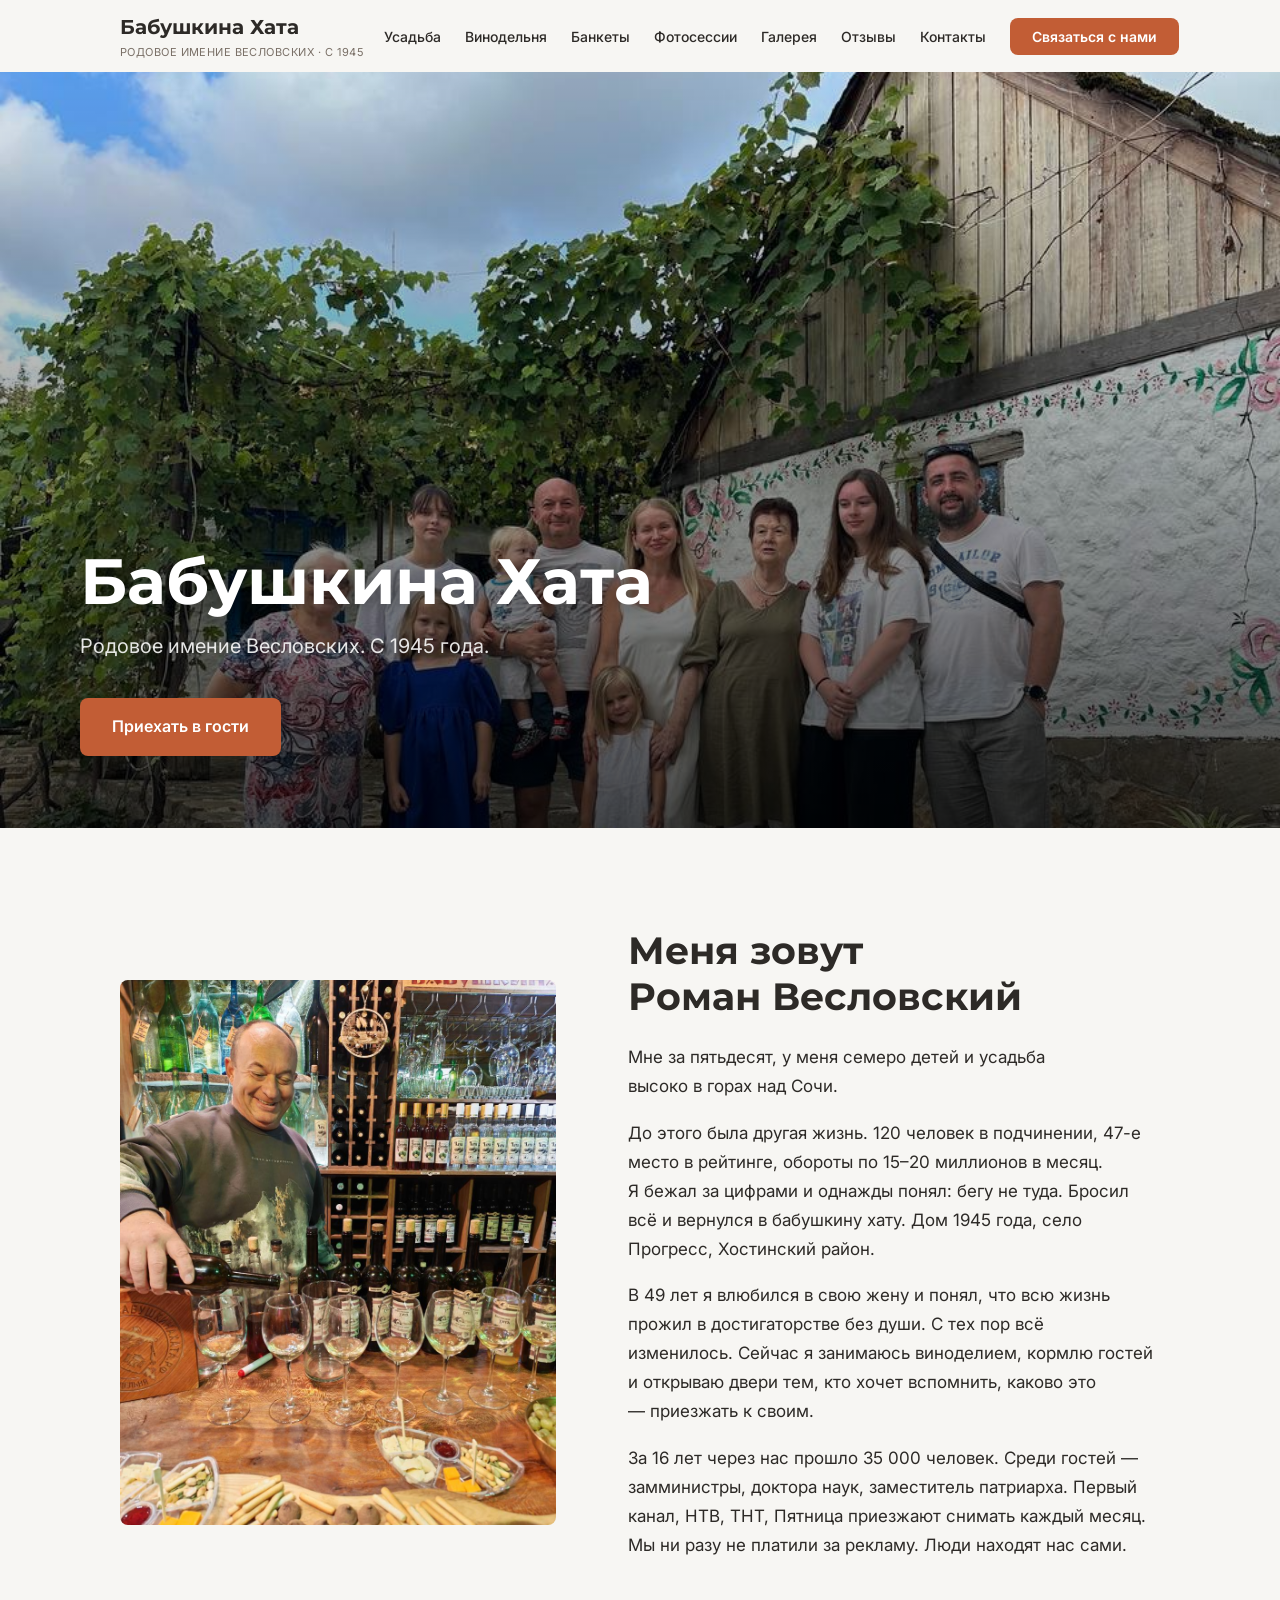
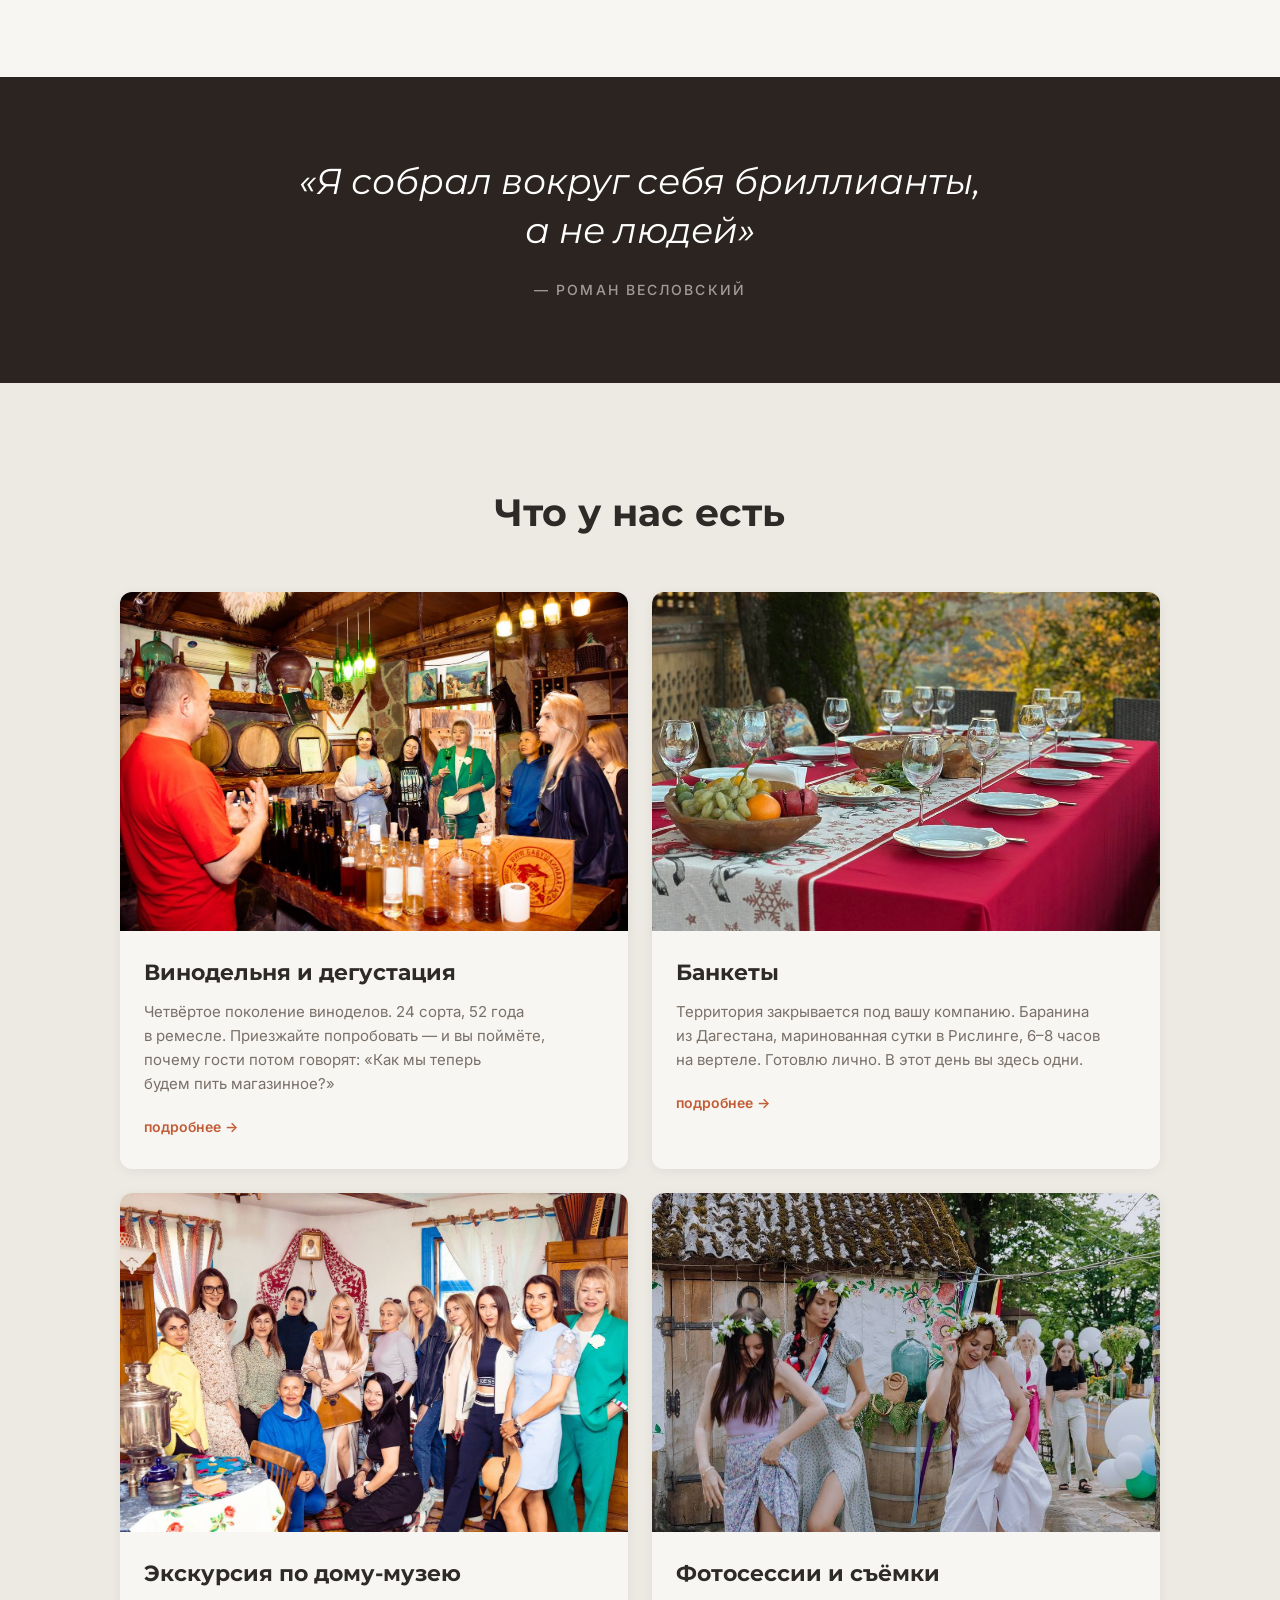
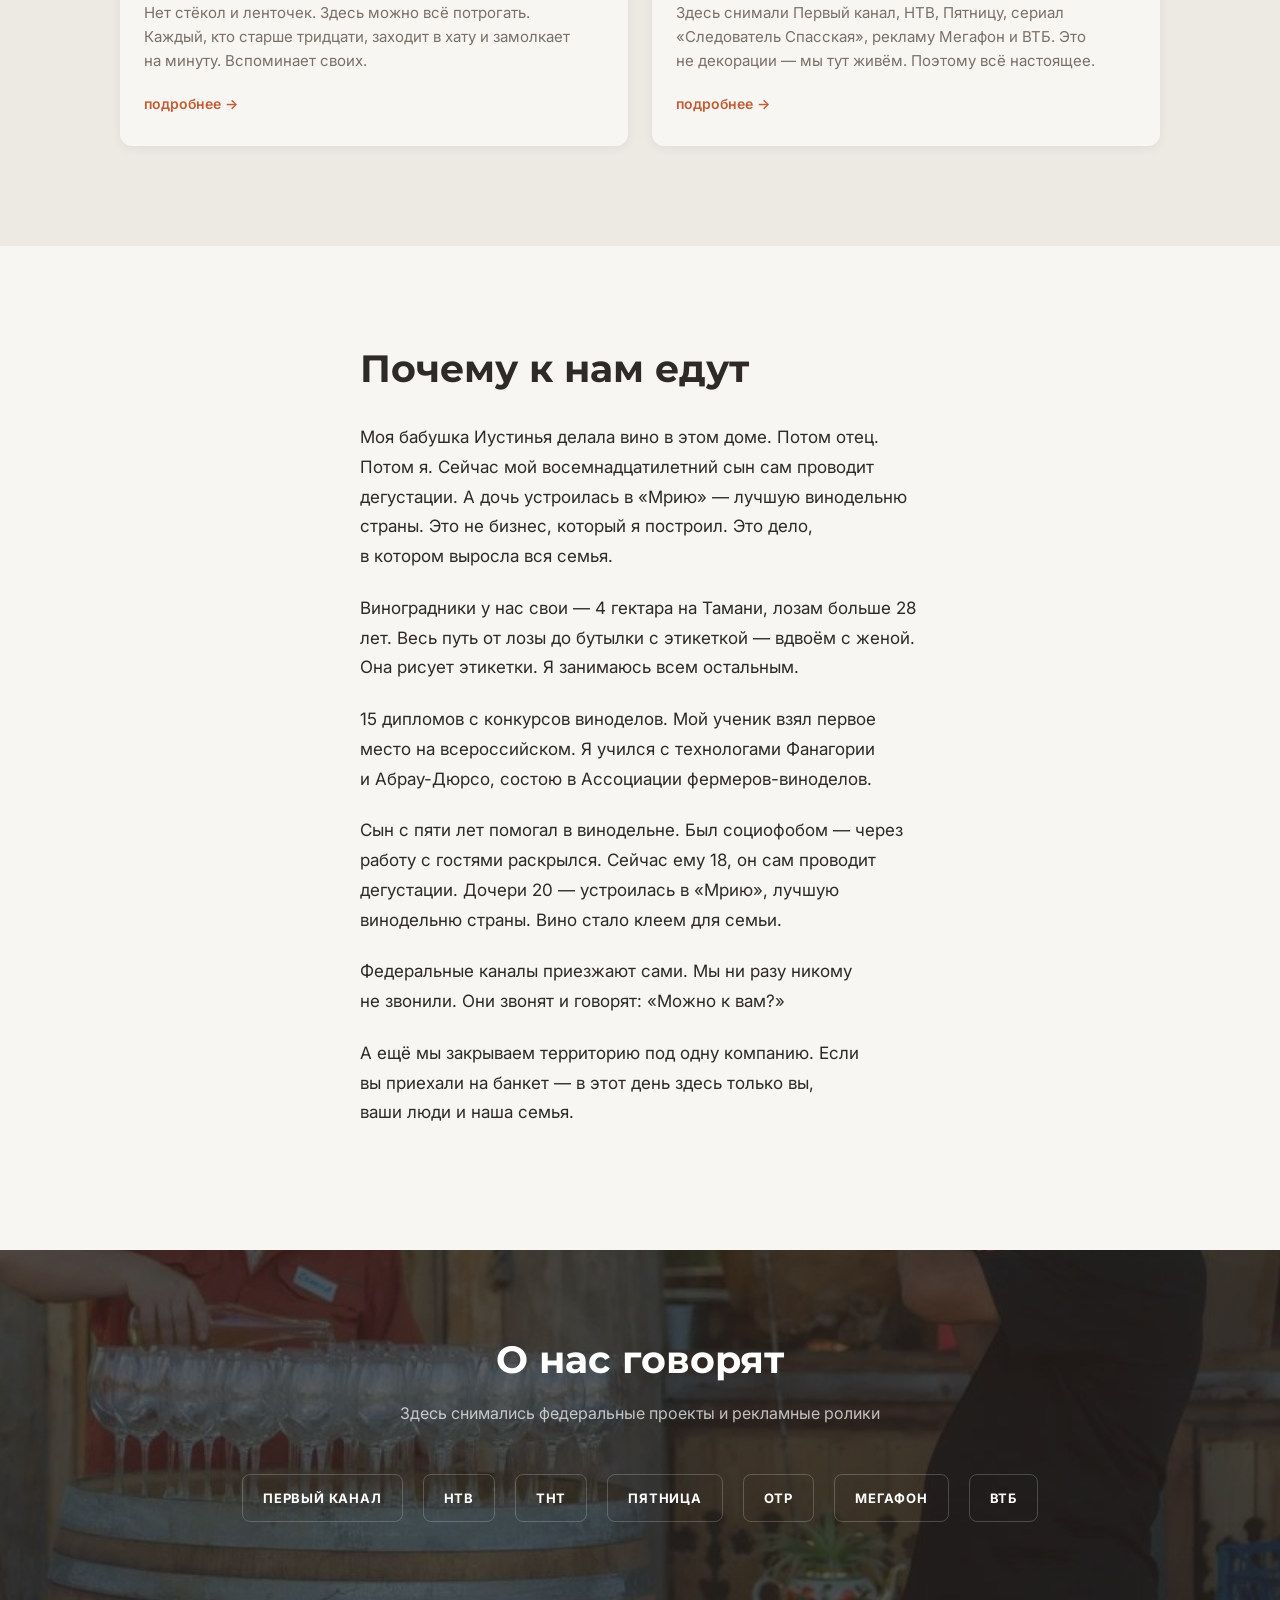
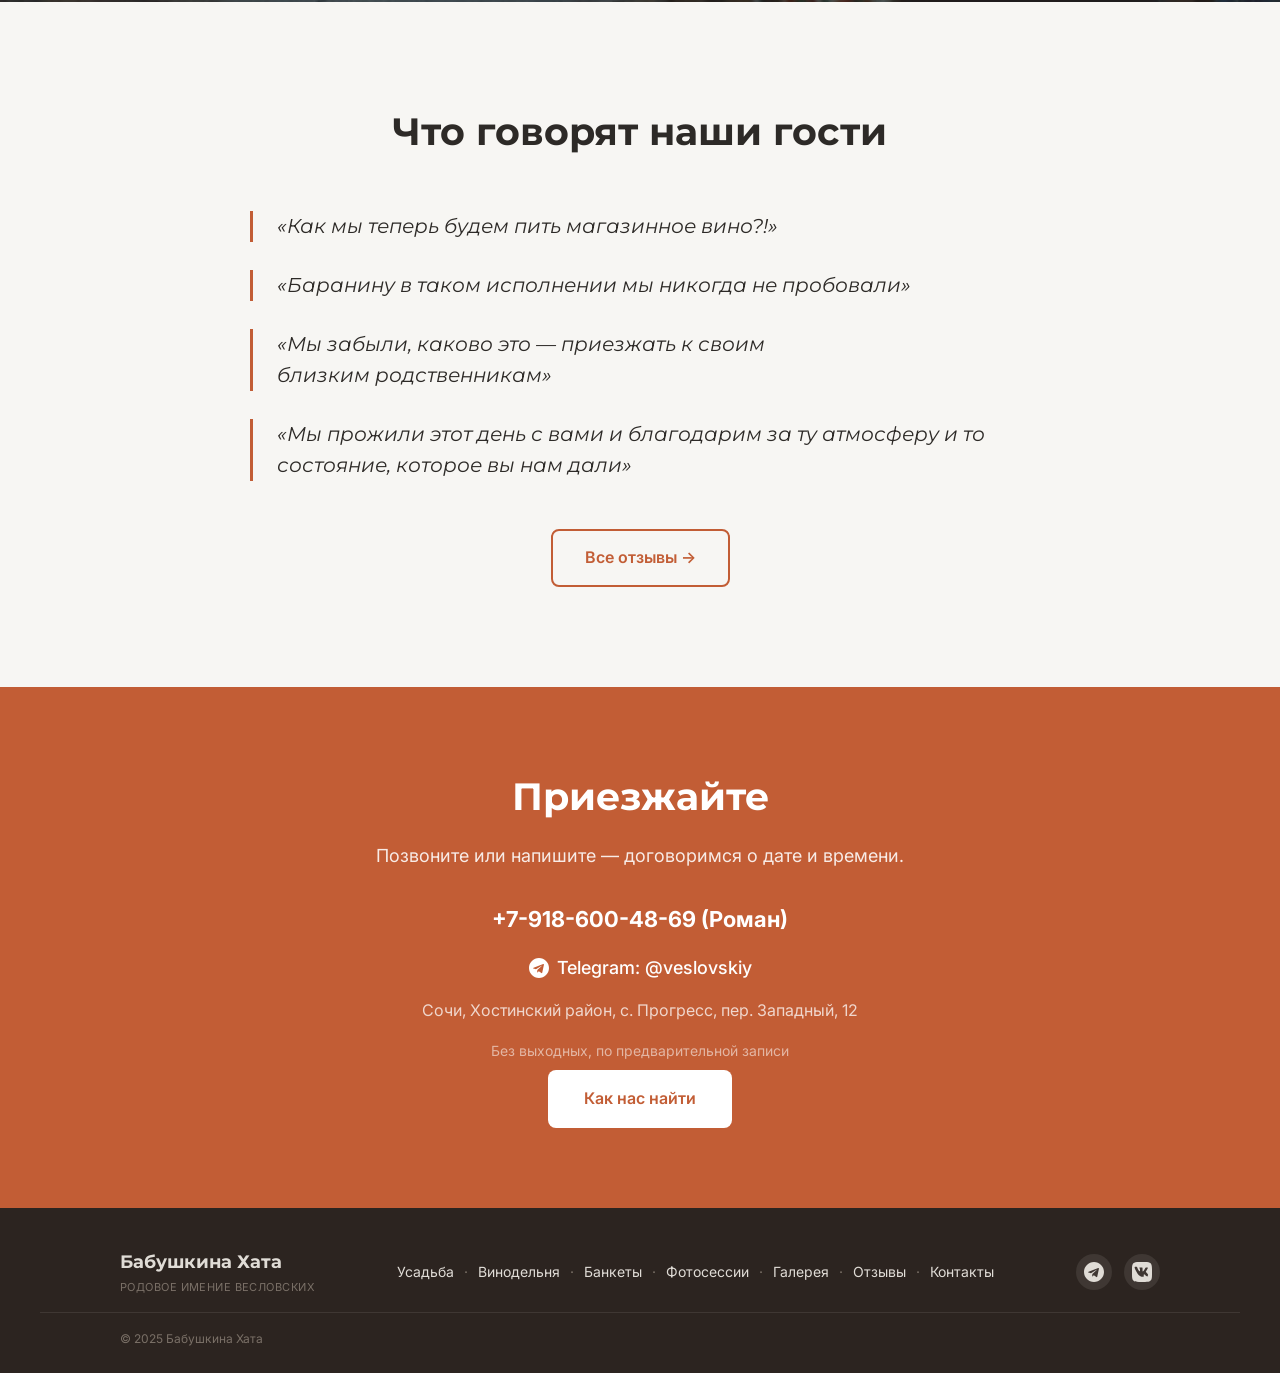
<file: index.html>
<!doctype html>
<html lang="ru">
<head>
<meta charset="utf-8"/>
<meta name="viewport" content="width=device-width, initial-scale=1"/>
<title>Бабушкина Хата — родовое имение Весловских · с 1945 года · Сочи</title>
<meta name="description" content="Родовое имение Весловских в горах над Сочи. Хата-музей 1945 года, семейная винодельня, банкеты до 30 гостей. Приезжайте в гости."/>
<link rel="preconnect" href="https://fonts.googleapis.com"/>
<link rel="preconnect" href="https://fonts.gstatic.com" crossorigin=""/>
<link href="https://fonts.googleapis.com/css2?family=Montserrat:wght@400;600;700&family=Inter:wght@400;500;600&display=swap" rel="stylesheet"/>
<style>
/* ── СБРОС ── */
*, *::before, *::after { box-sizing: border-box; margin: 0; padding: 0; }
html { scroll-behavior: smooth; }
body { overflow-x: hidden; font-family: 'Inter', sans-serif; background: #F7F6F3; color: #2D2A27; font-size: 18px; line-height: 1.6; -webkit-font-smoothing: antialiased; }
h1, h2, h3 { text-wrap: balance; }
p { text-wrap: pretty; }
img { display: block; max-width: 100%; }
a { color: #C25D35; text-decoration: none; }
a:hover { color: #A34D2B; }

/* ── ПЕРЕМЕННЫЕ ── */
:root {
  --bg: #F7F6F3; --bg2: #EDEAE4; --dark: #2C2420;
  --text: #2D2A27; --text2: #7A7067;
  --accent: #C25D35; --accent-hover: #A34D2B;
  --olive: #5A7247; --border: #E0DCD6;
  --max: 1200px; --side: 80px; --gap: 100px;
}

/* ── ХЕДЕР ── */
.site-header { position: fixed; top: 0; left: 0; right: 0; z-index: 100; background: var(--bg); height: 72px; display: flex; align-items: center; transition: box-shadow .2s; }
.site-header.scrolled { box-shadow: 0 2px 8px rgba(0,0,0,.06); }
.h-inner { max-width: var(--max); margin: 0 auto; padding: 0 var(--side); width: 100%; display: flex; align-items: center; justify-content: space-between; gap: 20px; }
.logo { display: flex; flex-direction: column; gap: 1px; text-decoration: none; flex-shrink: 0; }
.logo-t { font-family: 'Montserrat', sans-serif; font-size: 20px; font-weight: 700; color: var(--text); }
.logo-s { font-size: 11px; color: var(--text2); letter-spacing: .04em; text-transform: uppercase; }
.nav { display: flex; align-items: center; gap: 24px; list-style: none; }
.nav a { font-size: 14px; font-weight: 500; color: var(--text); transition: color .15s; white-space: nowrap; }
.nav a:hover { color: var(--accent); }
.nav-cta { background: var(--accent); color: #fff !important; padding: 10px 22px; border-radius: 8px; font-weight: 600 !important; transition: background .2s !important; }
.nav-cta:hover { background: var(--accent-hover) !important; }
.burger { display: none; flex-direction: column; gap: 5px; cursor: pointer; padding: 8px; background: none; border: none; }
.burger span { display: block; width: 24px; height: 2px; background: var(--text); border-radius: 2px; }
.mob-overlay { display: none; position: fixed; inset: 0; background: rgba(44,36,32,.55); z-index: 200; }
.mob-overlay.open { display: block; }
.mob-panel { position: fixed; top: 0; right: 0; bottom: 0; width: 280px; background: var(--bg); z-index: 201; transform: translateX(100%); transition: transform .3s; padding: 80px 32px 40px; display: flex; flex-direction: column; gap: 8px; }
.mob-panel.open { transform: translateX(0); }
.mob-panel a { font-size: 18px; font-weight: 500; color: var(--text); padding: 10px 0; border-bottom: 1px solid var(--border); }
.mob-panel .nav-cta { margin-top: 16px; text-align: center; padding: 14px 22px; border: none; }
.mob-close { position: absolute; top: 20px; right: 20px; background: none; border: none; font-size: 28px; cursor: pointer; color: var(--text2); }

/* ── HERO ── */
.hero { position: relative; height: 92vh; min-height: 600px; display: flex; align-items: flex-end; overflow: hidden; }
.hero-img { position: absolute; inset: 0; width: 100%; height: 100%; object-fit: cover; object-position: center 25%; }
.hero-grad { position: absolute; inset: 0; background: linear-gradient(to top, rgba(0,0,0,.72) 0%, rgba(0,0,0,.35) 45%, transparent 100%); }
.hero-body { position: relative; z-index: 2; padding: 0 var(--side) 72px; max-width: 780px;  max-width: 100%; }
.hero-body h1 { font-family: 'Montserrat', sans-serif; font-size: 64px; font-weight: 700; color: #fff; line-height: 1.08; margin-bottom: 14px; text-shadow: 0 2px 20px rgba(0,0,0,.4);  word-wrap: break-word; overflow-wrap: break-word; }
.hero-body .sub { font-size: 20px; color: rgba(255,255,255,.88); margin-bottom: 36px; }
.hero-btns { display: flex; gap: 14px; flex-wrap: wrap; }
.btn-p { display: inline-block; background: var(--accent); color: #fff; padding: 16px 32px; border-radius: 8px; font-size: 16px; font-weight: 600; transition: background .2s; }
.btn-p:hover { background: var(--accent-hover); color: #fff; }
.btn-s { display: inline-block; border: 2px solid rgba(255,255,255,.65); color: #fff; padding: 14px 30px; border-radius: 8px; font-size: 16px; font-weight: 500; transition: all .2s; background: transparent; }
.btn-s:hover { background: rgba(255,255,255,.12); border-color: #fff; color: #fff; }

/* ── ОБЩЕ ── */
.sec { padding: var(--gap) 0; }
.cnt { max-width: var(--max); margin: 0 auto; padding: 0 var(--side); }
.eyebrow { font-size: 13px; font-weight: 600; letter-spacing: .1em; text-transform: uppercase; color: var(--text2); margin-bottom: 14px; }
.link-arr { font-size: 15px; font-weight: 600; color: var(--accent); display: inline-flex; align-items: center; gap: 4px; transition: gap .2s; margin-top: 10px; }
.link-arr:hover { gap: 8px; color: var(--accent-hover); }

/* ── ОБО МНЕ ── */
.about-grid { display: grid; grid-template-columns: 45fr 55fr; gap: 72px; align-items: center; }
.about-photo { border-radius: 8px; overflow: hidden; aspect-ratio: 4/5; }
.about-photo img { width: 100%; height: 100%; object-fit: cover; }
.about-text h2 { font-family: 'Montserrat', sans-serif; font-size: 38px; font-weight: 700; color: var(--text); line-height: 1.2; margin-bottom: 24px; }
.about-text p { font-size: 17px; color: var(--text); line-height: 1.7; max-width: 560px; margin-bottom: 18px; }

/* ── ЦИТАТА-РАЗДЕЛИТЕЛЬ ── */
.quote-dark { background: var(--dark); padding: 80px var(--side); text-align: center; }
.quote-dark blockquote { font-family: 'Montserrat', sans-serif; font-size: 36px; font-style: italic; color: #fff; max-width: 720px; margin: 0 auto 20px; line-height: 1.35; }
.quote-dark cite { font-size: 14px; font-weight: 500; letter-spacing: .15em; color: rgba(255,255,255,.55); text-transform: uppercase; font-style: normal; }

/* ── КАРТОЧКИ ── */
.cards-head { text-align: center; margin-bottom: 48px; }
.cards-head h2 { font-family: 'Montserrat', sans-serif; font-size: 38px; font-weight: 700; color: var(--text); }
.cards-grid { display: grid; grid-template-columns: repeat(2, 1fr); gap: 24px; }
.card { background: var(--bg); border-radius: 12px; box-shadow: 0 2px 12px rgba(0,0,0,.06); overflow: hidden; transition: transform .22s, box-shadow .22s; }
.card:hover { transform: translateY(-4px); box-shadow: 0 8px 28px rgba(0,0,0,.1); }
.card-img { width: 100%; aspect-ratio: 3/2; object-fit: cover; }
.card-body { padding: 24px 24px 28px; }
.card-body h3 { font-family: 'Montserrat', sans-serif; font-size: 22px; font-weight: 700; color: var(--text); margin-bottom: 10px; }
.card-body p { font-size: 15px; color: var(--text2); line-height: 1.6; margin-bottom: 16px; }
.card-link { font-size: 14px; font-weight: 600; color: var(--accent); display: inline-flex; align-items: center; gap: 4px; transition: gap .2s; }
.card-link:hover { gap: 8px; color: var(--accent-hover); }

/* ── ПОЧЕМУ ЕДУТ ── */
.why-inner { max-width: 720px; margin: 0 auto; padding: 0 var(--side); }
.why-inner h2 { font-family: 'Montserrat', sans-serif; font-size: 38px; font-weight: 700; color: var(--text); margin-bottom: 32px; line-height: 1.2; }
.why-inner p { font-size: 17px; color: var(--text); line-height: 1.75; margin-bottom: 22px; }

/* ── МЕДИА ── */
.media-sec { position: relative; overflow: hidden; }
.media-bg { position: absolute; inset: 0; width: 100%; height: 100%; object-fit: cover; }
.media-overlay { position: absolute; inset: 0; background: rgba(44,36,32,.7); }
.media-body { position: relative; z-index: 2; max-width: var(--max); margin: 0 auto; padding: 80px var(--side); text-align: center; }
.media-body h2 { font-family: 'Montserrat', sans-serif; font-size: 38px; font-weight: 700; color: #fff; margin-bottom: 10px; }
.media-body > p { font-size: 16px; color: rgba(255,255,255,.7); margin-bottom: 48px; }
.logos-row { display: flex; gap: 20px; align-items: center; justify-content: center; flex-wrap: wrap; }
.logo-badge { display: flex; align-items: center; justify-content: center; height: 48px; padding: 0 20px; border: 1px solid rgba(255,255,255,.2); border-radius: 8px; filter: grayscale(1) brightness(2); transition: all .2s; }
.logo-badge:hover { filter: none; border-color: rgba(255,255,255,.5); }
.logo-badge span { font-size: 13px; font-weight: 700; letter-spacing: .06em; text-transform: uppercase; color: #fff; }

/* ── ОТЗЫВЫ ── */
.rev-head { text-align: center; margin-bottom: 48px; }
.rev-head h2 { font-family: 'Montserrat', sans-serif; font-size: 38px; font-weight: 700; color: var(--text); }
.rev-list { max-width: 780px; margin: 0 auto 48px; display: flex; flex-direction: column; gap: 28px; }
.rev-item { border-left: 3px solid var(--accent); padding-left: 24px; }
.rev-item p { font-family: 'Montserrat', sans-serif; font-size: 20px; font-style: italic; color: var(--text); line-height: 1.55; }
.rev-footer { text-align: center; }
.btn-o { display: inline-block; border: 2px solid var(--accent); color: var(--accent); padding: 14px 32px; border-radius: 8px; font-size: 16px; font-weight: 600; transition: all .2s; background: transparent; }
.btn-o:hover { background: var(--accent); color: #fff; }

/* ── CTA ── */
.cta-sec { background: var(--accent); padding: 80px var(--side); text-align: center; }
.cta-sec h2 { font-family: 'Montserrat', sans-serif; font-size: 38px; font-weight: 700; color: #fff; margin-bottom: 14px; }
.cta-sec > p { font-size: 18px; color: rgba(255,255,255,.88); margin-bottom: 8px; }
.cta-phone { display: block; font-size: 22px; font-weight: 700; color: #fff; margin-bottom: 32px; }
.cta-phone:hover { opacity: .85; color: #fff; }
.btn-w { display: inline-block; background: #fff; color: var(--accent); padding: 16px 36px; border-radius: 8px; font-size: 16px; font-weight: 600; transition: all .2s; }
.btn-w:hover { background: var(--bg); color: var(--accent-hover); }

/* ── ФУТЕР ── */
.site-footer { background: var(--dark); padding: 40px 0 24px; }
.f-main { max-width: var(--max); margin: 0 auto; padding: 0 var(--side); display: grid; grid-template-columns: auto 1fr auto; gap: 32px; align-items: center; }
.f-logo { display: flex; flex-direction: column; gap: 2px; text-decoration: none; }
.f-logo-t { font-family: 'Montserrat', sans-serif; font-size: 18px; font-weight: 700; color: #E0DCD6; }
.f-logo-s { font-size: 11px; color: #7A7067; letter-spacing: .04em; text-transform: uppercase; }
.f-nav { display: flex; align-items: center; gap: 10px; flex-wrap: wrap; justify-content: center; }
.f-nav a { font-size: 14px; color: #E0DCD6; transition: color .15s; white-space: nowrap; text-decoration: none; }
.f-nav a:hover { color: #fff; }
.f-sep { color: #7A7067; font-size: 14px; }
.f-soc { display: flex; align-items: center; gap: 12px; }
.soc-ic { display: flex; align-items: center; justify-content: center; width: 36px; height: 36px; border-radius: 50%; background: rgba(224,220,214,.1); color: #E0DCD6; transition: all .2s; }
.soc-ic:hover { background: rgba(224,220,214,.2); color: #fff; }
.f-bot { max-width: var(--max); margin: 16px auto 0; padding: 16px var(--side) 0; border-top: 1px solid rgba(224,220,214,.1); }
.f-bot p { font-size: 12px; color: #7A7067; }

/* ── АДАПТИВ ── */
/* Tablet */
@media (max-width: 1199px) {
  :root { --side: 40px; }
  .about-grid { gap: 48px; }
  .cards-grid { gap: 20px; }
  .nav { gap: 16px; }
  .nav a { font-size: 13px; }
  .nav-cta { display: none; }
  .f-main { grid-template-columns: 1fr 1fr; }
  .f-main > :first-child { grid-column: 1/-1; }
}

/* Mobile */
@media (max-width: 767px) {
  :root { --side: 16px; --gap: 48px; }
  
  /* Хедер */
  .site-header { height: 60px; }
  .h-inner { padding: 0 16px; }
  .nav { display: none; }
  .burger { display: flex; }
  
  /* Hero */
  .hero { height: 70vh; min-height: 420px; }
  .hero-body { padding: 0 16px 40px; }
  .hero-body h1 { font-size: 2rem; }
  .hero-body .sub { font-size: 1rem; margin-bottom: 20px; }
  .hero-btns { flex-direction: column; gap: 10px; }
  .btn-p, .btn-s { text-align: center; width: 100%; }
  
  /* Обо мне */
  .about-grid { grid-template-columns: 1fr; gap: 24px; }
  .about-photo { aspect-ratio: 16/9; }
  .about-text h2 { font-size: 26px; }
  .about-text p { font-size: 16px; max-width: 100%; }
  
  /* Цитата */
  .quote-dark { padding: 56px 16px; }
  .quote-dark blockquote { font-size: 22px; }
  
  /* Карточки */
  .cards-grid { grid-template-columns: 1fr; }
  .cards-head h2 { font-size: 26px; }
  .card-body h3 { font-size: 20px; }
  
  /* Почему едут */
  .why-inner { padding: 0 16px; }
  .why-inner h2 { font-size: 26px; }
  .why-inner p { font-size: 16px; }
  
  /* Медиа */
  .media-body { padding: 48px 16px; }
  .media-body h2 { font-size: 26px; }
  .logos-row { gap: 10px; }
  .logo-badge { padding: 0 12px; height: 40px; }
  .logo-badge span { font-size: 11px; }
  
  /* Отзывы */
  .rev-head h2 { font-size: 26px; }
  .rev-item p { font-size: 17px; }
  
  /* CTA */
  .cta-sec { padding: 48px 16px; }
  .cta-sec h2 { font-size: 24px; }
  .cta-phone { font-size: 1.1rem !important; }
  
  /* Футер */
  .f-main { grid-template-columns: 1fr; gap: 16px; text-align: center; padding: 0 16px; }
  .f-nav { gap: 8px; justify-content: center; }
  .f-soc { justify-content: center; }
  .f-bot { text-align: center; padding: 12px 16px 0; }
  .f-nav a { font-size: 13px; }
  .f-sep { font-size: 13px; }
}

/* Маленькие экраны (iPhone SE, 320px) */
@media (max-width: 374px) {
  .hero-body h1 { font-size: 1.7rem; }
  .logo-t { font-size: 17px; }
  .quote-dark blockquote { font-size: 20px; }
  .cards-head h2, .why-inner h2, .rev-head h2 { font-size: 24px; }
}
</style>
</head>
<body>

<!-- ХЕДЕР -->
<header class="site-header" id="hdr">
  <div class="h-inner">
    <a class="logo" href="index.html">
      <span class="logo-t">Бабушкина Хата</span>
      <span class="logo-s">Родовое имение Весловских · с&nbsp;1945</span>
    </a>
    <nav>
      <ul class="nav">
        <li><a href="usadba.html">Усадьба</a></li>
        <li><a href="vinodelnya.html">Винодельня</a></li>
        <li><a href="banquets.html">Банкеты</a></li>
        <li><a href="photosessions.html">Фотосессии</a></li>
        <li><a href="gallery.html">Галерея</a></li>
        <li><a href="reviews.html">Отзывы</a></li>
        <li><a href="contacts.html">Контакты</a></li>
        <li><a class="nav-cta" href="contacts.html">Связаться с&nbsp;нами</a></li>
      </ul>
    </nav>
    <button class="burger" id="burg" aria-label="Меню"><span></span><span></span><span></span></button>
  </div>
</header>
<div class="mob-overlay" id="mob-ov"></div>
<nav class="mob-panel" id="mob-pn">
  <button class="mob-close" id="mob-cl">×</button>
  <a href="usadba.html">Усадьба</a>
  <a href="vinodelnya.html">Винодельня</a>
  <a href="banquets.html">Банкеты</a>
  <a href="photosessions.html">Фотосессии</a>
  <a href="gallery.html">Галерея</a>
  <a href="reviews.html">Отзывы</a>
  <a href="contacts.html">Контакты</a>
  <a class="nav-cta" href="contacts.html">Связаться с&nbsp;нами</a>
</nav>

<main>

<!-- БЛОК 1: HERO -->
<section class="hero">
  <img class="hero-img" src="assets/photos/photo_500.jpg" alt="Семья Весловских у&nbsp;хаты" loading="eager"/>
  <div class="hero-grad"></div>
  <div class="hero-body">
    <h1>Бабушкина Хата</h1>
    <p class="sub">Родовое имение Весловских. С&nbsp;1945&nbsp;года.</p>
    <div class="hero-btns">
      <a class="btn-p" href="contacts.html">Приехать в&nbsp;гости</a>
    </div>
  </div>
</section>

<!-- БЛОК 2: ОБО МНЕ -->
<section class="sec" style="background:var(--bg)">
  <div class="cnt">
    <div class="about-grid">
      <div class="about-photo">
        <img src="assets/photos/photo_535.jpg" alt="Роман Весловский в&nbsp;дегустационном зале" loading="lazy"/>
      </div>
      <div class="about-text">
        <h2>Меня зовут Роман Весловский</h2>
        <p>Мне за&nbsp;пятьдесят, у&nbsp;меня семеро детей и&nbsp;усадьба высоко в&nbsp;горах над&nbsp;Сочи.</p>
        <p>До&nbsp;этого была другая жизнь. 120 человек в&nbsp;подчинении, 47-е место в&nbsp;рейтинге, обороты по&nbsp;15–20 миллионов в&nbsp;месяц. Я&nbsp;бежал за&nbsp;цифрами и&nbsp;однажды понял: бегу не&nbsp;туда. Бросил всё и&nbsp;вернулся в&nbsp;бабушкину хату. Дом 1945 года, село Прогресс, Хостинский&nbsp;район.</p>
        <p>В&nbsp;49 лет я&nbsp;влюбился в&nbsp;свою жену и&nbsp;понял, что всю жизнь прожил в&nbsp;достигаторстве без&nbsp;души. С&nbsp;тех пор всё изменилось. Сейчас я&nbsp;занимаюсь виноделием, кормлю гостей и&nbsp;открываю двери тем, кто хочет вспомнить, каково это — приезжать к&nbsp;своим.</p>
        <p>За&nbsp;16 лет через нас прошло 35&nbsp;000 человек. Среди гостей — замминистры, доктора наук, заместитель патриарха. Первый канал, НТВ, ТНТ, Пятница приезжают снимать каждый месяц. Мы&nbsp;ни&nbsp;разу не&nbsp;платили за&nbsp;рекламу. Люди находят нас&nbsp;сами.</p>
      </div>
    </div>
  </div>
</section>

<!-- БЛОК 2.5: ЦИТАТА -->
<section class="quote-dark">
  <blockquote>«Я&nbsp;собрал вокруг себя бриллианты, а&nbsp;не&nbsp;людей»</blockquote>
  <cite>— Роман Весловский</cite>
</section>

<!-- БЛОК 3: НАПРАВЛЕНИЯ -->
<section class="sec" style="background:var(--bg2)">
  <div class="cnt">
    <div class="cards-head">
      <h2>Что у&nbsp;нас есть</h2>
    </div>
    <div class="cards-grid">

      <article class="card">
        <img class="card-img" src="assets/photos/photo_230.jpg" alt="Дегустация в&nbsp;погребе" loading="lazy"/>
        <div class="card-body">
          <h3>Винодельня и&nbsp;дегустация</h3>
          <p>Четвёртое поколение виноделов. 24 сорта, 52 года в&nbsp;ремесле. Приезжайте попробовать — и&nbsp;вы&nbsp;поймёте, почему гости потом говорят: «Как мы&nbsp;теперь будем пить магазинное?»</p>
          <a class="card-link" href="vinodelnya.html">подробнее →</a>
        </div>
      </article>

      <article class="card">
        <img class="card-img" src="assets/photos/photo_511.jpg" alt="Сервированный стол, закат" loading="lazy"/>
        <div class="card-body">
          <h3>Банкеты</h3>
          <p>Территория закрывается под вашу компанию. Баранина из&nbsp;Дагестана, маринованная сутки в&nbsp;Рислинге, 6–8 часов на&nbsp;вертеле. Готовлю лично. В&nbsp;этот день вы&nbsp;здесь одни.</p>
          <a class="card-link" href="banquets.html">подробнее →</a>
        </div>
      </article>

      <article class="card">
        <img class="card-img" src="assets/photos/photo_218.jpg" alt="Экскурсия в&nbsp;хате-музее" loading="lazy"/>
        <div class="card-body">
          <h3>Экскурсия по&nbsp;дому-музею</h3>
          <p>Нет стёкол и&nbsp;ленточек. Здесь можно всё потрогать. Каждый, кто старше тридцати, заходит в&nbsp;хату и&nbsp;замолкает на&nbsp;минуту. Вспоминает своих.</p>
          <a class="card-link" href="usadba.html">подробнее →</a>
        </div>
      </article>

      <article class="card">
        <img class="card-img" src="assets/photos/photo_281.jpg" alt="Девушки в&nbsp;венках давят виноград" loading="lazy"/>
        <div class="card-body">
          <h3>Фотосессии и&nbsp;съёмки</h3>
          <p>Здесь снимали Первый канал, НТВ, Пятницу, сериал «Следователь Спасская», рекламу Мегафон и&nbsp;ВТБ. Это не&nbsp;декорации — мы&nbsp;тут живём. Поэтому всё настоящее.</p>
          <a class="card-link" href="photosessions.html">подробнее →</a>
        </div>
      </article>

    </div>
  </div>
</section>

<!-- БЛОК 4: ПОЧЕМУ К НАМ ЕДУТ -->
<section class="sec" style="background:var(--bg)">
  <div class="why-inner">
    <h2>Почему к&nbsp;нам едут</h2>
    <p>Моя бабушка Иустинья делала вино в&nbsp;этом доме. Потом отец. Потом я. Сейчас мой восемнадцатилетний сын сам проводит дегустации. А&nbsp;дочь устроилась в&nbsp;«Мрию» — лучшую винодельню страны. Это не&nbsp;бизнес, который я&nbsp;построил. Это дело, в&nbsp;котором выросла вся&nbsp;семья.</p>
    <p>Виноградники у&nbsp;нас свои — 4 гектара на&nbsp;Тамани, лозам больше 28 лет. Весь путь от&nbsp;лозы до&nbsp;бутылки с&nbsp;этикеткой — вдвоём с&nbsp;женой. Она рисует этикетки. Я&nbsp;занимаюсь всем остальным.</p>
    <p>15 дипломов с&nbsp;конкурсов виноделов. Мой ученик взял первое место на&nbsp;всероссийском. Я&nbsp;учился с&nbsp;технологами Фанагории и&nbsp;Абрау-Дюрсо, состою в&nbsp;Ассоциации фермеров-виноделов.</p>
    <p>Сын с&nbsp;пяти лет помогал в&nbsp;винодельне. Был социофобом — через работу с&nbsp;гостями раскрылся. Сейчас ему 18, он&nbsp;сам проводит дегустации. Дочери 20 — устроилась в&nbsp;«Мрию», лучшую винодельню страны. Вино стало клеем для&nbsp;семьи.</p>
    <p>Федеральные каналы приезжают сами. Мы&nbsp;ни&nbsp;разу никому не&nbsp;звонили. Они звонят и&nbsp;говорят: «Можно к&nbsp;вам?»</p>
    <p>А&nbsp;ещё мы&nbsp;закрываем территорию под одну компанию. Если вы&nbsp;приехали на&nbsp;банкет — в&nbsp;этот день здесь только вы, ваши люди и&nbsp;наша&nbsp;семья.</p>
  </div>
</section>

<!-- БЛОК 5: МЕДИА -->
<section class="sec media-sec" style="padding:0">
  <img class="media-bg" src="assets/photos/photo_484.jpg" alt="Телевизионная съёмка" loading="lazy"/>
  <div class="media-overlay"></div>
  <div class="media-body">
    <h2>О&nbsp;нас говорят</h2>
    <p>Здесь снимались федеральные проекты и&nbsp;рекламные ролики</p>
    <div class="logos-row">
      <div class="logo-badge"><span>Первый канал</span></div>
      <div class="logo-badge"><span>НТВ</span></div>
      <div class="logo-badge"><span>ТНТ</span></div>
      <div class="logo-badge"><span>Пятница</span></div>
      <div class="logo-badge"><span>ОТР</span></div>
      <div class="logo-badge"><span>МегаФон</span></div>
      <div class="logo-badge"><span>ВТБ</span></div>
    </div>
  </div>
</section>

<!-- БЛОК 6: ОТЗЫВЫ -->
<section class="sec" style="background:var(--bg)">
  <div class="cnt">
    <div class="rev-head">
      <h2>Что говорят наши гости</h2>
    </div>
    <div class="rev-list">
      <div class="rev-item">
        <p>«Как мы&nbsp;теперь будем пить магазинное&nbsp;вино?!»</p>
      </div>
      <div class="rev-item">
        <p>«Баранину в&nbsp;таком исполнении мы&nbsp;никогда не&nbsp;пробовали»</p>
      </div>
      <div class="rev-item">
        <p>«Мы&nbsp;забыли, каково это — приезжать к&nbsp;своим близким родственникам»</p>
      </div>
      <div class="rev-item">
        <p>«Мы&nbsp;прожили этот день с&nbsp;вами и&nbsp;благодарим за&nbsp;ту атмосферу и&nbsp;то состояние, которое вы&nbsp;нам&nbsp;дали»</p>
      </div>
    </div>
    <div class="rev-footer">
      <a class="btn-o" href="reviews.html">Все отзывы →</a>
    </div>
  </div>
</section>

<!-- БЛОК 7: КОНТАКТЫ -->
<section class="cta-sec">
  <h2>Приезжайте</h2>
  <p>Позвоните или напишите — договоримся о&nbsp;дате и&nbsp;времени.</p>
  <div style="display:flex; flex-direction:column; gap:16px; align-items:center; margin:32px 0 8px;">
    <a class="cta-phone" href="tel:+79186004869" style="margin-bottom:0;">+7-918-600-48-69 (Роман)</a>
    <a href="https://t.me/veslovskiy" target="_blank" rel="noreferrer" style="font-size:18px; color:#fff; font-weight:500; display:inline-flex; align-items:center; gap:8px;">
      <svg width="20" height="20" viewBox="0 0 24 24" fill="currentColor"><path d="M12 0C5.373 0 0 5.373 0 12s5.373 12 12 12 12-5.373 12-12S18.627 0 12 0zm5.894 8.221l-1.97 9.28c-.145.658-.537.818-1.084.508l-3-2.21-1.447 1.394c-.16.16-.295.295-.605.295l.213-3.053 5.56-5.023c.242-.213-.054-.333-.373-.12l-6.871 4.326-2.962-.924c-.643-.204-.657-.643.136-.953l11.57-4.461c.537-.194 1.006.131.833.941z"/></svg>
      Telegram: @veslovskiy
    </a>
    <p style="font-size:16px; color:rgba(255,255,255,.75); margin:0;">Сочи, Хостинский район, с.&nbsp;Прогресс, пер.&nbsp;Западный, 12</p>
    <p style="font-size:14px; color:rgba(255,255,255,.55); margin:0;">Без выходных, по&nbsp;предварительной записи</p>
  </div>
  <a class="btn-w" href="contacts.html">Как нас найти</a>
</section>

</main>

<!-- ФУТЕР -->
<footer class="site-footer">
  <div class="f-main">
    <a class="f-logo" href="index.html">
      <span class="f-logo-t">Бабушкина Хата</span>
      <span class="f-logo-s">Родовое имение Весловских</span>
    </a>
    <nav class="f-nav">
      <a href="usadba.html">Усадьба</a><span class="f-sep">·</span>
      <a href="vinodelnya.html">Винодельня</a><span class="f-sep">·</span>
      <a href="banquets.html">Банкеты</a><span class="f-sep">·</span>
      <a href="photosessions.html">Фотосессии</a><span class="f-sep">·</span>
      <a href="gallery.html">Галерея</a><span class="f-sep">·</span>
      <a href="reviews.html">Отзывы</a><span class="f-sep">·</span>
      <a href="contacts.html">Контакты</a>
    </nav>
    <div class="f-soc">
      <a href="https://t.me/veslovskiy" target="_blank" rel="noreferrer" title="Telegram" class="soc-ic">
        <svg width="20" height="20" viewBox="0 0 24 24" fill="currentColor"><path d="M12 0C5.373 0 0 5.373 0 12s5.373 12 12 12 12-5.373 12-12S18.627 0 12 0zm5.894 8.221l-1.97 9.28c-.145.658-.537.818-1.084.508l-3-2.21-1.447 1.394c-.16.16-.295.295-.605.295l.213-3.053 5.56-5.023c.242-.213-.054-.333-.373-.12l-6.871 4.326-2.962-.924c-.643-.204-.657-.643.136-.953l11.57-4.461c.537-.194 1.006.131.833.941z"/></svg>
      </a>
      <a href="https://vk.com/public211361808" target="_blank" rel="noreferrer" title="ВКонтакте" class="soc-ic">
        <svg width="20" height="20" viewBox="0 0 24 24" fill="currentColor"><path d="M15.684 0H8.316C1.592 0 0 1.592 0 8.316v7.368C0 22.408 1.592 24 8.316 24h7.368C22.408 24 24 22.408 24 15.684V8.316C24 1.592 22.408 0 15.684 0zm3.692 17.123h-1.744c-.66 0-.862-.525-2.049-1.714-1.033-1.01-1.49-.9-1.49.3v1.414c0 .44-.24.7-.9.7-2.44 0-4.97-1.522-6.64-4.097-2.694-3.83-3.44-6.7-3.44-7.295 0-.36.13-.62.62-.62h1.744c.46 0 .63.21.81.7.88 2.52 2.36 4.737 2.97 4.737.23 0 .33-.1.33-.66V8.84c-.07-1.19-.69-1.29-.69-1.71 0-.22.18-.44.47-.44h2.74c.39 0 .53.21.53.65v3.52c0 .39.17.53.29.53.23 0 .42-.14.84-.56 1.3-1.46 2.23-3.7 2.23-3.7.12-.26.34-.5.8-.5h1.744c.52 0 .64.27.52.65-.22.99-2.33 3.98-2.33 3.98-.18.3-.25.43 0 .76.18.25.77.75 1.16 1.2.72.82 1.27 1.51 1.42 1.99.15.47-.1.71-.57.71z"/></svg>
      </a>
    </div>
  </div>
  <div class="f-bot"><p>© 2025 Бабушкина Хата</p></div>
</footer>

<script>
document.querySelectorAll('p, h1, h2, h3').forEach(function(el){
  el.innerHTML = el.innerHTML.replace(/([^>\s])\s+(\S+)\s*$/, '$1\u00a0$2');
});
var hdr = document.getElementById('hdr');
window.addEventListener('scroll', function(){ hdr.classList.toggle('scrolled', window.scrollY > 10); }, {passive:true});
var burg = document.getElementById('burg'), ov = document.getElementById('mob-ov'), pn = document.getElementById('mob-pn'), cl = document.getElementById('mob-cl');
function oM(){ ov.classList.add('open'); pn.classList.add('open'); document.body.style.overflow='hidden'; }
function cM(){ ov.classList.remove('open'); pn.classList.remove('open'); document.body.style.overflow=''; }
burg.addEventListener('click', oM);
ov.addEventListener('click', cM);
cl.addEventListener('click', cM);
</script>
</body>
</html>
</file>
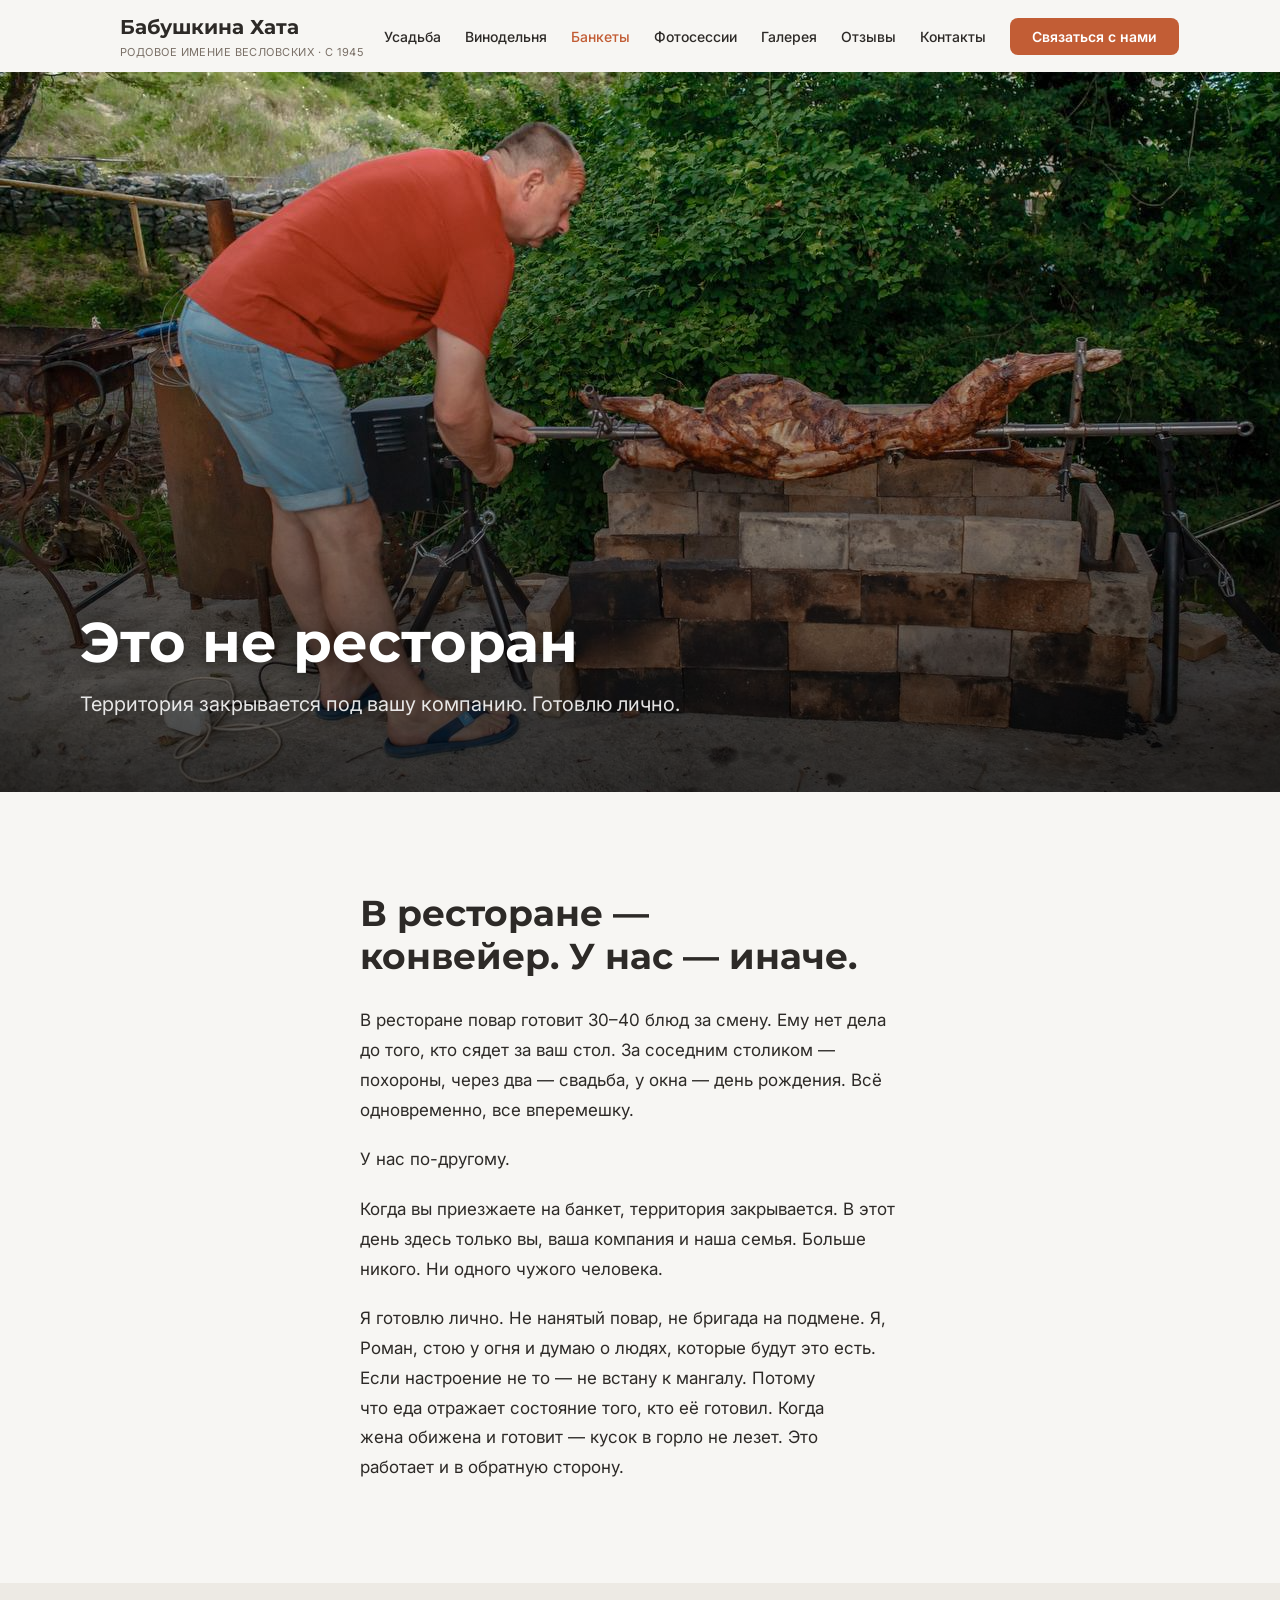
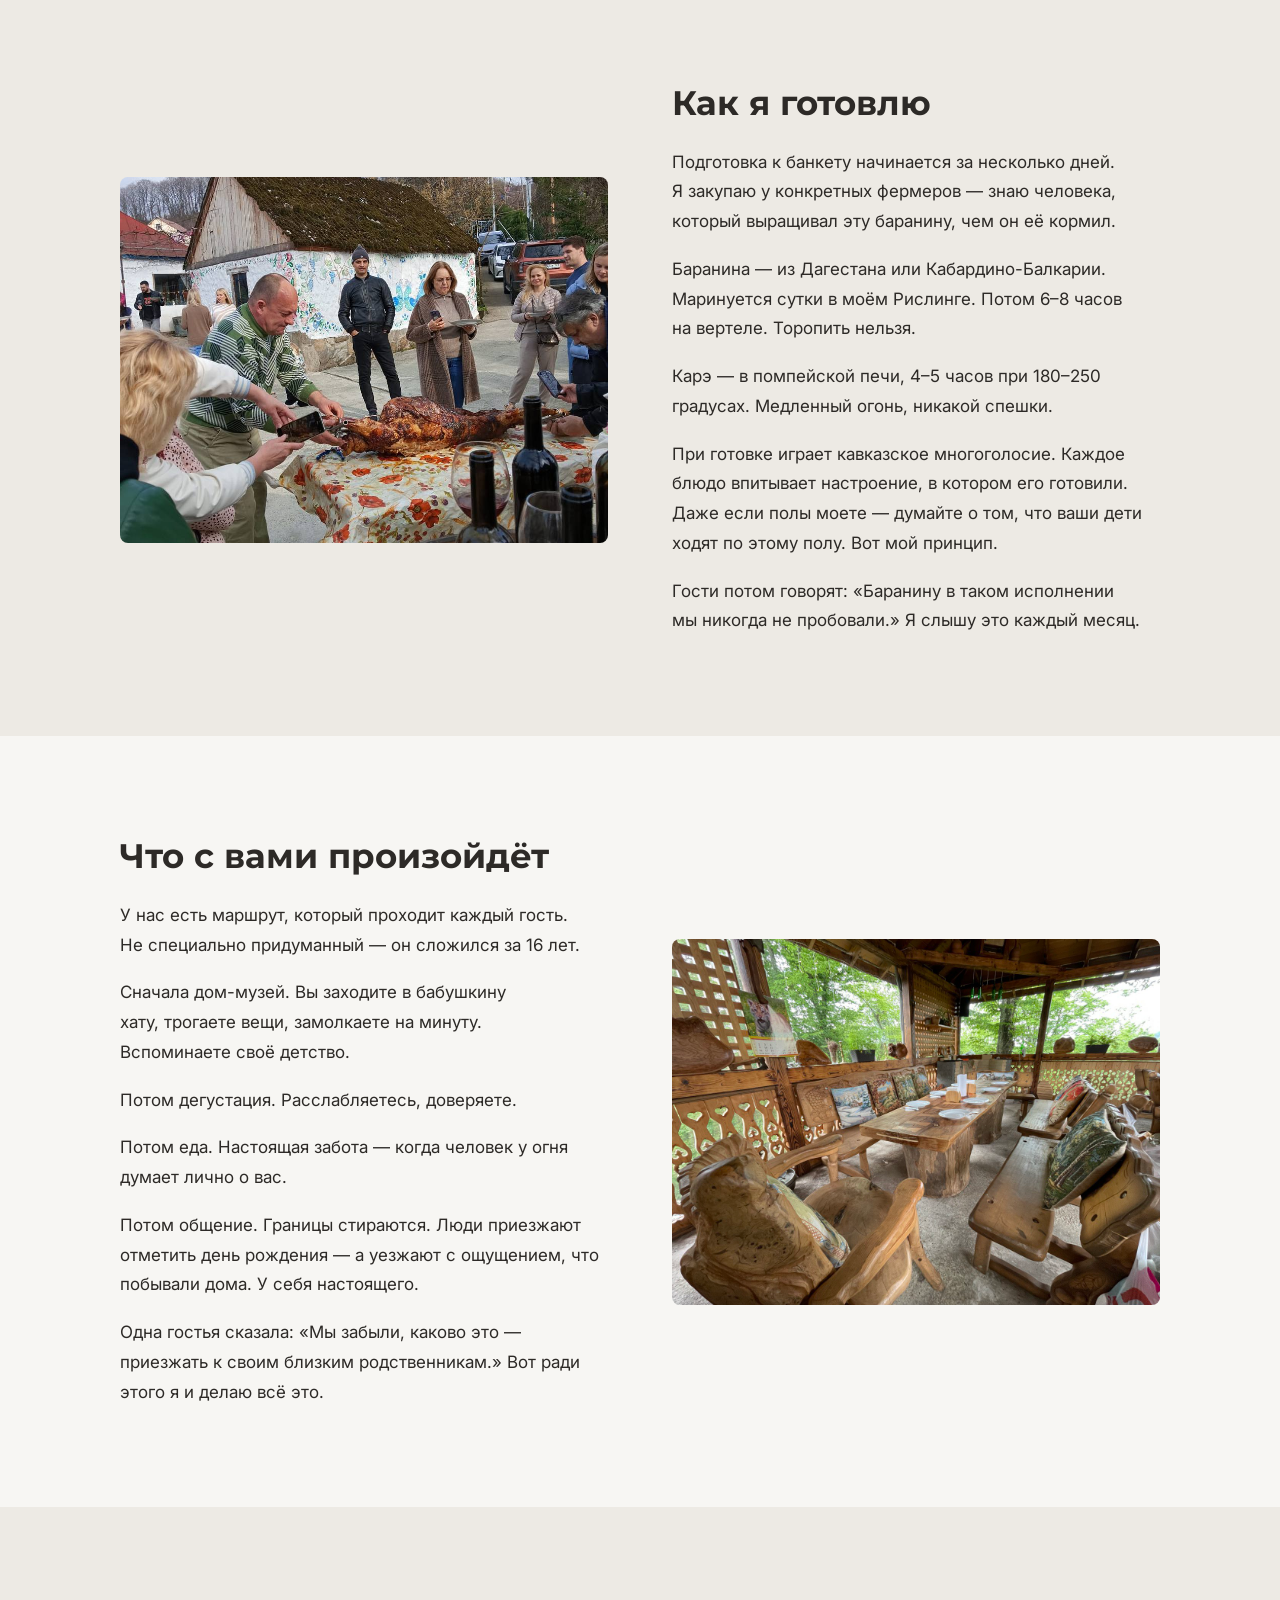
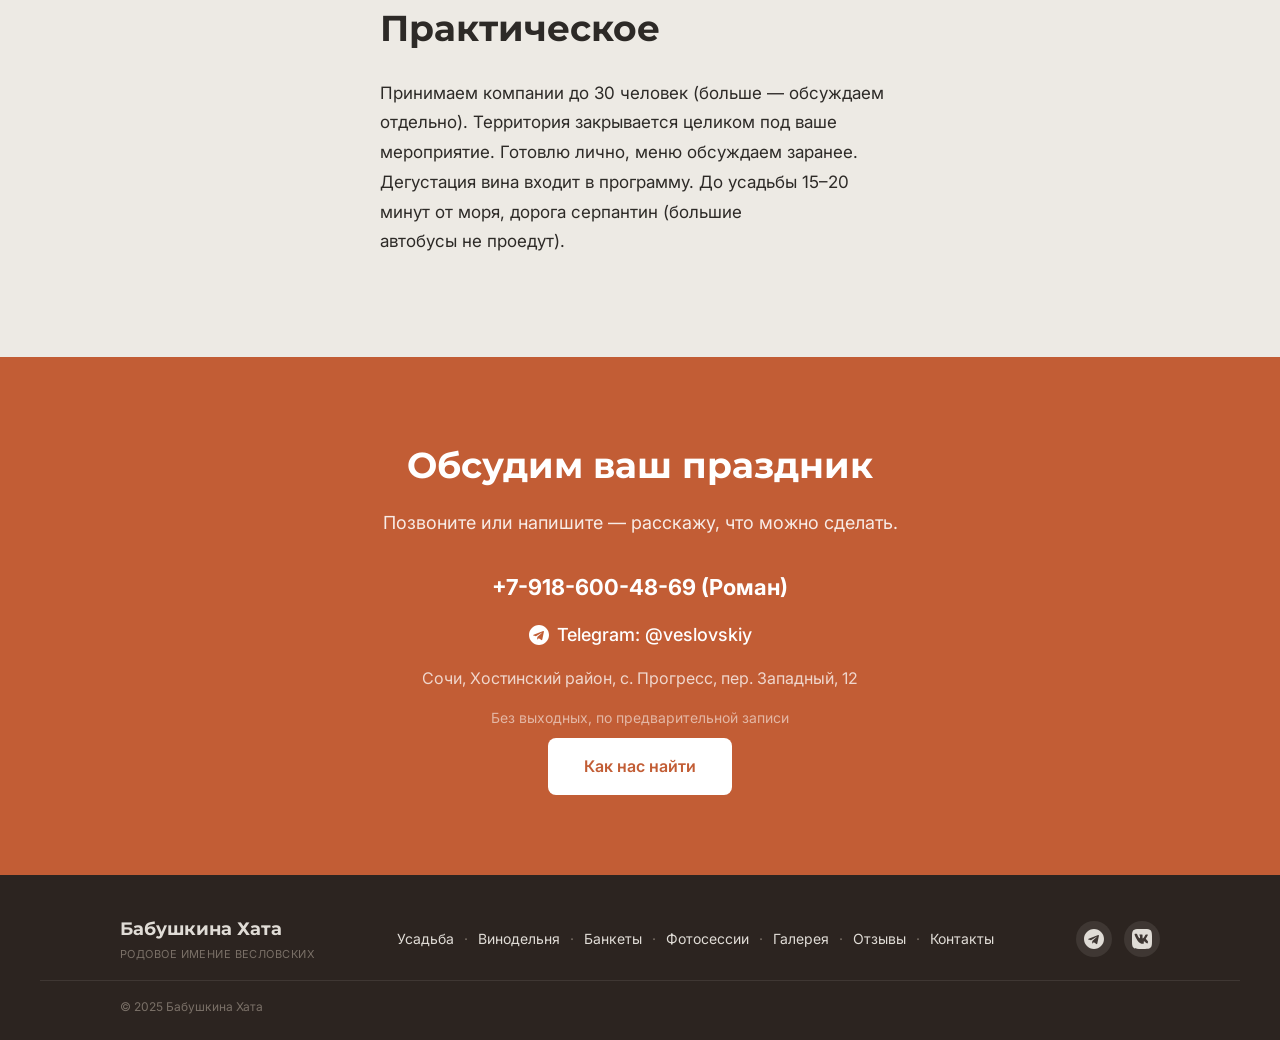
<file: banquets.html>
<!doctype html>
<html lang="ru">
<head>
<meta charset="utf-8"/>
<meta name="viewport" content="width=device-width, initial-scale=1"/>
<title>Банкеты — Бабушкина Хата · Сочи</title>
<meta name="description" content="Банкеты до 30 человек в усадьбе Бабушкина Хата. Закрытая территория, авторское меню от хозяина, своё вино. Сочи, с. Прогресс."/>
<link rel="preconnect" href="https://fonts.googleapis.com"/>
<link rel="preconnect" href="https://fonts.gstatic.com" crossorigin=""/>
<link href="https://fonts.googleapis.com/css2?family=Montserrat:wght@400;600;700&family=Inter:wght@400;500;600&display=swap" rel="stylesheet"/>
<style>
*, *::before, *::after { box-sizing: border-box; margin: 0; padding: 0; }
html { scroll-behavior: smooth; }
body { overflow-x: hidden; font-family: 'Inter', sans-serif; background: #F7F6F3; color: #2D2A27; font-size: 18px; line-height: 1.6; -webkit-font-smoothing: antialiased; }
h1, h2, h3 { text-wrap: balance; }
p { text-wrap: pretty; }
img { display: block; max-width: 100%; }
a { color: #C25D35; text-decoration: none; }
a:hover { color: #A34D2B; }
:root { --bg:#F7F6F3; --bg2:#EDEAE4; --dark:#2C2420; --text:#2D2A27; --text2:#7A7067; --accent:#C25D35; --accent-hover:#A34D2B; --border:#E0DCD6; --max:1200px; --side:80px; --gap:100px; }

.site-header { position: fixed; top: 0; left: 0; right: 0; z-index: 100; background: var(--bg); height: 72px; display: flex; align-items: center; transition: box-shadow .2s; }
.site-header.scrolled { box-shadow: 0 2px 8px rgba(0,0,0,.06); }
.h-inner { max-width: var(--max); margin: 0 auto; padding: 0 var(--side); width: 100%; display: flex; align-items: center; justify-content: space-between; gap: 20px; }
.logo { display: flex; flex-direction: column; gap: 1px; text-decoration: none; flex-shrink: 0; }
.logo-t { font-family: 'Montserrat', sans-serif; font-size: 20px; font-weight: 700; color: var(--text); }
.logo-s { font-size: 11px; color: var(--text2); letter-spacing: .04em; text-transform: uppercase; }
.nav { display: flex; align-items: center; gap: 24px; list-style: none; }
.nav a { font-size: 14px; font-weight: 500; color: var(--text); transition: color .15s; white-space: nowrap; }
.nav a:hover, .nav a.active { color: var(--accent); }
.nav-cta { background: var(--accent); color: #fff !important; padding: 10px 22px; border-radius: 8px; font-weight: 600 !important; transition: background .2s !important; }
.nav-cta:hover { background: var(--accent-hover) !important; }
.burger { display: none; flex-direction: column; gap: 5px; cursor: pointer; padding: 8px; background: none; border: none; }
.burger span { display: block; width: 24px; height: 2px; background: var(--text); border-radius: 2px; }
.mob-overlay { display: none; position: fixed; inset: 0; background: rgba(44,36,32,.55); z-index: 200; }
.mob-overlay.open { display: block; }
.mob-panel { position: fixed; top: 0; right: 0; bottom: 0; width: 280px; background: var(--bg); z-index: 201; transform: translateX(100%); transition: transform .3s; padding: 80px 32px 40px; display: flex; flex-direction: column; gap: 8px; }
.mob-panel.open { transform: translateX(0); }
.mob-panel a { font-size: 18px; font-weight: 500; color: var(--text); padding: 10px 0; border-bottom: 1px solid var(--border); }
.mob-panel .nav-cta { margin-top: 16px; text-align: center; padding: 14px 22px; border: none; }
.mob-close { position: absolute; top: 20px; right: 20px; background: none; border: none; font-size: 28px; cursor: pointer; color: var(--text2); }

.hero { position: relative; height: 80vh; min-height: 520px; margin-top: 72px; display: flex; align-items: flex-end; overflow: hidden; }
.hero img { position: absolute; inset: 0; width: 100%; height: 100%; object-fit: cover; object-position: center 60%; }
.hero-grad { position: absolute; inset: 0; background: linear-gradient(to top, rgba(0,0,0,.72) 0%, rgba(0,0,0,.3) 50%, transparent 100%); }
.hero-body { position: relative; z-index: 2; padding: 0 var(--side) 72px; max-width: 800px;  max-width: 100%; }
.hero-body h1 { font-family: 'Montserrat', sans-serif; font-size: 56px; font-weight: 700; color: #fff; line-height: 1.1; margin-bottom: 14px; text-shadow: 0 2px 16px rgba(0,0,0,.4);  word-wrap: break-word; overflow-wrap: break-word; }
.hero-body p { font-size: 20px; color: rgba(255,255,255,.88); }

.sec { padding: var(--gap) 0; }
.cnt { max-width: var(--max); margin: 0 auto; padding: 0 var(--side); }
.prose { max-width: 720px; margin: 0 auto; padding: 0 var(--side); }
.prose h2 { font-family: 'Montserrat', sans-serif; font-size: 36px; font-weight: 700; color: var(--text); line-height: 1.2; margin-bottom: 28px; }
.prose p { font-size: 17px; color: var(--text); line-height: 1.75; margin-bottom: 20px; }
.prose p:last-of-type { margin-bottom: 0; }
.prose-sm { max-width: 680px; }

.two { display: grid; grid-template-columns: 1fr 1fr; gap: 64px; align-items: center; }
.two.rev .col-ph { order: -1; }
.col-ph { border-radius: 8px; overflow: hidden; aspect-ratio: 4/3; }
.col-ph img { width: 100%; height: 100%; object-fit: cover; }
.col-tx h2 { font-family: 'Montserrat', sans-serif; font-size: 34px; font-weight: 700; color: var(--text); line-height: 1.2; margin-bottom: 24px; }
.col-tx p { font-size: 17px; color: var(--text); line-height: 1.75; margin-bottom: 18px; max-width: 540px; }
.col-tx p:last-of-type { margin-bottom: 0; }

.cta-sec { background: var(--accent); padding: 80px var(--side); text-align: center; }
.cta-sec h2 { font-family: 'Montserrat', sans-serif; font-size: 36px; font-weight: 700; color: #fff; margin-bottom: 14px; }
.cta-sec > p { font-size: 18px; color: rgba(255,255,255,.88); margin-bottom: 8px; }
.cta-phone { display: block; font-size: 22px; font-weight: 700; color: #fff; }
.cta-phone:hover { opacity: .85; color: #fff; }
.btn-w { display: inline-block; background: #fff; color: var(--accent); padding: 16px 36px; border-radius: 8px; font-size: 16px; font-weight: 600; transition: all .2s; }
.btn-w:hover { background: var(--bg); color: var(--accent-hover); }

.site-footer { background: var(--dark); padding: 40px 0 24px; }
.f-main { max-width: var(--max); margin: 0 auto; padding: 0 var(--side); display: grid; grid-template-columns: auto 1fr auto; gap: 32px; align-items: center; }
.f-logo { display: flex; flex-direction: column; gap: 2px; text-decoration: none; }
.f-logo-t { font-family: 'Montserrat', sans-serif; font-size: 18px; font-weight: 700; color: #E0DCD6; }
.f-logo-s { font-size: 11px; color: #7A7067; letter-spacing: .04em; text-transform: uppercase; }
.f-nav { display: flex; align-items: center; gap: 10px; flex-wrap: wrap; justify-content: center; }
.f-nav a { font-size: 14px; color: #E0DCD6; transition: color .15s; white-space: nowrap; text-decoration: none; }
.f-nav a:hover { color: #fff; }
.f-sep { color: #7A7067; font-size: 14px; }
.f-soc { display: flex; align-items: center; gap: 12px; }
.soc-ic { display: flex; align-items: center; justify-content: center; width: 36px; height: 36px; border-radius: 50%; background: rgba(224,220,214,.1); color: #E0DCD6; transition: all .2s; }
.soc-ic:hover { background: rgba(224,220,214,.2); color: #fff; }
.f-bot { max-width: var(--max); margin: 16px auto 0; padding: 16px var(--side) 0; border-top: 1px solid rgba(224,220,214,.1); }
.f-bot p { font-size: 12px; color: #7A7067; }

@media (max-width: 1199px) { :root { --side: 40px; } .two { gap: 40px; } .f-main { grid-template-columns: 1fr 1fr; } .f-main > :first-child { grid-column: 1/-1; } }

/* Tablet */
@media (max-width: 1199px) {
  .nav { gap: 16px; }
  .nav a { font-size: 13px; }
  .nav-cta { display: none; }
}
@media (max-width: 767px) {
  :root { --side: 16px; --gap: 56px; }
  .site-header { height: 60px; } .nav { display: none; } .burger { display: flex; }
  .h-inner { padding: 0 16px; }
  .hero { height: 65vh; } .hero-body h1 { font-size: 2rem; } .hero-body p { font-size: 1rem; }
  .two { grid-template-columns: 1fr; gap: 28px; } .two.rev .col-ph { order: 0; }
  .col-ph { aspect-ratio: 16/9; }
  .col-tx h2, .prose h2 { font-size: 26px; }
  .col-tx p, .prose p { font-size: 16px; }
  .cta-sec { padding: 48px 16px; }
  .cta-sec h2 { font-size: 26px; } .cta-phone { font-size: 1.2rem; }
  .f-main { grid-template-columns: 1fr; gap: 20px; text-align: center; }
  .f-nav, .f-soc { justify-content: center; } .f-bot { text-align: center; }
}

/* Small screens */
@media (max-width: 374px) {
  .hero-body h1, .page-hero-content h1 { font-size: 1.7rem !important; }
  .logo-t { font-size: 17px; }
}
</style>
</head>
<body>

<header class="site-header" id="hdr">
  <div class="h-inner">
    <a class="logo" href="index.html"><span class="logo-t">Бабушкина Хата</span><span class="logo-s">Родовое имение Весловских · с&nbsp;1945</span></a>
    <nav><ul class="nav">
      <li><a href="usadba.html">Усадьба</a></li>
      <li><a href="vinodelnya.html">Винодельня</a></li>
      <li><a href="banquets.html" class="active">Банкеты</a></li>
      <li><a href="photosessions.html">Фотосессии</a></li>
      <li><a href="gallery.html">Галерея</a></li>
      <li><a href="reviews.html">Отзывы</a></li>
      <li><a href="contacts.html">Контакты</a></li>
      <li><a class="nav-cta" href="contacts.html">Связаться с&nbsp;нами</a></li>
    </ul></nav>
    <button class="burger" id="burg" aria-label="Меню"><span></span><span></span><span></span></button>
  </div>
</header>
<div class="mob-overlay" id="mob-ov"></div>
<nav class="mob-panel" id="mob-pn">
  <button class="mob-close" id="mob-cl">×</button>
  <a href="usadba.html">Усадьба</a><a href="vinodelnya.html">Винодельня</a><a href="banquets.html">Банкеты</a><a href="photosessions.html">Фотосессии</a><a href="gallery.html">Галерея</a><a href="reviews.html">Отзывы</a><a href="contacts.html">Контакты</a>
  <a class="nav-cta" href="contacts.html">Связаться с&nbsp;нами</a>
</nav>

<main>

<!-- 1: HERO -->
<section class="hero">
  <img src="assets/photos/photo_367.jpg" alt="Банкет у&nbsp;стены хаты" loading="eager"/>
  <div class="hero-grad"></div>
  <div class="hero-body">
    <h1>Это не&nbsp;ресторан</h1>
    <p>Территория закрывается под вашу компанию. Готовлю лично.</p>
  </div>
</section>

<!-- 2: КОНТРАСТ -->
<section class="sec" style="background:var(--bg)">
  <div class="prose">
    <h2>В&nbsp;ресторане — конвейер. У&nbsp;нас — иначе.</h2>
    <p>В&nbsp;ресторане повар готовит 30–40 блюд за&nbsp;смену. Ему нет дела до&nbsp;того, кто сядет за&nbsp;ваш стол. За&nbsp;соседним столиком — похороны, через два — свадьба, у&nbsp;окна — день рождения. Всё одновременно, все вперемешку.</p>
    <p>У&nbsp;нас по-другому.</p>
    <p>Когда вы&nbsp;приезжаете на&nbsp;банкет, территория закрывается. В&nbsp;этот день здесь только вы, ваша компания и&nbsp;наша семья. Больше никого. Ни&nbsp;одного чужого человека.</p>
    <p>Я&nbsp;готовлю лично. Не&nbsp;нанятый повар, не&nbsp;бригада на&nbsp;подмене. Я, Роман, стою у&nbsp;огня и&nbsp;думаю о&nbsp;людях, которые будут это есть. Если настроение не&nbsp;то — не&nbsp;встану к&nbsp;мангалу. Потому что еда отражает состояние того, кто её готовил. Когда жена обижена и&nbsp;готовит — кусок в&nbsp;горло не&nbsp;лезет. Это работает и&nbsp;в&nbsp;обратную сторону.</p>
  </div>
</section>

<!-- 3: КАК Я ГОТОВЛЮ -->
<section class="sec" style="background:var(--bg2)">
  <div class="cnt">
    <div class="two rev">
      <div class="col-tx">
        <h2>Как я&nbsp;готовлю</h2>
        <p>Подготовка к&nbsp;банкету начинается за&nbsp;несколько дней. Я&nbsp;закупаю у&nbsp;конкретных фермеров — знаю человека, который выращивал эту баранину, чем он&nbsp;её кормил.</p>
        <p>Баранина — из&nbsp;Дагестана или Кабардино-Балкарии. Маринуется сутки в&nbsp;моём Рислинге. Потом 6–8 часов на&nbsp;вертеле. Торопить нельзя.</p>
        <p>Карэ — в&nbsp;помпейской печи, 4–5 часов при 180–250 градусах. Медленный огонь, никакой спешки.</p>
        <p>При готовке играет кавказское многоголосие. Каждое блюдо впитывает настроение, в&nbsp;котором его готовили. Даже если полы моете — думайте о&nbsp;том, что ваши дети ходят по&nbsp;этому полу. Вот мой принцип.</p>
        <p>Гости потом говорят: «Баранину в&nbsp;таком исполнении мы&nbsp;никогда не&nbsp;пробовали.» Я&nbsp;слышу это каждый месяц.</p>
      </div>
      <div class="col-ph">
        <img src="assets/photos/photo_395.jpg" alt="Мясо на&nbsp;огне" loading="lazy"/>
      </div>
    </div>
  </div>
</section>

<!-- 4: ЧТО С ВАМИ ПРОИЗОЙДЁТ -->
<section class="sec" style="background:var(--bg)">
  <div class="cnt">
    <div class="two">
      <div class="col-tx">
        <h2>Что с&nbsp;вами произойдёт</h2>
        <p>У&nbsp;нас есть маршрут, который проходит каждый гость. Не&nbsp;специально придуманный — он&nbsp;сложился за&nbsp;16 лет.</p>
        <p>Сначала дом-музей. Вы&nbsp;заходите в&nbsp;бабушкину хату, трогаете вещи, замолкаете на&nbsp;минуту. Вспоминаете своё детство.</p>
        <p>Потом дегустация. Расслабляетесь, доверяете.</p>
        <p>Потом еда. Настоящая забота — когда человек у&nbsp;огня думает лично о&nbsp;вас.</p>
        <p>Потом общение. Границы стираются. Люди приезжают отметить день рождения — а&nbsp;уезжают с&nbsp;ощущением, что побывали дома. У&nbsp;себя настоящего.</p>
        <p>Одна гостья сказала: «Мы&nbsp;забыли, каково это — приезжать к&nbsp;своим близким родственникам.» Вот ради этого я&nbsp;и&nbsp;делаю всё это.</p>
      </div>
      <div class="col-ph">
        <img src="assets/photos/photo_368.jpg" alt="Банкетная беседка" loading="lazy"/>
      </div>
    </div>
  </div>
</section>

<!-- 5: ПРАКТИЧЕСКОЕ -->
<section class="sec" style="background:var(--bg2)">
  <div class="prose prose-sm">
    <h2>Практическое</h2>
    <p>Принимаем компании до&nbsp;30 человек (больше — обсуждаем отдельно). Территория закрывается целиком под ваше мероприятие. Готовлю лично, меню обсуждаем заранее. Дегустация вина входит в&nbsp;программу. До&nbsp;усадьбы 15–20 минут от&nbsp;моря, дорога серпантин (большие автобусы не&nbsp;проедут).</p>
  </div>
</section>

<!-- 6: CTA -->
<section class="cta-sec">
  <h2>Обсудим ваш праздник</h2>
  <p>Позвоните или напишите — расскажу, что можно сделать.</p>
  <div style="display:flex; flex-direction:column; gap:16px; align-items:center; margin:32px 0 8px;">
    <a class="cta-phone" href="tel:+79186004869" style="margin-bottom:0;">+7-918-600-48-69 (Роман)</a>
    <a href="https://t.me/veslovskiy" target="_blank" rel="noreferrer" style="font-size:18px; color:#fff; font-weight:500; display:inline-flex; align-items:center; gap:8px;">
      <svg width="20" height="20" viewBox="0 0 24 24" fill="currentColor"><path d="M12 0C5.373 0 0 5.373 0 12s5.373 12 12 12 12-5.373 12-12S18.627 0 12 0zm5.894 8.221l-1.97 9.28c-.145.658-.537.818-1.084.508l-3-2.21-1.447 1.394c-.16.16-.295.295-.605.295l.213-3.053 5.56-5.023c.242-.213-.054-.333-.373-.12l-6.871 4.326-2.962-.924c-.643-.204-.657-.643.136-.953l11.57-4.461c.537-.194 1.006.131.833.941z"/></svg>
      Telegram: @veslovskiy
    </a>
    <p style="font-size:16px; color:rgba(255,255,255,.75); margin:0;">Сочи, Хостинский район, с.&nbsp;Прогресс, пер.&nbsp;Западный, 12</p>
    <p style="font-size:14px; color:rgba(255,255,255,.55); margin:0;">Без выходных, по&nbsp;предварительной записи</p>
  </div>
  <a class="btn-w" href="contacts.html">Как нас найти</a>
</section>

</main>

<footer class="site-footer">
  <div class="f-main">
    <a class="f-logo" href="index.html"><span class="f-logo-t">Бабушкина Хата</span><span class="f-logo-s">Родовое имение Весловских</span></a>
    <nav class="f-nav"><a href="usadba.html">Усадьба</a><span class="f-sep">·</span><a href="vinodelnya.html">Винодельня</a><span class="f-sep">·</span><a href="banquets.html">Банкеты</a><span class="f-sep">·</span><a href="photosessions.html">Фотосессии</a><span class="f-sep">·</span><a href="gallery.html">Галерея</a><span class="f-sep">·</span><a href="reviews.html">Отзывы</a><span class="f-sep">·</span><a href="contacts.html">Контакты</a></nav>
    <div class="f-soc">
      <a href="https://t.me/veslovskiy" target="_blank" rel="noreferrer" title="Telegram" class="soc-ic"><svg width="20" height="20" viewBox="0 0 24 24" fill="currentColor"><path d="M12 0C5.373 0 0 5.373 0 12s5.373 12 12 12 12-5.373 12-12S18.627 0 12 0zm5.894 8.221l-1.97 9.28c-.145.658-.537.818-1.084.508l-3-2.21-1.447 1.394c-.16.16-.295.295-.605.295l.213-3.053 5.56-5.023c.242-.213-.054-.333-.373-.12l-6.871 4.326-2.962-.924c-.643-.204-.657-.643.136-.953l11.57-4.461c.537-.194 1.006.131.833.941z"/></svg></a>
      <a href="https://vk.com/public211361808" target="_blank" rel="noreferrer" title="ВКонтакте" class="soc-ic"><svg width="20" height="20" viewBox="0 0 24 24" fill="currentColor"><path d="M15.684 0H8.316C1.592 0 0 1.592 0 8.316v7.368C0 22.408 1.592 24 8.316 24h7.368C22.408 24 24 22.408 24 15.684V8.316C24 1.592 22.408 0 15.684 0zm3.692 17.123h-1.744c-.66 0-.862-.525-2.049-1.714-1.033-1.01-1.49-.9-1.49.3v1.414c0 .44-.24.7-.9.7-2.44 0-4.97-1.522-6.64-4.097-2.694-3.83-3.44-6.7-3.44-7.295 0-.36.13-.62.62-.62h1.744c.46 0 .63.21.81.7.88 2.52 2.36 4.737 2.97 4.737.23 0 .33-.1.33-.66V8.84c-.07-1.19-.69-1.29-.69-1.71 0-.22.18-.44.47-.44h2.74c.39 0 .53.21.53.65v3.52c0 .39.17.53.29.53.23 0 .42-.14.84-.56 1.3-1.46 2.23-3.7 2.23-3.7.12-.26.34-.5.8-.5h1.744c.52 0 .64.27.52.65-.22.99-2.33 3.98-2.33 3.98-.18.3-.25.43 0 .76.18.25.77.75 1.16 1.2.72.82 1.27 1.51 1.42 1.99.15.47-.1.71-.57.71z"/></svg></a>
    </div>
  </div>
  <div class="f-bot"><p>© 2025 Бабушкина Хата</p></div>
</footer>

<script>
document.querySelectorAll('p, h1, h2, h3').forEach(function(el){
  el.innerHTML = el.innerHTML.replace(/([^>\s])\s+(\S+)\s*$/, '$1\u00a0$2');
});
var hdr=document.getElementById('hdr');
window.addEventListener('scroll',function(){hdr.classList.toggle('scrolled',window.scrollY>10);},{passive:true});
var burg=document.getElementById('burg'),ov=document.getElementById('mob-ov'),pn=document.getElementById('mob-pn'),cl=document.getElementById('mob-cl');
function oM(){ov.classList.add('open');pn.classList.add('open');document.body.style.overflow='hidden';}
function cM(){ov.classList.remove('open');pn.classList.remove('open');document.body.style.overflow='';}
burg.addEventListener('click',oM);ov.addEventListener('click',cM);cl.addEventListener('click',cM);
</script>
</body>
</html>
</file>
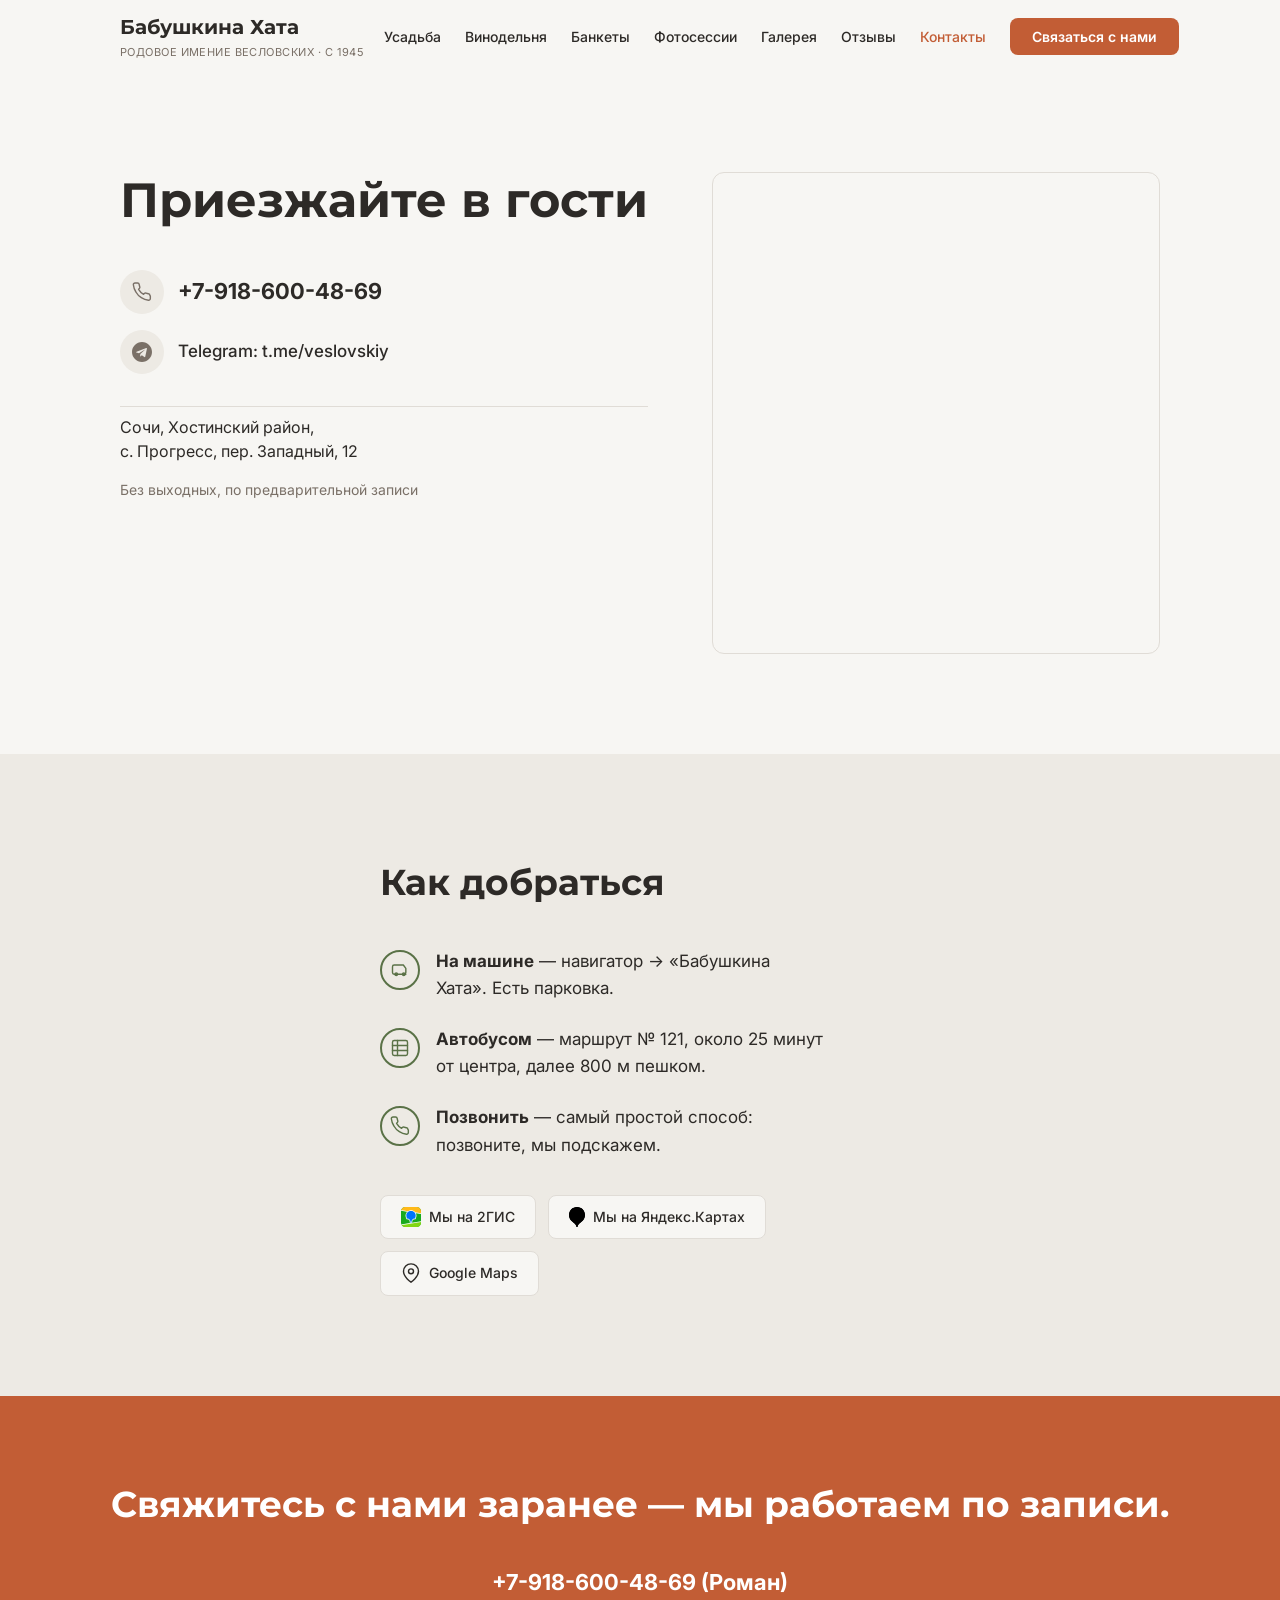
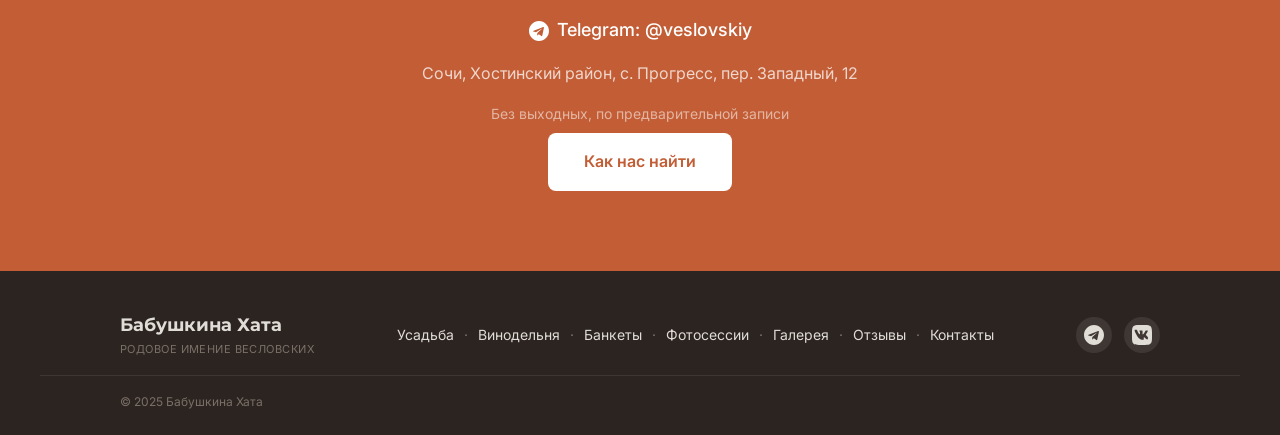
<file: contacts.html>
<!doctype html>
<html lang="ru">
<head>
<meta charset="utf-8"/>
<meta name="viewport" content="width=device-width, initial-scale=1"/>
<title>Как нас найти — Бабушкина Хата · Сочи</title>
<meta name="description" content="Контакты: Сочи, Хостинский район, с. Прогресс, пер. Западный, 12. Телефон, Telegram, карта."/>
<link rel="preconnect" href="https://fonts.googleapis.com"/>
<link rel="preconnect" href="https://fonts.gstatic.com" crossorigin=""/>
<link href="https://fonts.googleapis.com/css2?family=Montserrat:wght@400;600;700&family=Inter:wght@400;500;600&display=swap" rel="stylesheet"/>
<style>
*, *::before, *::after { box-sizing: border-box; margin: 0; padding: 0; }
html { scroll-behavior: smooth; }
body { overflow-x: hidden; font-family: 'Inter', sans-serif; background: #F7F6F3; color: #2D2A27; font-size: 18px; line-height: 1.6; -webkit-font-smoothing: antialiased; }
h1, h2, h3 { text-wrap: balance; }
p { text-wrap: pretty; }
img { display: block; max-width: 100%; }
a { color: #C25D35; text-decoration: none; }
a:hover { color: #A34D2B; }
:root { --bg:#F7F6F3; --bg2:#EDEAE4; --dark:#2C2420; --text:#2D2A27; --text2:#7A7067; --accent:#C25D35; --accent-hover:#A34D2B; --olive:#5A7247; --border:#E0DCD6; --max:1200px; --side:80px; --gap:100px; }
.site-header { position: fixed; top: 0; left: 0; right: 0; z-index: 100; background: var(--bg); height: 72px; display: flex; align-items: center; transition: box-shadow .2s; }
.site-header.scrolled { box-shadow: 0 2px 8px rgba(0,0,0,.06); }
.h-inner { max-width: var(--max); margin: 0 auto; padding: 0 var(--side); width: 100%; display: flex; align-items: center; justify-content: space-between; gap: 20px; }
.logo { display: flex; flex-direction: column; gap: 1px; text-decoration: none; flex-shrink: 0; }
.logo-t { font-family: 'Montserrat', sans-serif; font-size: 20px; font-weight: 700; color: var(--text); }
.logo-s { font-size: 11px; color: var(--text2); letter-spacing: .04em; text-transform: uppercase; }
.nav { display: flex; align-items: center; gap: 24px; list-style: none; }
.nav a { font-size: 14px; font-weight: 500; color: var(--text); transition: color .15s; white-space: nowrap; }
.nav a:hover, .nav a.active { color: var(--accent); }
.nav-cta { background: var(--accent); color: #fff !important; padding: 10px 22px; border-radius: 8px; font-weight: 600 !important; transition: background .2s !important; }
.nav-cta:hover { background: var(--accent-hover) !important; }
.burger { display: none; flex-direction: column; gap: 5px; cursor: pointer; padding: 8px; background: none; border: none; }
.burger span { display: block; width: 24px; height: 2px; background: var(--text); border-radius: 2px; }
.mob-overlay { display: none; position: fixed; inset: 0; background: rgba(44,36,32,.55); z-index: 200; }
.mob-overlay.open { display: block; }
.mob-panel { position: fixed; top: 0; right: 0; bottom: 0; width: 280px; background: var(--bg); z-index: 201; transform: translateX(100%); transition: transform .3s; padding: 80px 32px 40px; display: flex; flex-direction: column; gap: 8px; }
.mob-panel.open { transform: translateX(0); }
.mob-panel a { font-size: 18px; font-weight: 500; color: var(--text); padding: 10px 0; border-bottom: 1px solid var(--border); }
.mob-panel .nav-cta { margin-top: 16px; text-align: center; padding: 14px 22px; border: none; }
.mob-close { position: absolute; top: 20px; right: 20px; background: none; border: none; font-size: 28px; cursor: pointer; color: var(--text2); }
.sec { padding: var(--gap) 0; }
.cnt { max-width: var(--max); margin: 0 auto; padding: 0 var(--side); }
.contacts-sec { background: var(--bg); padding: var(--gap) 0; margin-top: 72px; }
.contacts-grid { max-width: var(--max); margin: 0 auto; padding: 0 var(--side); display: grid; grid-template-columns: 1fr 1fr; gap: 64px; align-items: start; }
.contacts-text h1 { font-family: 'Montserrat', sans-serif; font-size: 48px; font-weight: 700; color: var(--text); line-height: 1.2; margin-bottom: 40px; }
.contact-links { display: flex; flex-direction: column; gap: 16px; margin-bottom: 32px; }
.contact-row { display: flex; align-items: center; gap: 14px; }
.contact-icon { width: 44px; height: 44px; border-radius: 50%; background: var(--bg2); display: flex; align-items: center; justify-content: center; flex-shrink: 0; color: var(--text2); }
.contact-icon svg { width: 20px; height: 20px; }
.contact-row a { font-size: 17px; font-weight: 500; color: var(--text); transition: color .15s; }
.contact-row a:hover { color: var(--accent); }
.contact-row .phone { font-size: 22px; font-weight: 700; }
.contact-meta { display: flex; flex-direction: column; gap: 16px; padding-top: 8px; border-top: 1px solid var(--border); margin-top: 8px; }
.contact-meta p { font-size: 16px; color: var(--text); line-height: 1.5; }
.contact-meta .small { font-size: 14px; color: var(--text2); }
.contacts-map { border-radius: 12px; overflow: hidden; border: 1px solid var(--border); }
.contacts-map iframe { width: 100%; height: 480px; border: none; display: block; }
.dir-sec { background: var(--bg2); padding: var(--gap) 0; }
.dir-inner { max-width: 680px; margin: 0 auto; padding: 0 var(--side); }
.dir-inner h2 { font-family: 'Montserrat', sans-serif; font-size: 36px; font-weight: 700; color: var(--text); margin-bottom: 36px; }
.dir-list { display: flex; flex-direction: column; gap: 24px; margin-bottom: 36px; }
.dir-item { display: flex; gap: 16px; align-items: flex-start; }
.dir-ic { flex-shrink: 0; width: 40px; height: 40px; border: 2px solid var(--olive); border-radius: 50%; display: flex; align-items: center; justify-content: center; color: var(--olive); margin-top: 2px; }
.dir-ic svg { width: 20px; height: 20px; }
.dir-text { font-size: 17px; color: var(--text); line-height: 1.6; }
.map-links { display: flex; gap: 12px; flex-wrap: wrap; }
.map-link { display: inline-flex; align-items: center; gap: 8px; padding: 10px 20px; border: 1px solid var(--border); border-radius: 8px; font-size: 14px; font-weight: 500; color: var(--text); background: var(--bg); transition: all .2s; }
.map-link:hover { border-color: var(--accent); color: var(--accent); }
.cta-sec { background: var(--accent); padding: 80px var(--side); text-align: center; }
.cta-sec h2 { font-family: 'Montserrat', sans-serif; font-size: 36px; font-weight: 700; color: #fff; margin-bottom: 14px; }
.cta-phone { display: block; font-size: 22px; font-weight: 700; color: #fff; }
.cta-phone:hover { opacity: .85; color: #fff; }
.btn-w { display: inline-block; background: #fff; color: var(--accent); padding: 16px 36px; border-radius: 8px; font-size: 16px; font-weight: 600; transition: all .2s; }
.btn-w:hover { background: var(--bg); color: var(--accent-hover); }
.site-footer { background: var(--dark); padding: 40px 0 24px; }
.f-main { max-width: var(--max); margin: 0 auto; padding: 0 var(--side); display: grid; grid-template-columns: auto 1fr auto; gap: 32px; align-items: center; }
.f-logo { display: flex; flex-direction: column; gap: 2px; text-decoration: none; }
.f-logo-t { font-family: 'Montserrat', sans-serif; font-size: 18px; font-weight: 700; color: #E0DCD6; }
.f-logo-s { font-size: 11px; color: #7A7067; letter-spacing: .04em; text-transform: uppercase; }
.f-nav { display: flex; align-items: center; gap: 10px; flex-wrap: wrap; justify-content: center; }
.f-nav a { font-size: 14px; color: #E0DCD6; transition: color .15s; white-space: nowrap; text-decoration: none; }
.f-nav a:hover { color: #fff; }
.f-sep { color: #7A7067; font-size: 14px; }
.f-soc { display: flex; align-items: center; gap: 12px; }
.soc-ic { display: flex; align-items: center; justify-content: center; width: 36px; height: 36px; border-radius: 50%; background: rgba(224,220,214,.1); color: #E0DCD6; transition: all .2s; }
.soc-ic:hover { background: rgba(224,220,214,.2); color: #fff; }
.f-bot { max-width: var(--max); margin: 16px auto 0; padding: 16px var(--side) 0; border-top: 1px solid rgba(224,220,214,.1); }
.f-bot p { font-size: 12px; color: #7A7067; }
@media (max-width: 1199px) { :root { --side: 40px; } .nav { gap: 16px; } .nav a { font-size: 13px; } .nav-cta { display: none; } .f-main { grid-template-columns: 1fr 1fr; } .f-main > :first-child { grid-column: 1/-1; } }
@media (max-width: 767px) { :root { --side: 16px; --gap: 48px; } .site-header { height: 60px; } .h-inner { padding: 0 16px; } .nav { display: none; } .burger { display: flex; } .f-main { grid-template-columns: 1fr; gap: 16px; text-align: center; padding: 0 16px; } .f-nav { gap: 8px; justify-content: center; } .f-soc { justify-content: center; } .f-bot { text-align: center; padding: 12px 16px 0; } .f-nav a, .f-sep { font-size: 13px; } }
@media (max-width: 374px) { .logo-t { font-size: 17px; } }
@media (max-width: 767px) { .contacts-text h1 { font-size: 2rem; } .contacts-grid { grid-template-columns: 1fr; gap: 36px; } .contact-row .phone { font-size: 20px; } .contacts-map iframe { height: 280px; } .dir-inner h2 { font-size: 26px; } .cta-sec { padding: 48px 16px; } .cta-sec h2 { font-size: 24px; } .cta-phone { font-size: 1.1rem; } }
</style>
</head>
<body>
<header class="site-header" id="hdr">
  <div class="h-inner">
    <a class="logo" href="index.html"><span class="logo-t">Бабушкина Хата</span><span class="logo-s">Родовое имение Весловских · с 1945</span></a>
    <nav><ul class="nav">
      <li><a href="usadba.html">Усадьба</a></li>
      <li><a href="vinodelnya.html">Винодельня</a></li>
      <li><a href="banquets.html">Банкеты</a></li>
      <li><a href="photosessions.html">Фотосессии</a></li>
      <li><a href="gallery.html">Галерея</a></li>
      <li><a href="reviews.html">Отзывы</a></li>
      <li><a href="contacts.html" class="active">Контакты</a></li>
      <li><a class="nav-cta" href="contacts.html">Связаться с нами</a></li>
    </ul></nav>
    <button class="burger" id="burg" aria-label="Меню"><span></span><span></span><span></span></button>
  </div>
</header>
<div class="mob-overlay" id="mob-ov"></div>
<nav class="mob-panel" id="mob-pn">
  <button class="mob-close" id="mob-cl">×</button>
  <a href="usadba.html">Усадьба</a><a href="vinodelnya.html">Винодельня</a><a href="banquets.html">Банкеты</a><a href="photosessions.html">Фотосессии</a><a href="gallery.html">Галерея</a><a href="reviews.html">Отзывы</a><a href="contacts.html">Контакты</a>
  <a class="nav-cta" href="contacts.html">Связаться с нами</a>
</nav>
<main>

<!-- 7.1: КОНТАКТЫ -->
<section class="contacts-sec">
  <div class="contacts-grid">
    <div class="contacts-text">
      <h1>Приезжайте в&nbsp;гости</h1>

      <div class="contact-links">
        <div class="contact-row">
          <div class="contact-icon">
            <svg viewBox="0 0 24 24" fill="none" stroke="currentColor" stroke-width="1.7" stroke-linecap="round" stroke-linejoin="round"><path d="M22 16.92v3a2 2 0 0 1-2.18 2 19.79 19.79 0 0 1-8.63-3.07A19.5 19.5 0 0 1 4.69 12a19.79 19.79 0 0 1-3.07-8.67A2 2 0 0 1 3.6 1.18h3a2 2 0 0 1 2 1.72c.127.96.361 1.903.7 2.81a2 2 0 0 1-.45 2.11L7.91 8.73a16 16 0 0 0 6 6l.92-.92a2 2 0 0 1 2.11-.45c.907.339 1.85.573 2.81.7a2 2 0 0 1 1.72 2.03z"/></svg>
          </div>
          <a href="tel:+79186004869" class="phone">+7-918-600-48-69</a>
        </div>

        <div class="contact-row">
          <div class="contact-icon">
            <svg viewBox="0 0 24 24" fill="currentColor"><path d="M12 0C5.373 0 0 5.373 0 12s5.373 12 12 12 12-5.373 12-12S18.627 0 12 0zm5.894 8.221l-1.97 9.28c-.145.658-.537.818-1.084.508l-3-2.21-1.447 1.394c-.16.16-.295.295-.605.295l.213-3.053 5.56-5.023c.242-.213-.054-.333-.373-.12l-6.871 4.326-2.962-.924c-.643-.204-.657-.643.136-.953l11.57-4.461c.537-.194 1.006.131.833.941z"/></svg>
          </div>
          <a href="https://t.me/veslovskiy" target="_blank" rel="noreferrer">Telegram: t.me/veslovskiy</a>
        </div>
      </div>

      <div class="contact-meta">
        <p>Сочи, Хостинский район,<br/>с.&nbsp;Прогресс, пер.&nbsp;Западный, 12</p>
        <p class="small">Без выходных, по&nbsp;предварительной записи</p>
      </div>
    </div>

    <div class="contacts-map">
      <iframe src="https://yandex.ru/map-widget/v1/?ll=39.820214,43.604570&z=15&pt=39.820214,43.604570,pm2rdm" allowfullscreen="true" title="Карта: Бабушкина Хата"></iframe>
    </div>
  </div>
</section>

<!-- 7.2: КАК ДОБРАТЬСЯ -->
<section class="dir-sec">
  <div class="dir-inner">
    <h2>Как добраться</h2>
    <div class="dir-list">
      <div class="dir-item">
        <div class="dir-ic">
          <svg viewBox="0 0 24 24" fill="none" stroke="currentColor" stroke-width="1.7" stroke-linecap="round" stroke-linejoin="round"><path d="M19 17H5a2 2 0 0 1-2-2V8a2 2 0 0 1 2-2h11l3 4v5a2 2 0 0 1-2 2z"/><circle cx="7.5" cy="17" r="1.5"/><circle cx="16.5" cy="17" r="1.5"/></svg>
        </div>
        <p class="dir-text"><strong>На машине</strong> — навигатор → «Бабушкина Хата». Есть парковка.</p>
      </div>
      <div class="dir-item">
        <div class="dir-ic">
          <svg viewBox="0 0 24 24" fill="none" stroke="currentColor" stroke-width="1.7" stroke-linecap="round" stroke-linejoin="round"><rect x="3" y="3" width="18" height="18" rx="2"/><path d="M3 9h18M3 15h18M9 3v18"/></svg>
        </div>
        <p class="dir-text"><strong>Автобусом</strong> — маршрут №&nbsp;121, около 25&nbsp;минут от&nbsp;центра, далее 800&nbsp;м пешком.</p>
      </div>
      <div class="dir-item">
        <div class="dir-ic">
          <svg viewBox="0 0 24 24" fill="none" stroke="currentColor" stroke-width="1.7" stroke-linecap="round" stroke-linejoin="round"><path d="M22 16.92v3a2 2 0 0 1-2.18 2 19.79 19.79 0 0 1-8.63-3.07A19.5 19.5 0 0 1 4.69 12a19.79 19.79 0 0 1-3.07-8.67A2 2 0 0 1 3.6 1.18h3a2 2 0 0 1 2 1.72c.127.96.361 1.903.7 2.81a2 2 0 0 1-.45 2.11L7.91 8.73a16 16 0 0 0 6 6l.92-.92a2 2 0 0 1 2.11-.45c.907.339 1.85.573 2.81.7a2 2 0 0 1 1.72 2.03z"/></svg>
        </div>
        <p class="dir-text"><strong>Позвонить</strong> — самый простой способ: позвоните, мы&nbsp;подскажем.</p>
      </div>
    </div>
    <div class="map-links">
      <a class="map-link" href="https://2gis.ru/sochi/firm/70000001030036274" target="_blank" rel="noreferrer">
        <img src="assets/2gis-logo.svg" height="20" alt="2ГИС"/>
        Мы на&nbsp;2ГИС
      </a>
      <a class="map-link" href="https://yandex.ru/maps/org/babushkina_khata/1728203932/?ll=39.820214,43.604570&z=16" target="_blank" rel="noreferrer">
        <img src="assets/yandex-maps-logo.svg" height="20" alt="Яндекс Карты"/>
        Мы на&nbsp;Яндекс.Картах
      </a>
      <a class="map-link" href="https://maps.google.com/?q=43.604570,39.820214" target="_blank" rel="noreferrer">
        <svg width="20" height="20" viewBox="0 0 24 24" fill="none" stroke="currentColor" stroke-width="1.7"><path d="M21 10c0 7-9 13-9 13s-9-6-9-13a9 9 0 0 1 18 0z"/><circle cx="12" cy="10" r="3"/></svg>
        Google Maps
      </a>
    </div>
  </div>
</section>

<!-- 7.3: CTA -->
<section class="cta-sec">
  <h2>Свяжитесь с&nbsp;нами заранее — мы&nbsp;работаем по&nbsp;записи.</h2>
  <div style="display:flex; flex-direction:column; gap:16px; align-items:center; margin:32px 0 8px;">
    <a class="cta-phone" href="tel:+79186004869" style="margin-bottom:0;">+7-918-600-48-69 (Роман)</a>
    <a href="https://t.me/veslovskiy" target="_blank" rel="noreferrer" style="font-size:18px; color:#fff; font-weight:500; display:inline-flex; align-items:center; gap:8px;">
      <svg width="20" height="20" viewBox="0 0 24 24" fill="currentColor"><path d="M12 0C5.373 0 0 5.373 0 12s5.373 12 12 12 12-5.373 12-12S18.627 0 12 0zm5.894 8.221l-1.97 9.28c-.145.658-.537.818-1.084.508l-3-2.21-1.447 1.394c-.16.16-.295.295-.605.295l.213-3.053 5.56-5.023c.242-.213-.054-.333-.373-.12l-6.871 4.326-2.962-.924c-.643-.204-.657-.643.136-.953l11.57-4.461c.537-.194 1.006.131.833.941z"/></svg>
      Telegram: @veslovskiy
    </a>
    <p style="font-size:16px; color:rgba(255,255,255,.75); margin:0;">Сочи, Хостинский район, с.&nbsp;Прогресс, пер.&nbsp;Западный, 12</p>
    <p style="font-size:14px; color:rgba(255,255,255,.55); margin:0;">Без выходных, по&nbsp;предварительной записи</p>
  </div>
  <a class="btn-w" href="contacts.html">Как нас найти</a>
</section>

</main>
<footer class="site-footer">
  <div class="f-main">
    <a class="f-logo" href="index.html"><span class="f-logo-t">Бабушкина Хата</span><span class="f-logo-s">Родовое имение Весловских</span></a>
    <nav class="f-nav"><a href="usadba.html">Усадьба</a><span class="f-sep">·</span><a href="vinodelnya.html">Винодельня</a><span class="f-sep">·</span><a href="banquets.html">Банкеты</a><span class="f-sep">·</span><a href="photosessions.html">Фотосессии</a><span class="f-sep">·</span><a href="gallery.html">Галерея</a><span class="f-sep">·</span><a href="reviews.html">Отзывы</a><span class="f-sep">·</span><a href="contacts.html">Контакты</a></nav>
    <div class="f-soc">
      <a href="https://t.me/veslovskiy" target="_blank" rel="noreferrer" title="Telegram" class="soc-ic"><svg width="20" height="20" viewBox="0 0 24 24" fill="currentColor"><path d="M12 0C5.373 0 0 5.373 0 12s5.373 12 12 12 12-5.373 12-12S18.627 0 12 0zm5.894 8.221l-1.97 9.28c-.145.658-.537.818-1.084.508l-3-2.21-1.447 1.394c-.16.16-.295.295-.605.295l.213-3.053 5.56-5.023c.242-.213-.054-.333-.373-.12l-6.871 4.326-2.962-.924c-.643-.204-.657-.643.136-.953l11.57-4.461c.537-.194 1.006.131.833.941z"/></svg></a>
      <a href="https://vk.com/public211361808" target="_blank" rel="noreferrer" title="ВКонтакте" class="soc-ic"><svg width="20" height="20" viewBox="0 0 24 24" fill="currentColor"><path d="M15.684 0H8.316C1.592 0 0 1.592 0 8.316v7.368C0 22.408 1.592 24 8.316 24h7.368C22.408 24 24 22.408 24 15.684V8.316C24 1.592 22.408 0 15.684 0zm3.692 17.123h-1.744c-.66 0-.862-.525-2.049-1.714-1.033-1.01-1.49-.9-1.49.3v1.414c0 .44-.24.7-.9.7-2.44 0-4.97-1.522-6.64-4.097-2.694-3.83-3.44-6.7-3.44-7.295 0-.36.13-.62.62-.62h1.744c.46 0 .63.21.81.7.88 2.52 2.36 4.737 2.97 4.737.23 0 .33-.1.33-.66V8.84c-.07-1.19-.69-1.29-.69-1.71 0-.22.18-.44.47-.44h2.74c.39 0 .53.21.53.65v3.52c0 .39.17.53.29.53.23 0 .42-.14.84-.56 1.3-1.46 2.23-3.7 2.23-3.7.12-.26.34-.5.8-.5h1.744c.52 0 .64.27.52.65-.22.99-2.33 3.98-2.33 3.98-.18.3-.25.43 0 .76.18.25.77.75 1.16 1.2.72.82 1.27 1.51 1.42 1.99.15.47-.1.71-.57.71z"/></svg></a>
    </div>
  </div>
  <div class="f-bot"><p>© 2025 Бабушкина Хата</p></div>
</footer>
<script>
document.querySelectorAll('p, h1, h2, h3').forEach(function(el){
  el.innerHTML = el.innerHTML.replace(/([^>\s])\s+(\S+)\s*$/, '$1\u00a0$2');
});
var hdr=document.getElementById('hdr');
window.addEventListener('scroll',function(){hdr.classList.toggle('scrolled',window.scrollY>10);},{passive:true});
var burg=document.getElementById('burg'),ov=document.getElementById('mob-ov'),pn=document.getElementById('mob-pn'),cl=document.getElementById('mob-cl');
function oM(){ov.classList.add('open');pn.classList.add('open');document.body.style.overflow='hidden';}
function cM(){ov.classList.remove('open');pn.classList.remove('open');document.body.style.overflow='';}
burg.addEventListener('click',oM);ov.addEventListener('click',cM);cl.addEventListener('click',cM);
</script>
</body>
</html>
</file>
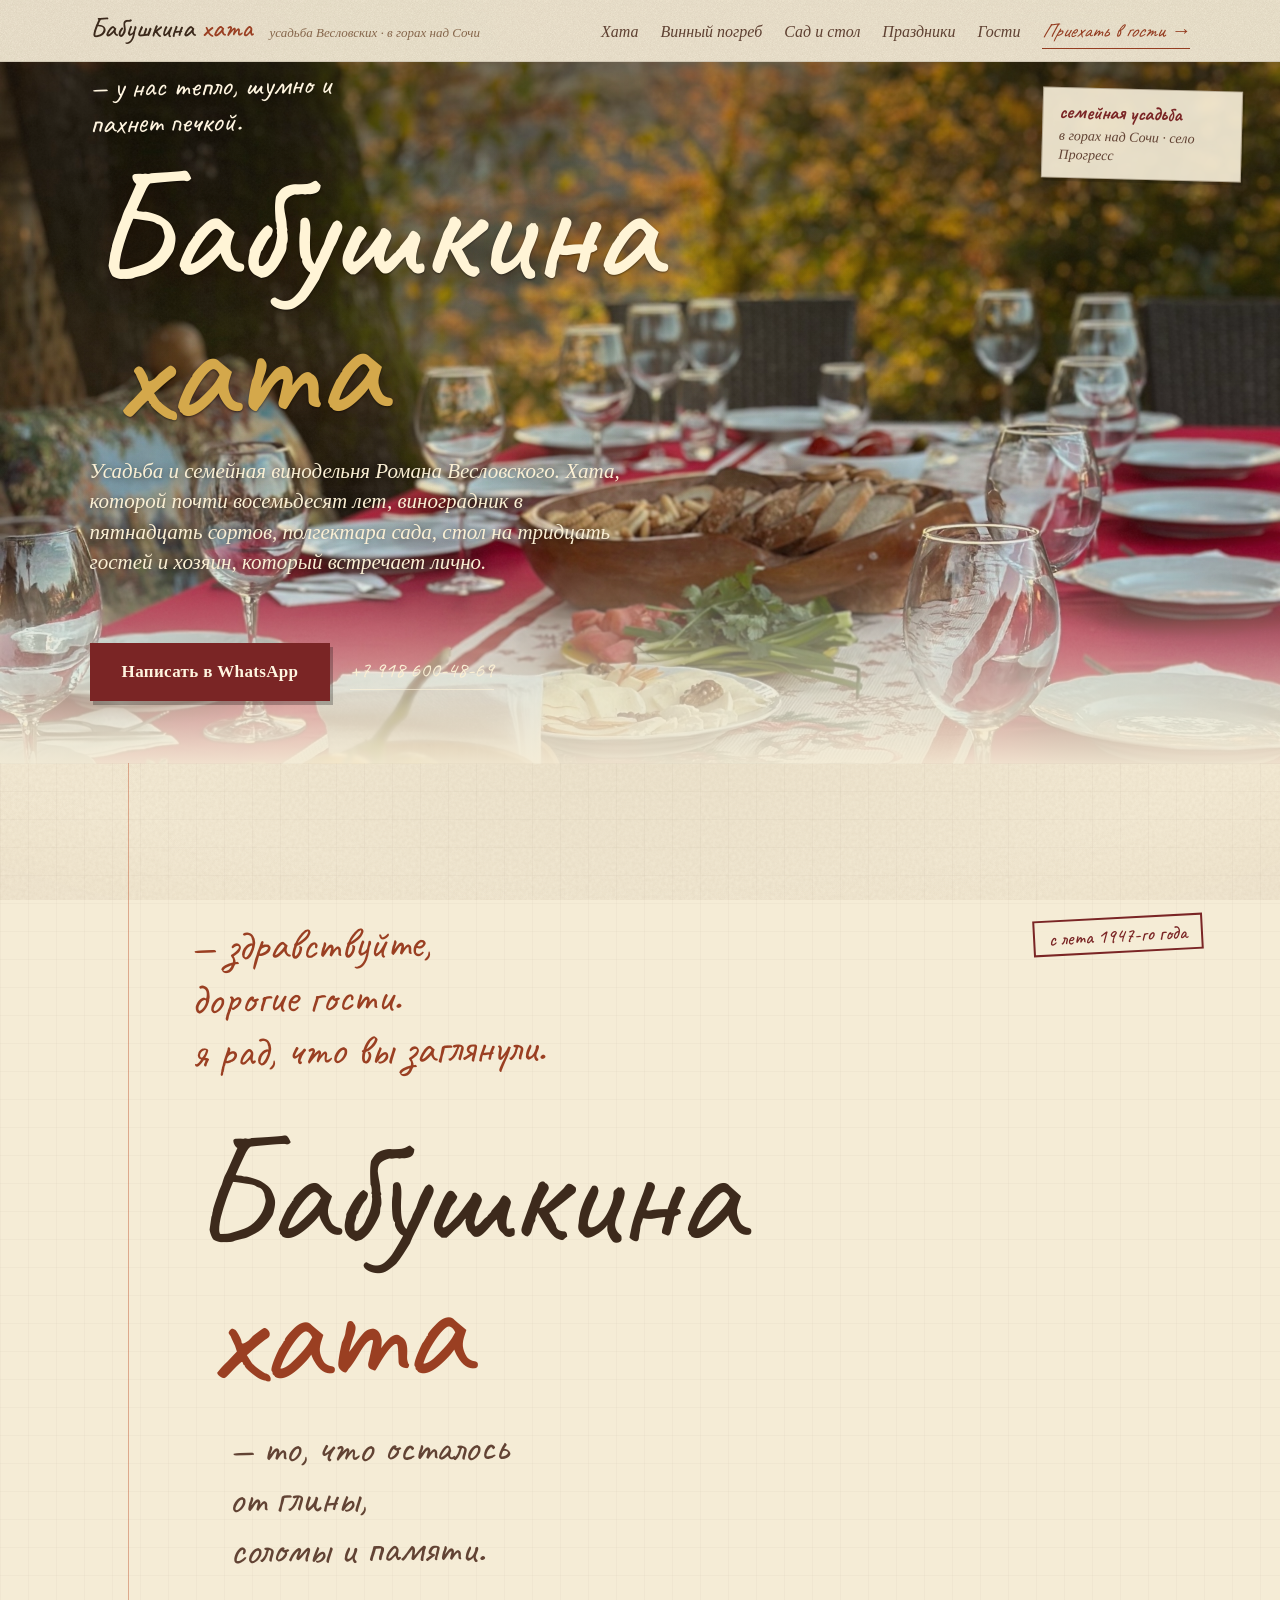
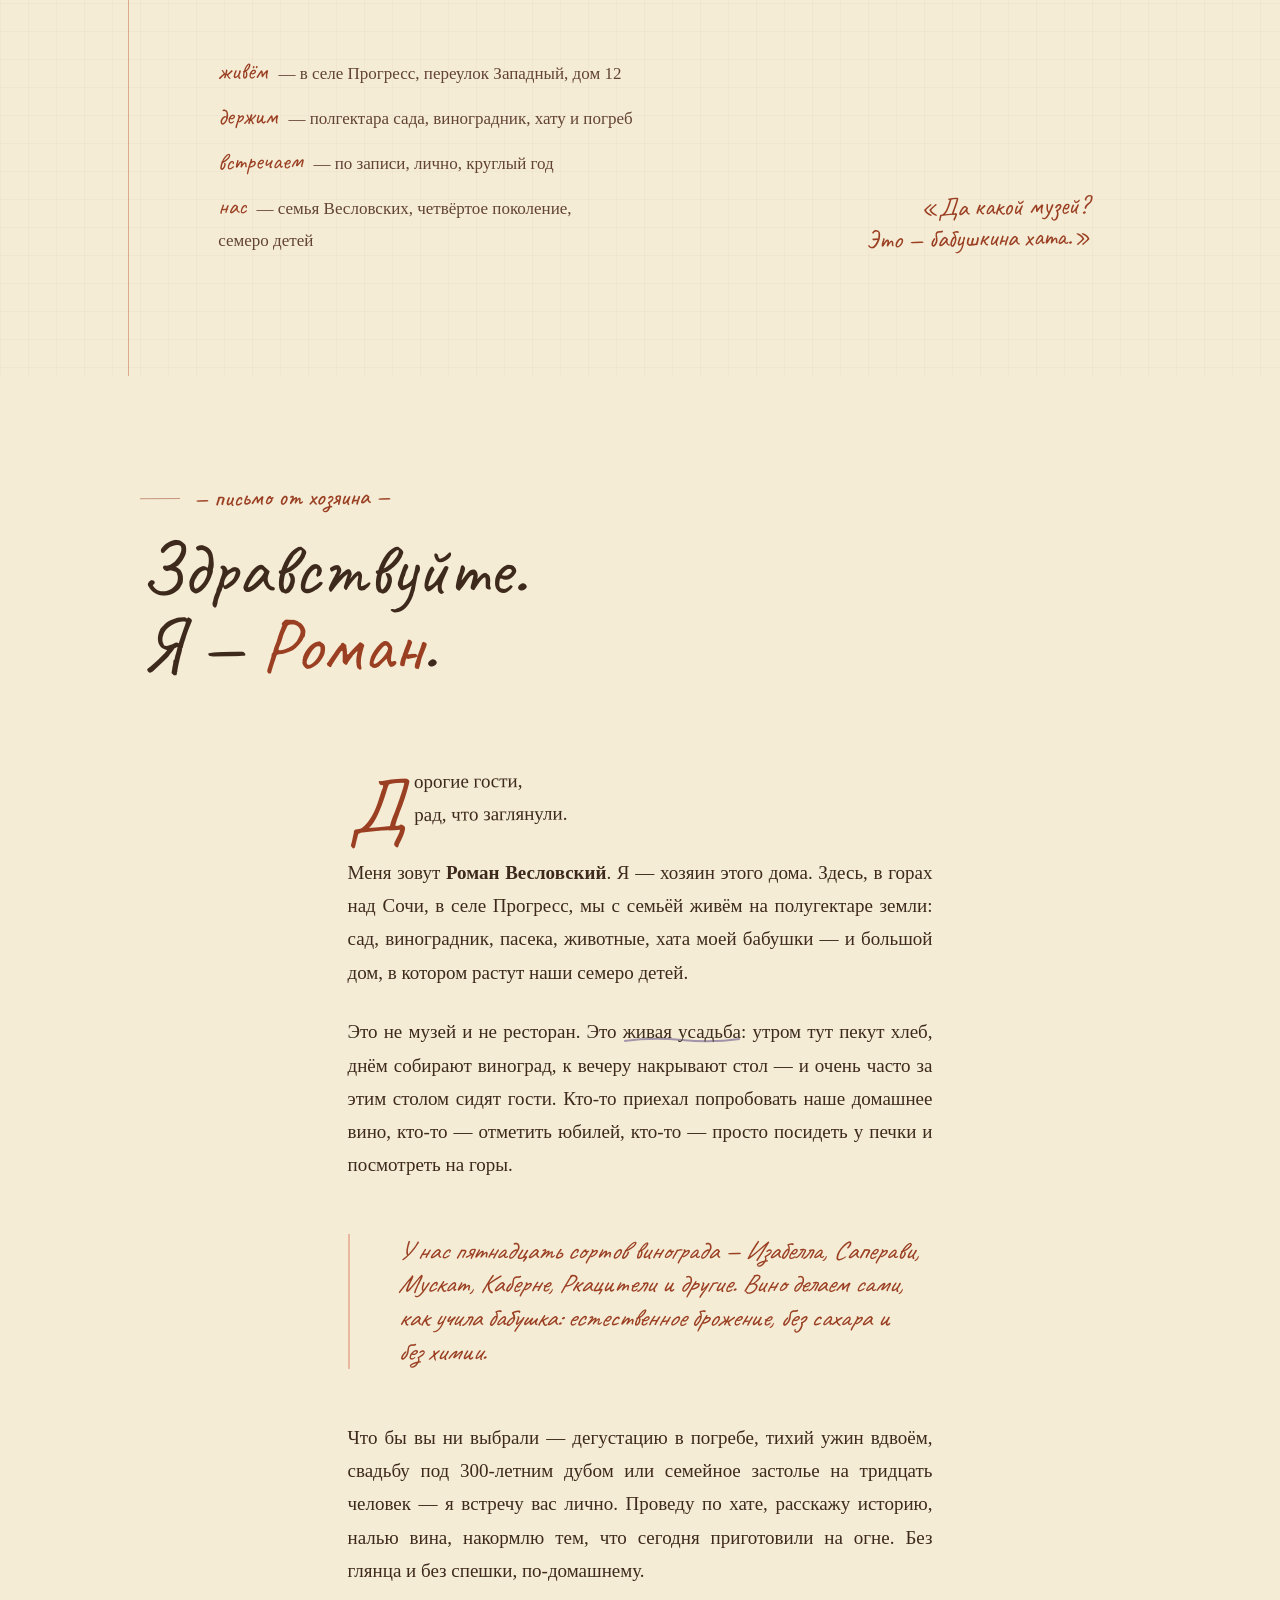
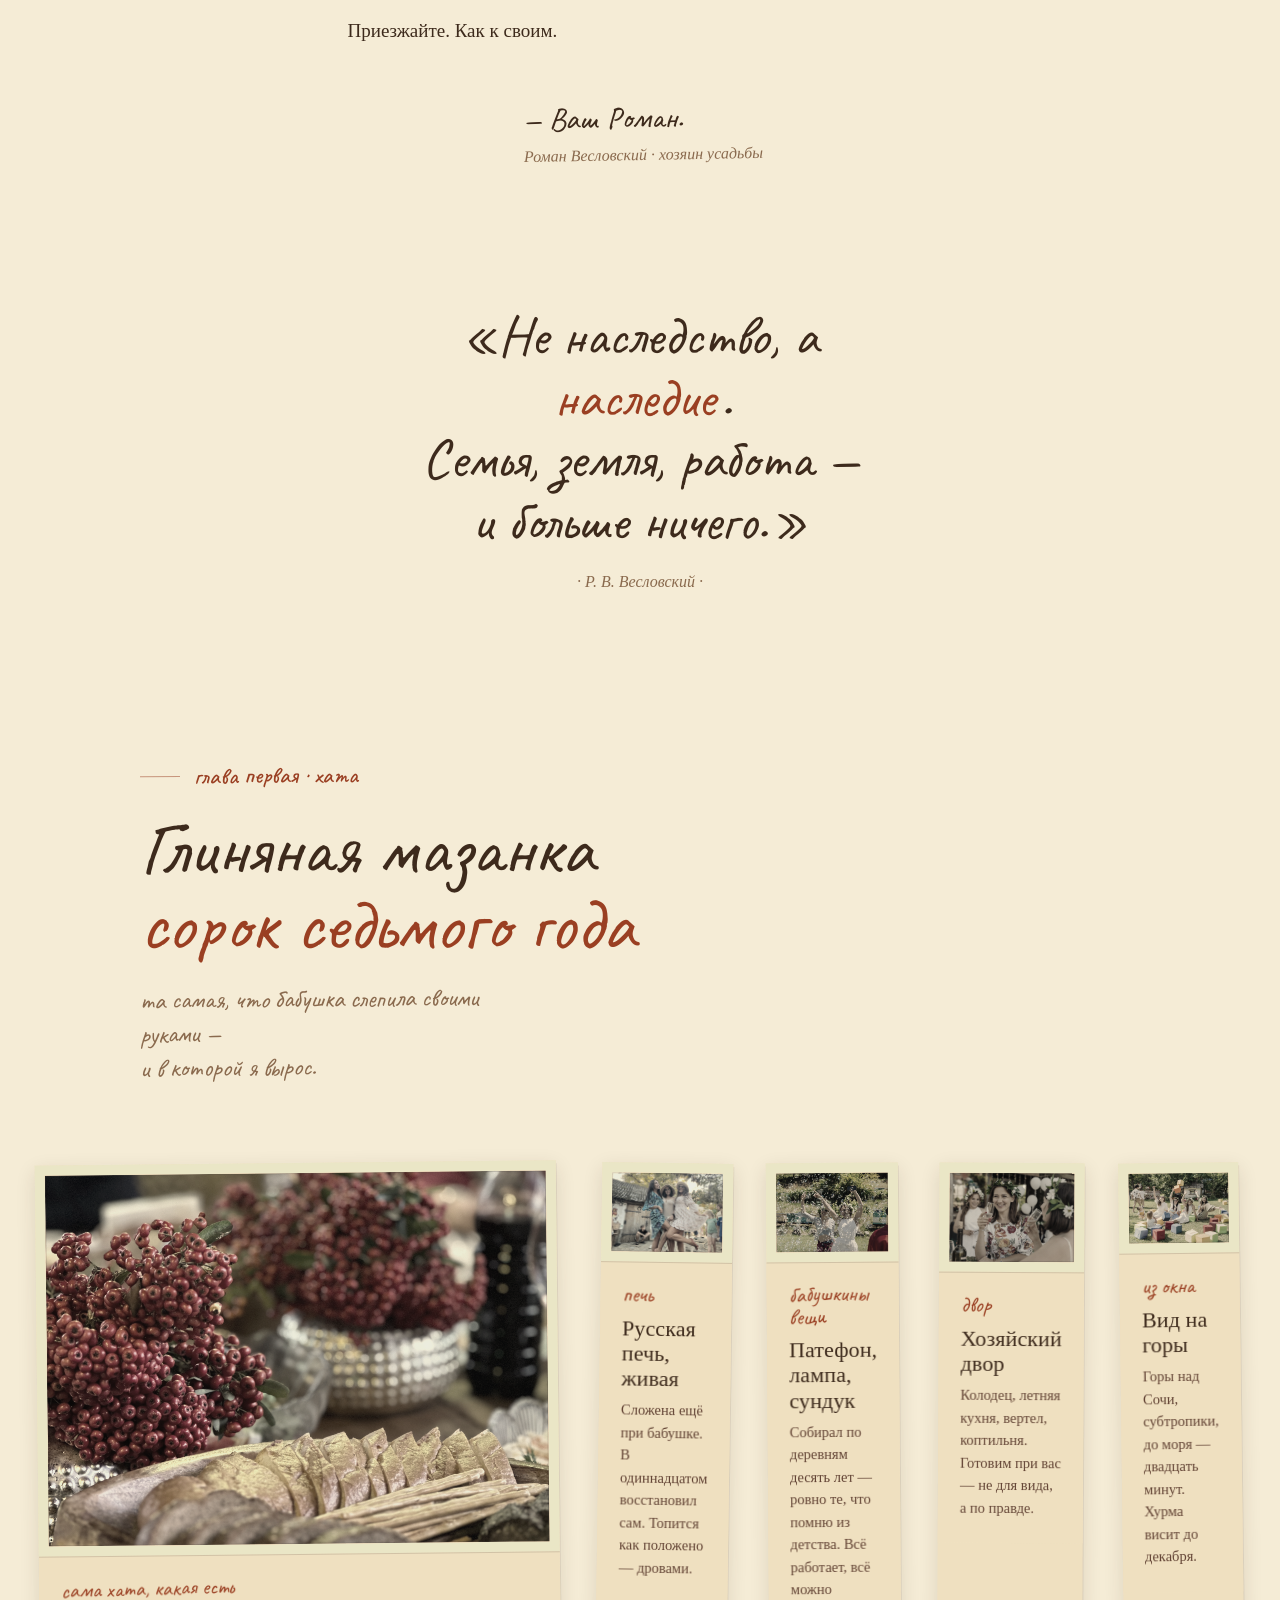
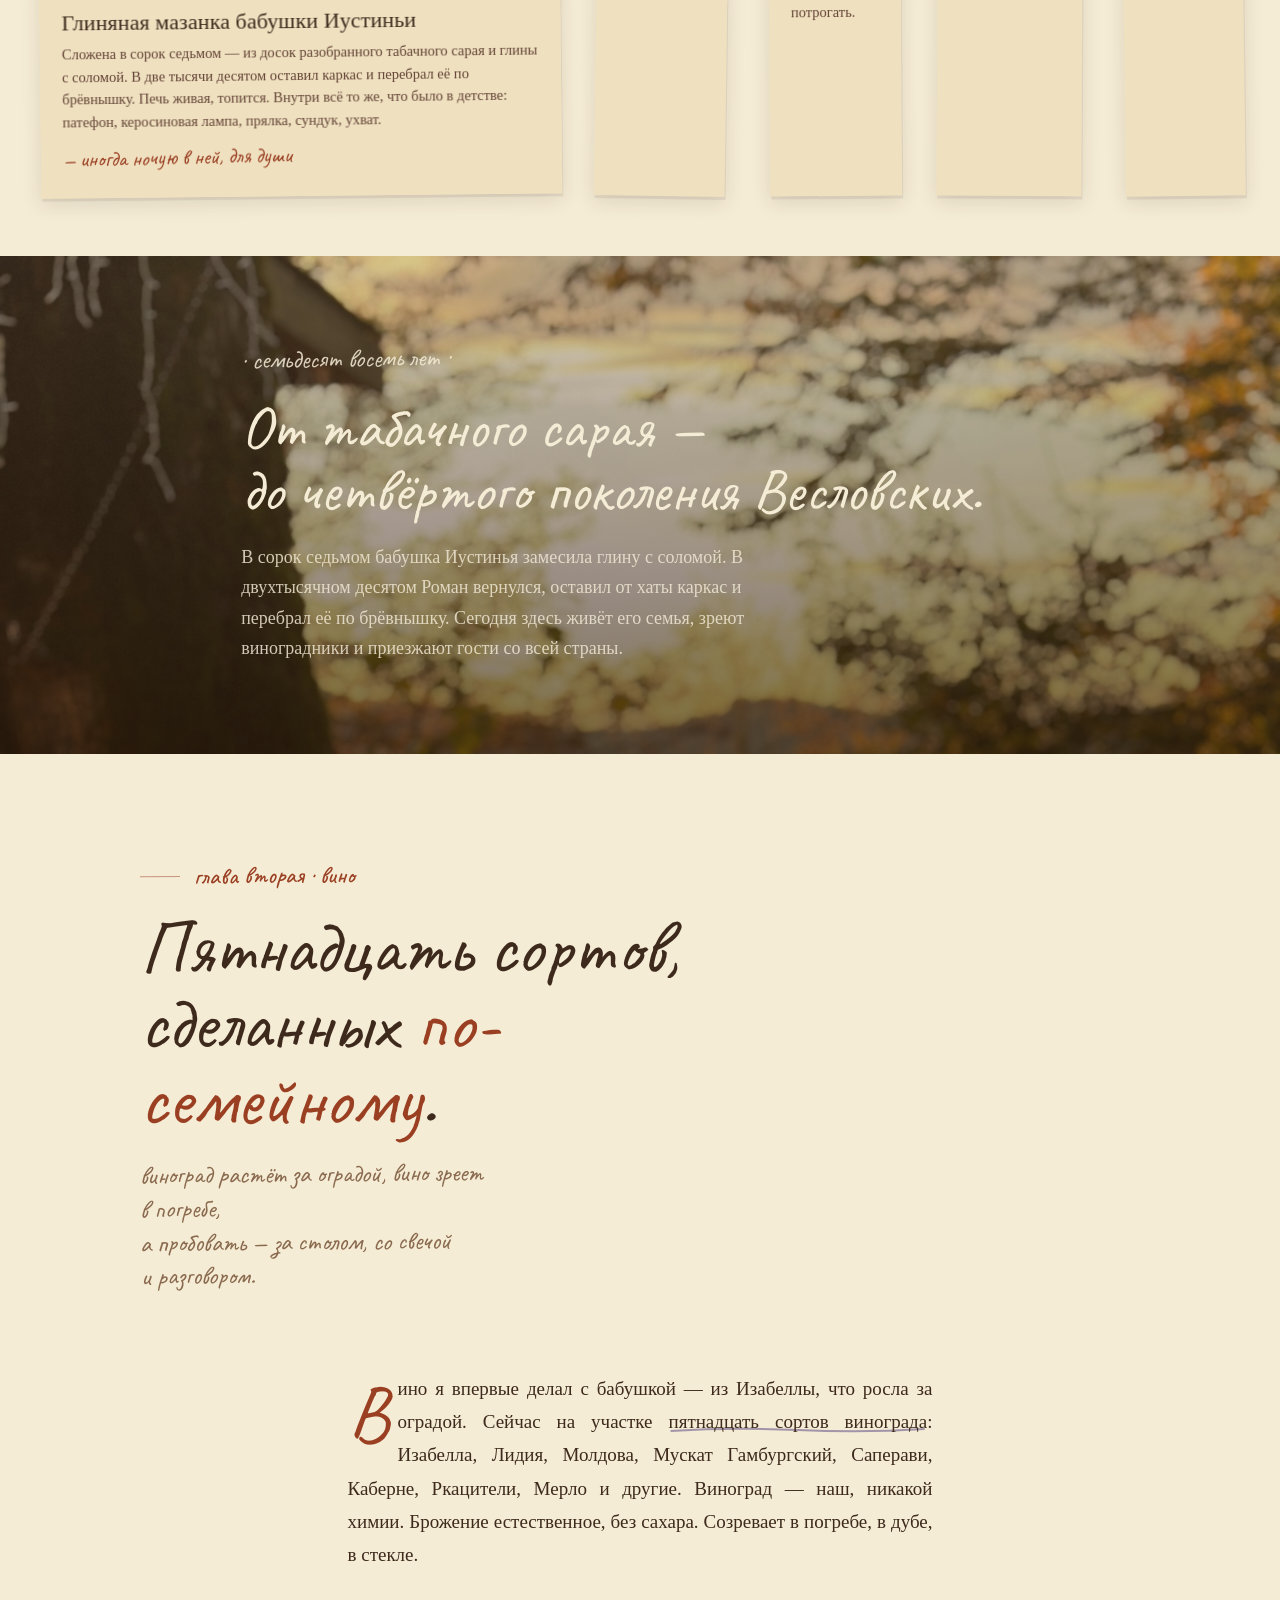
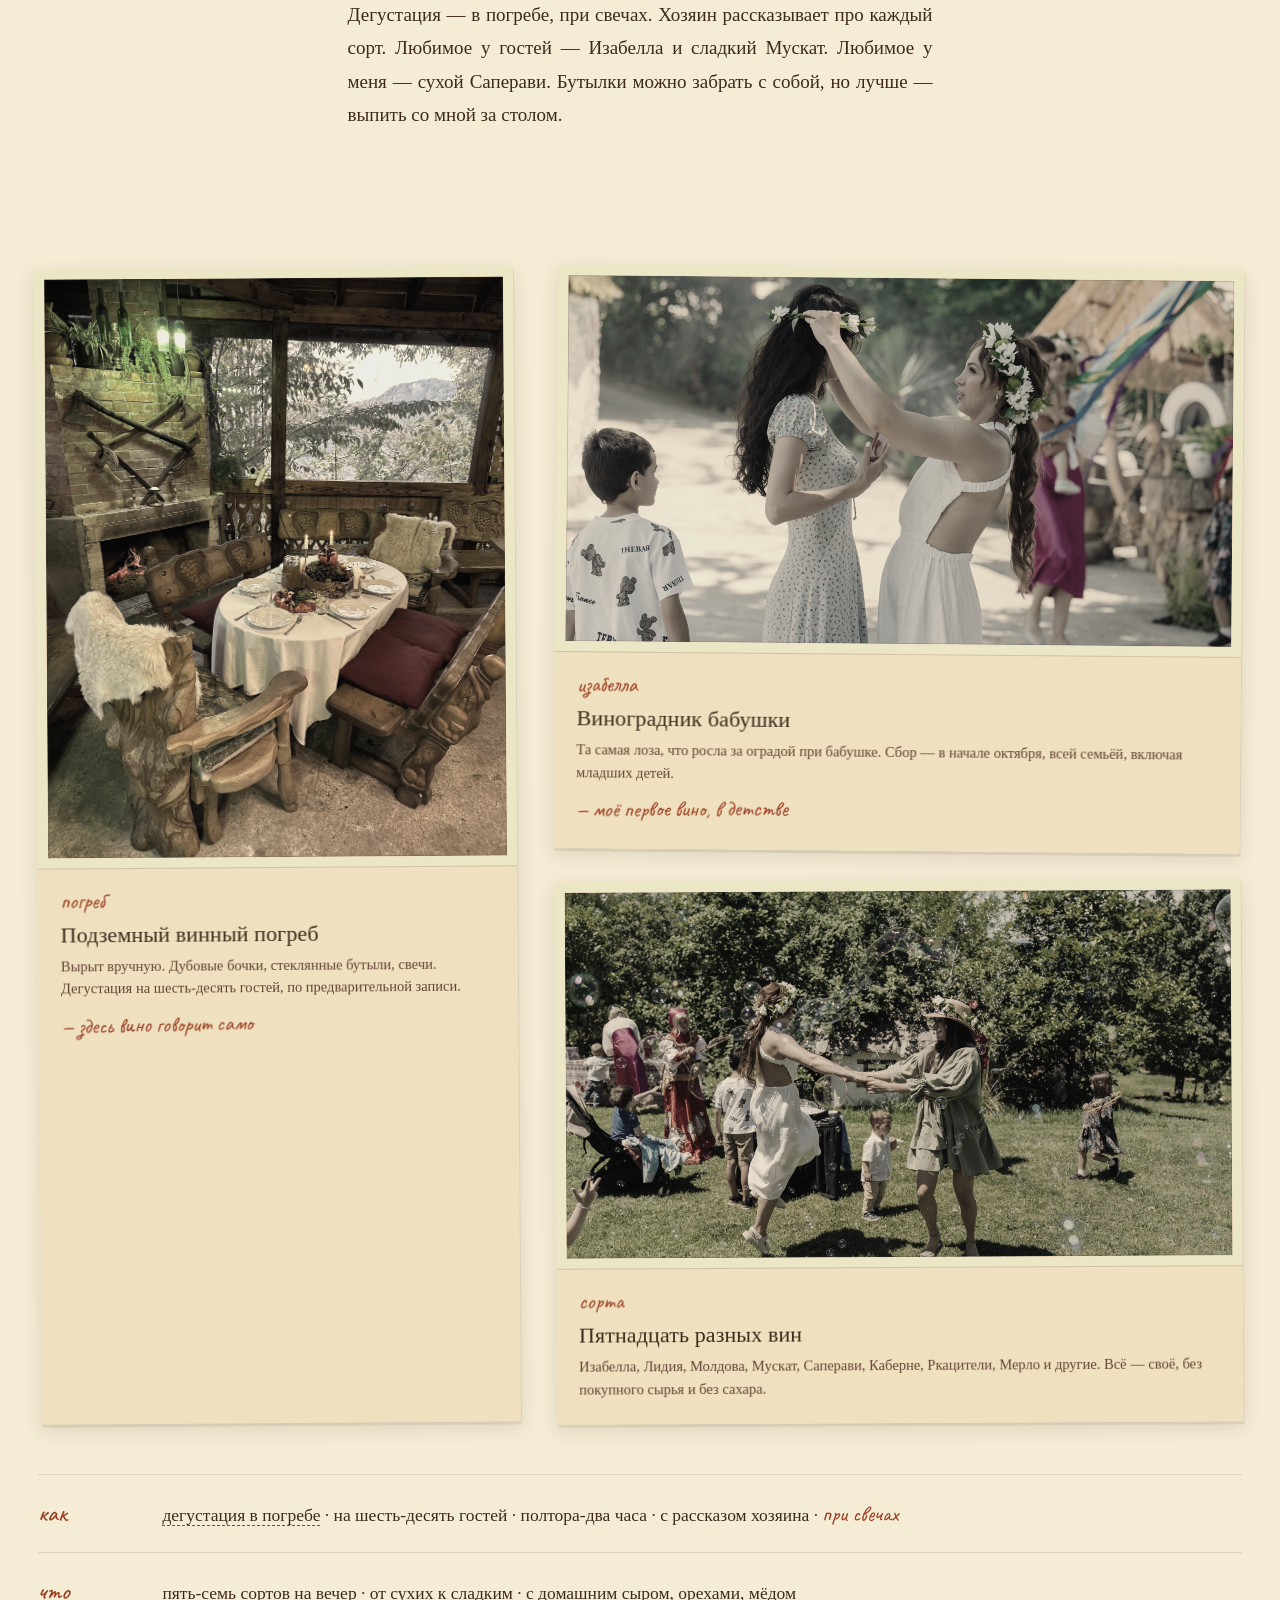
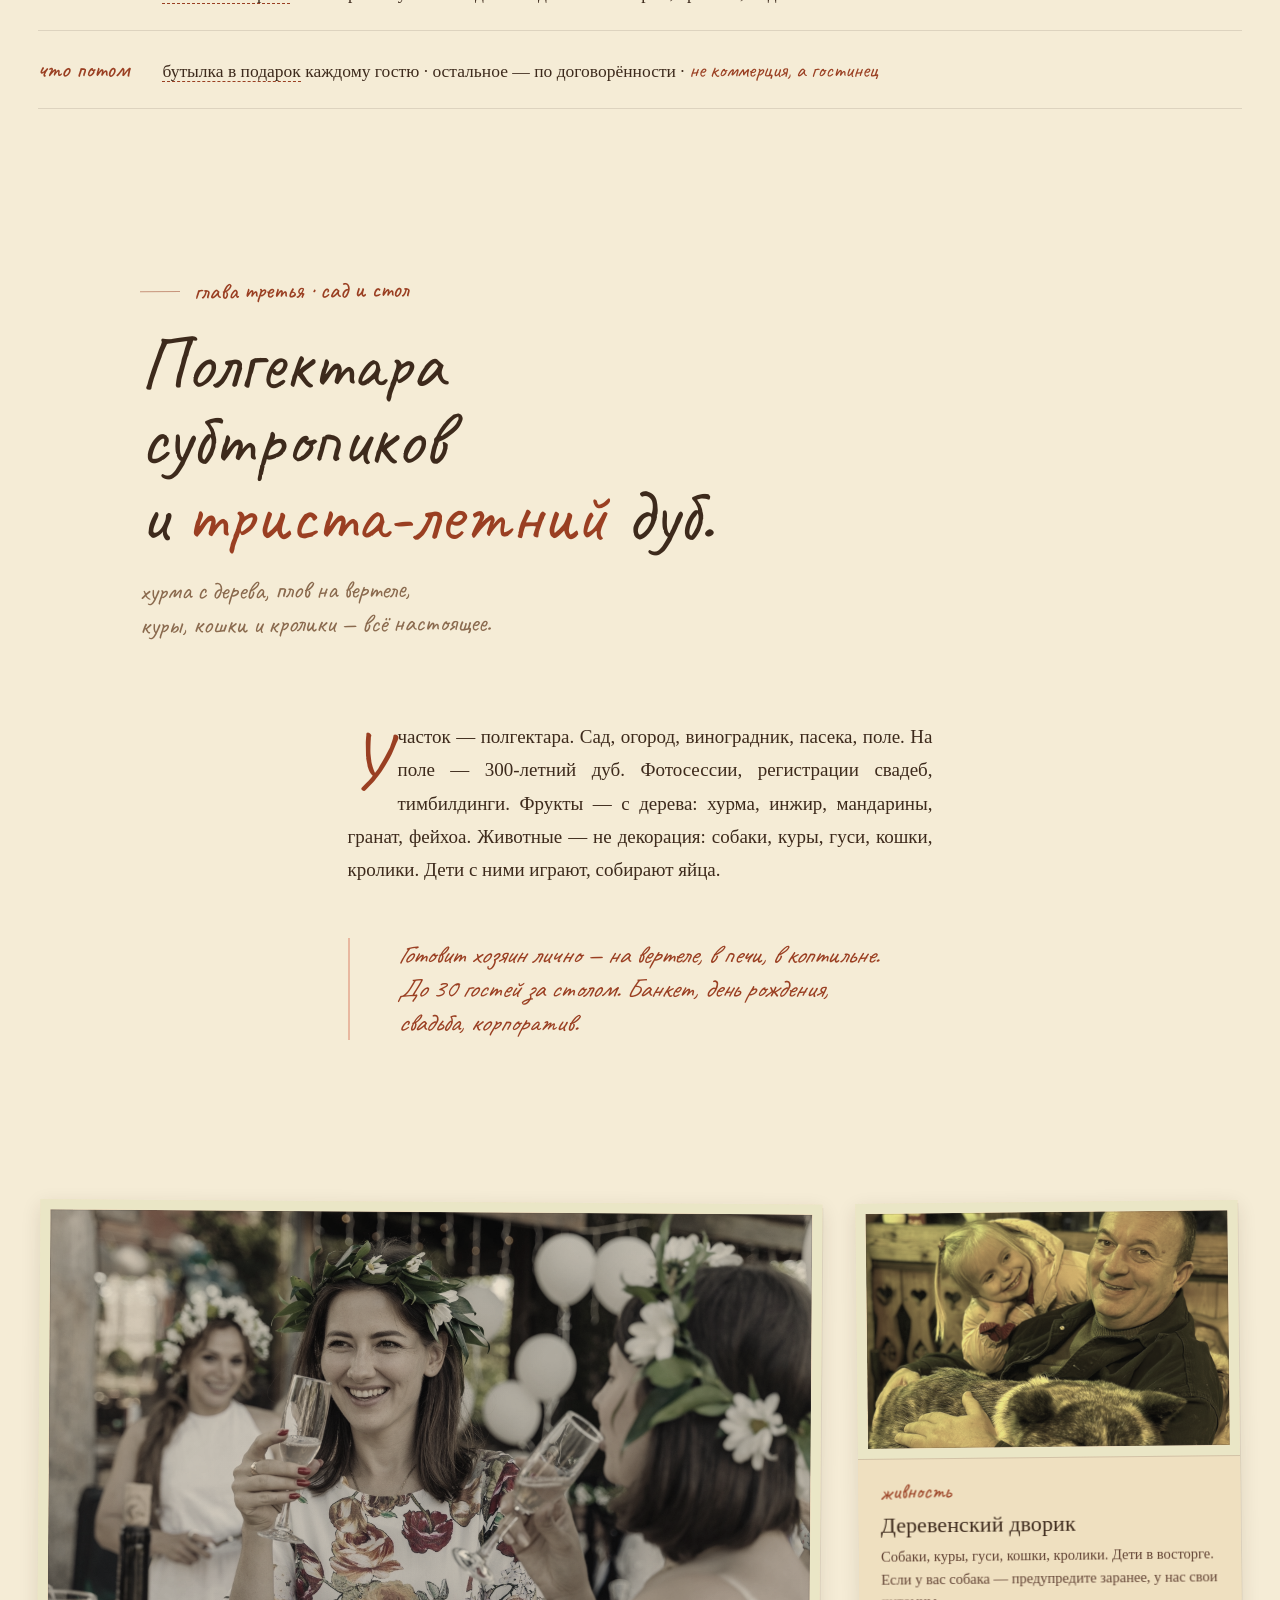
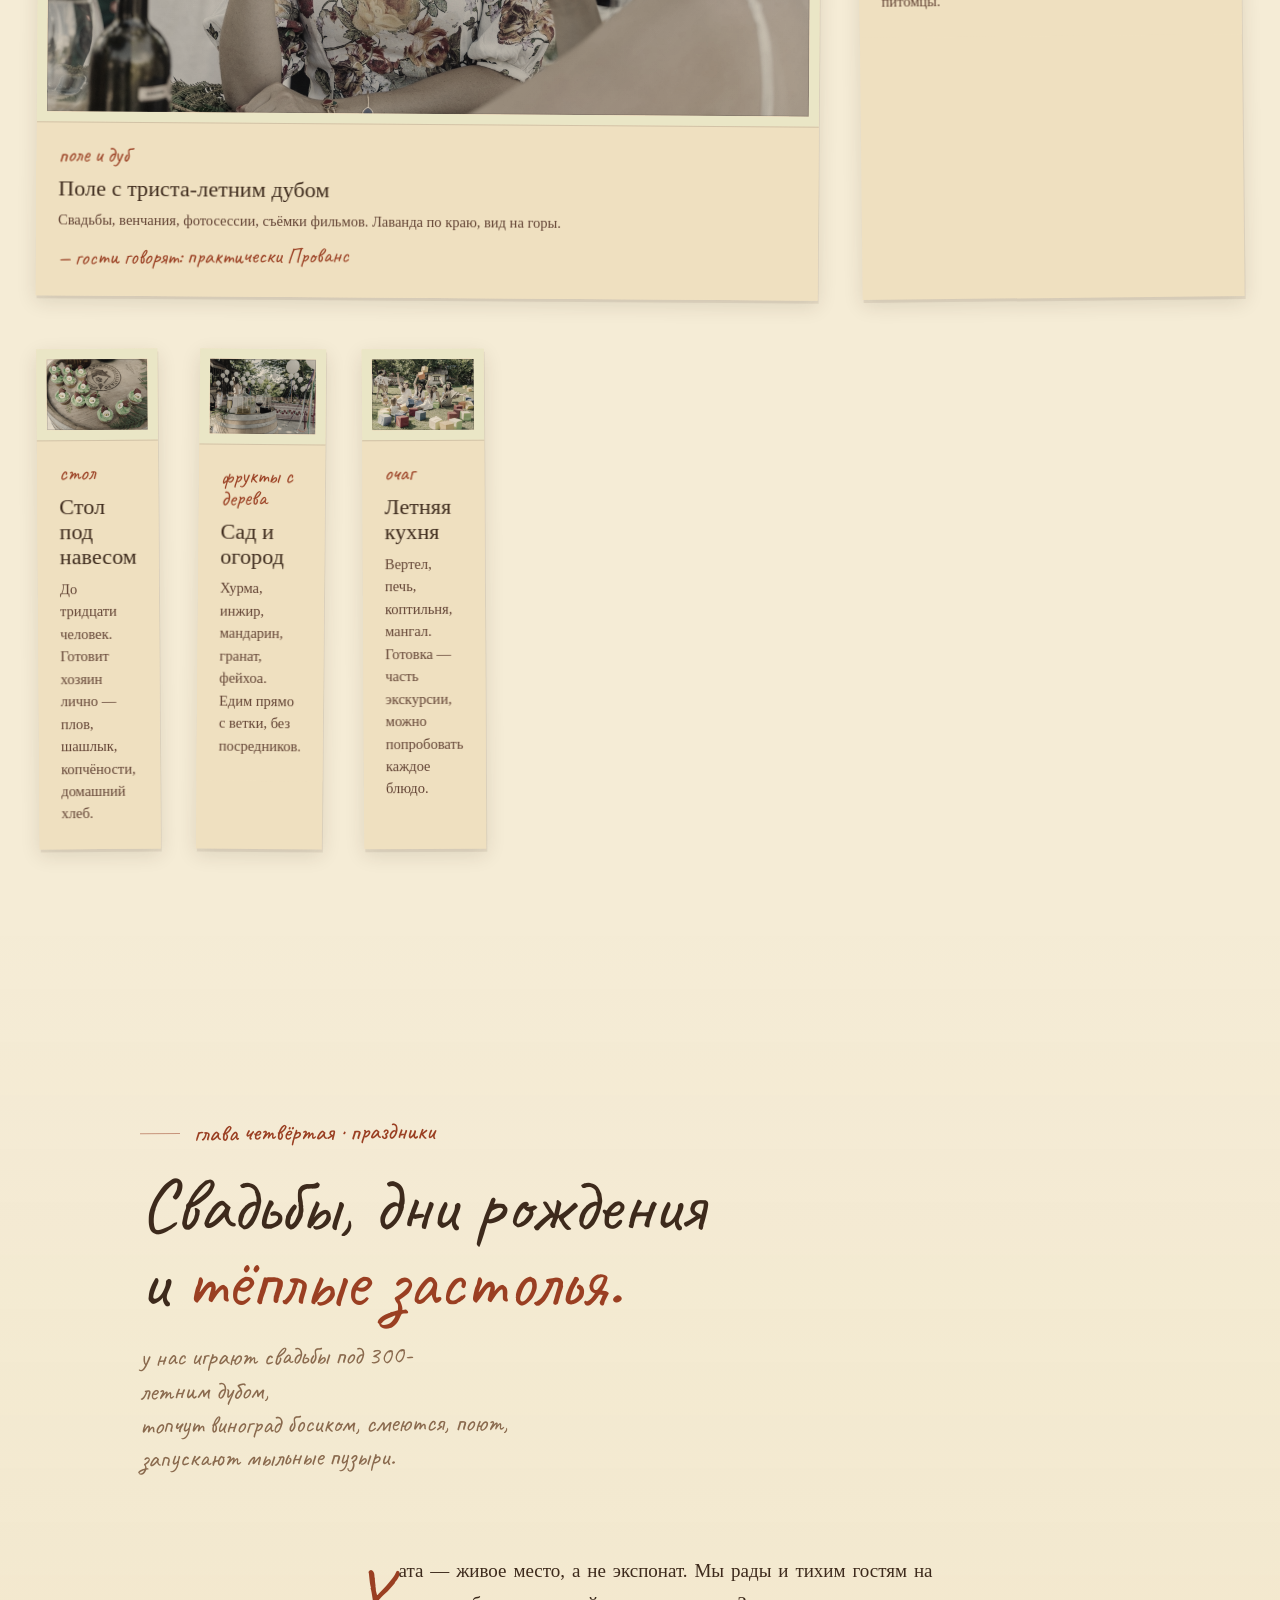
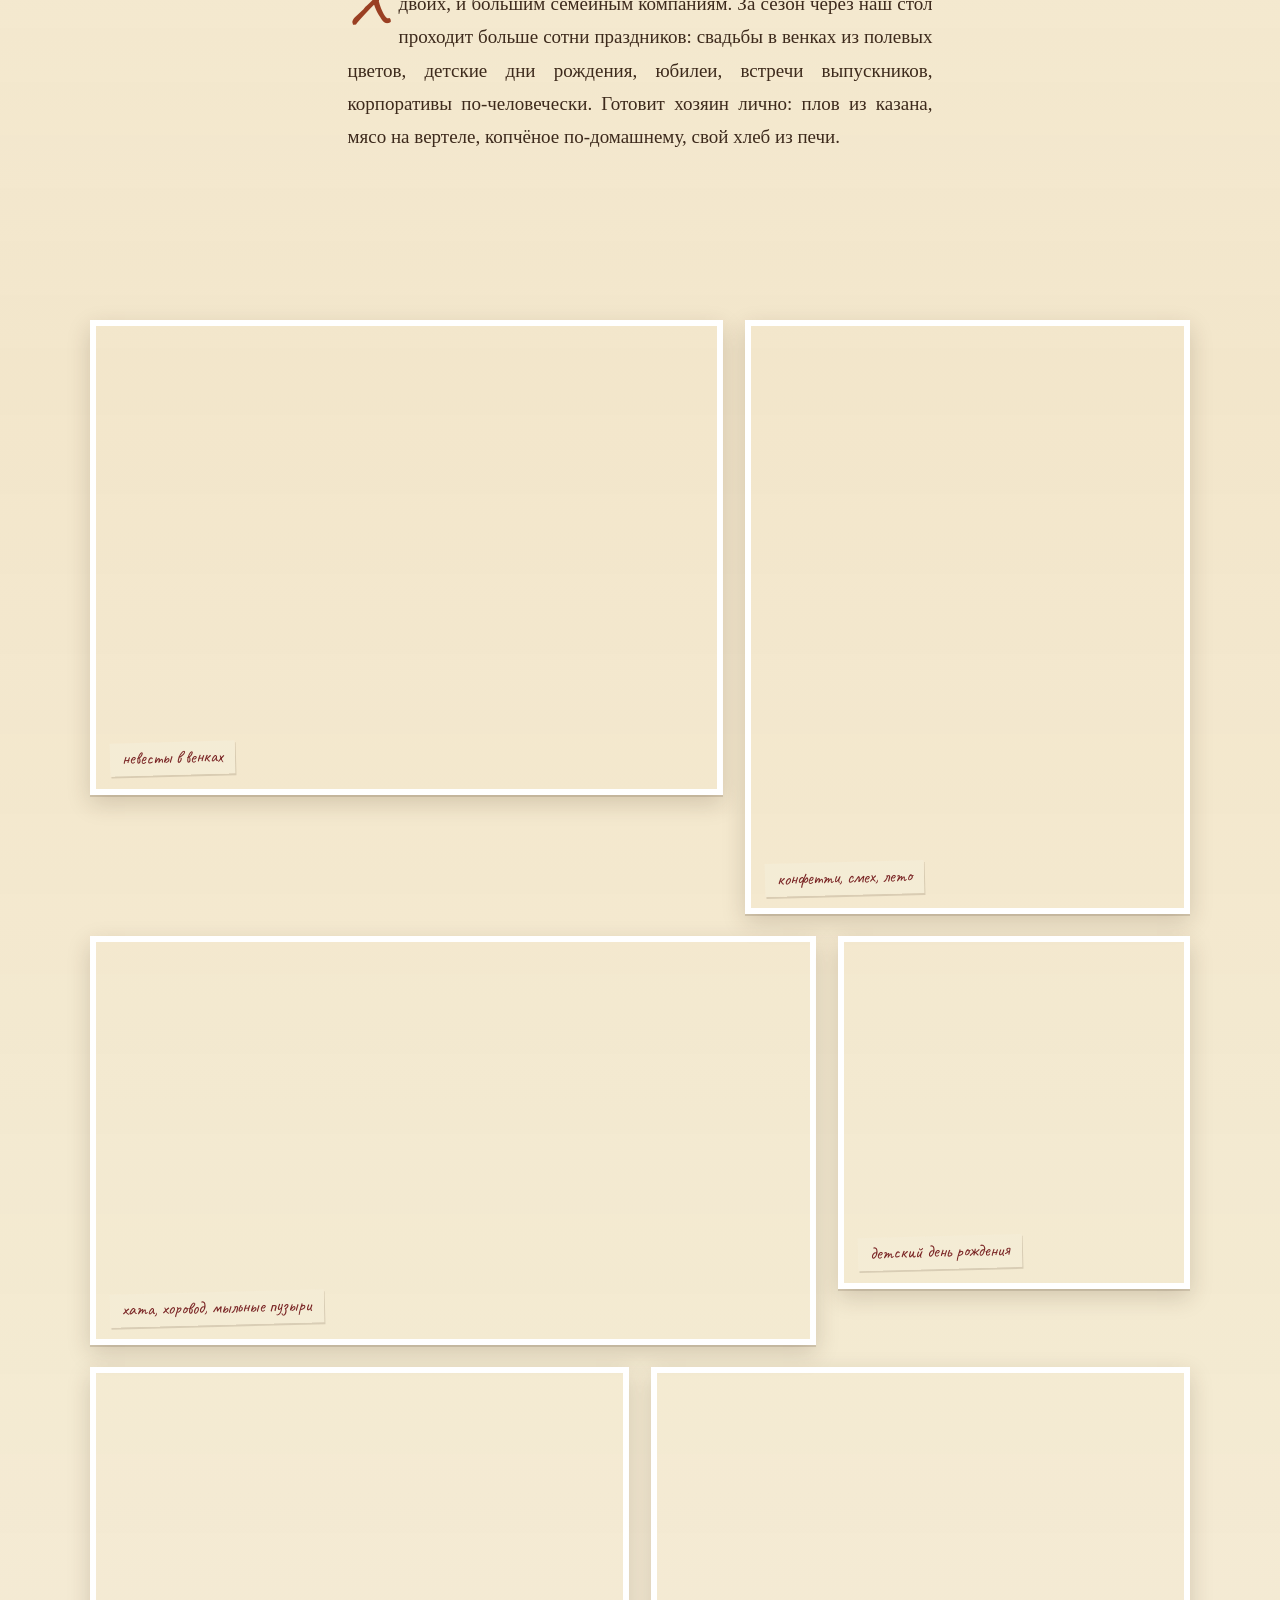
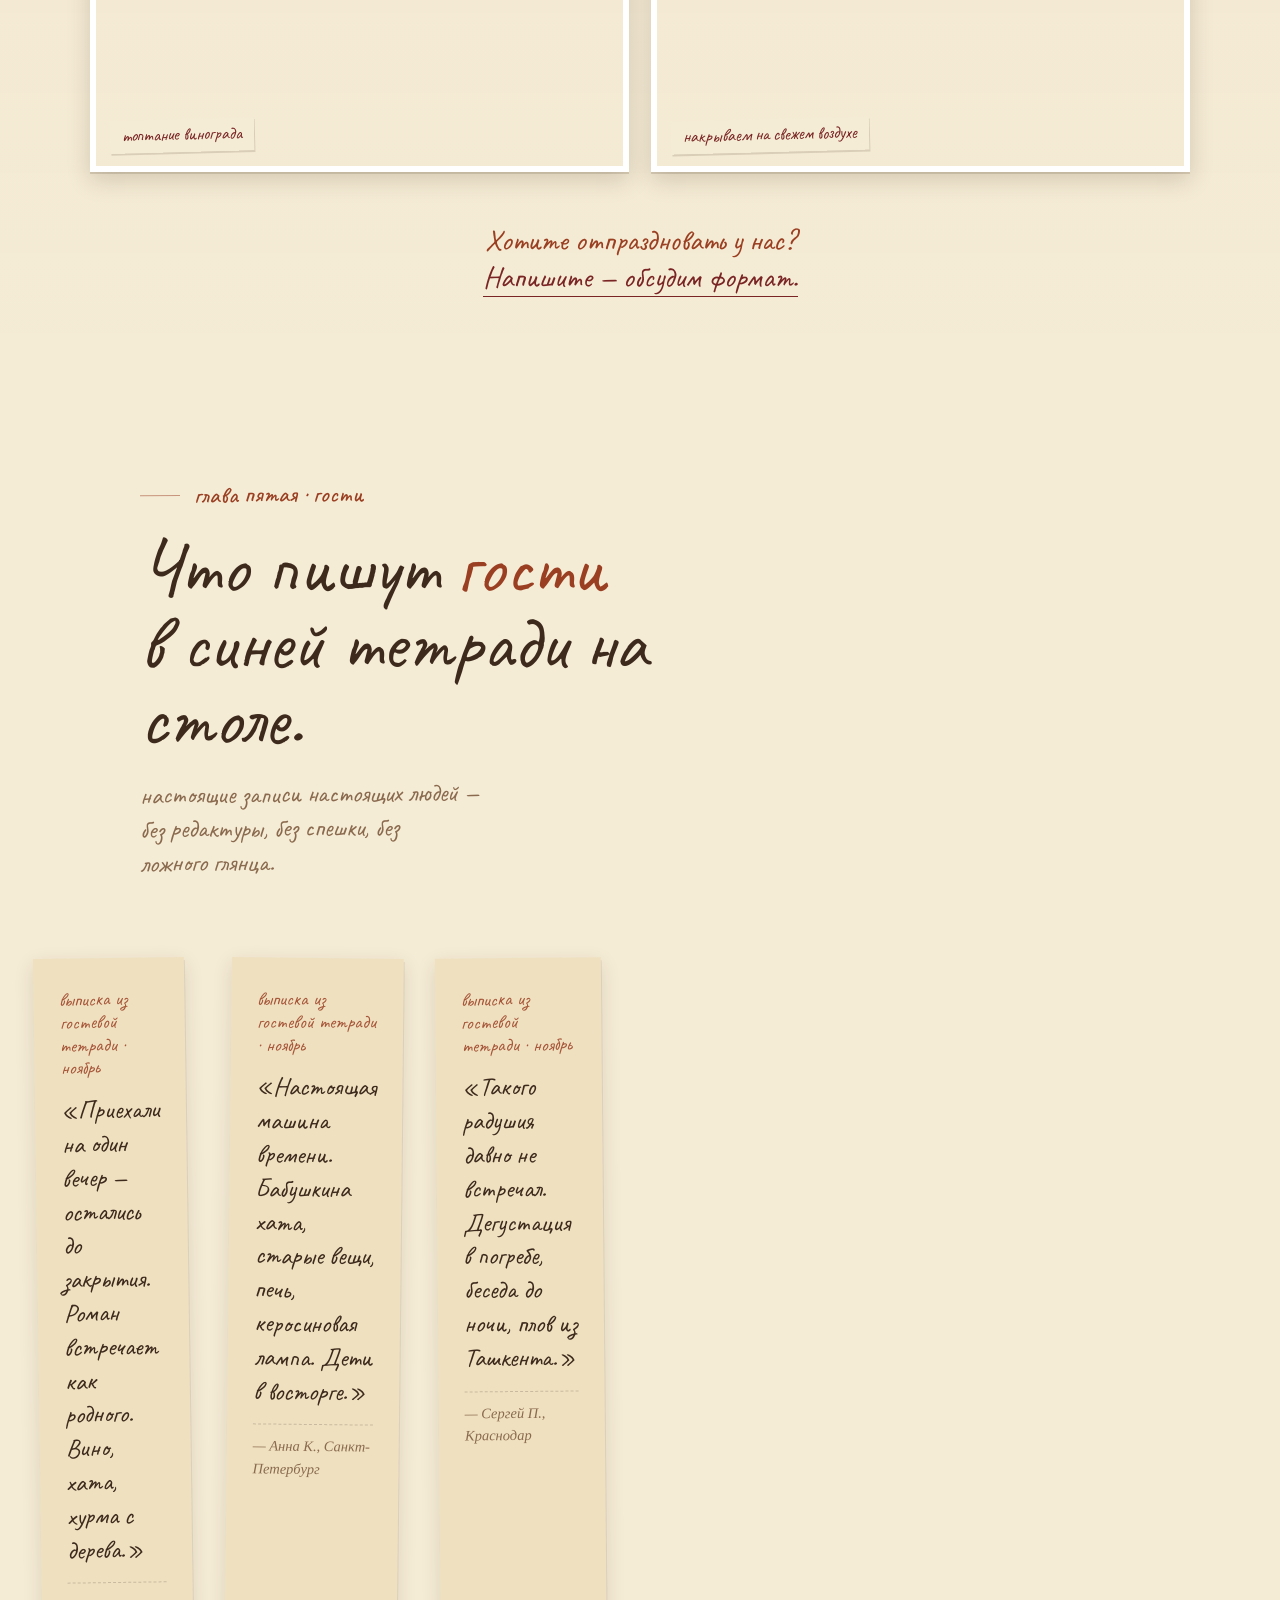
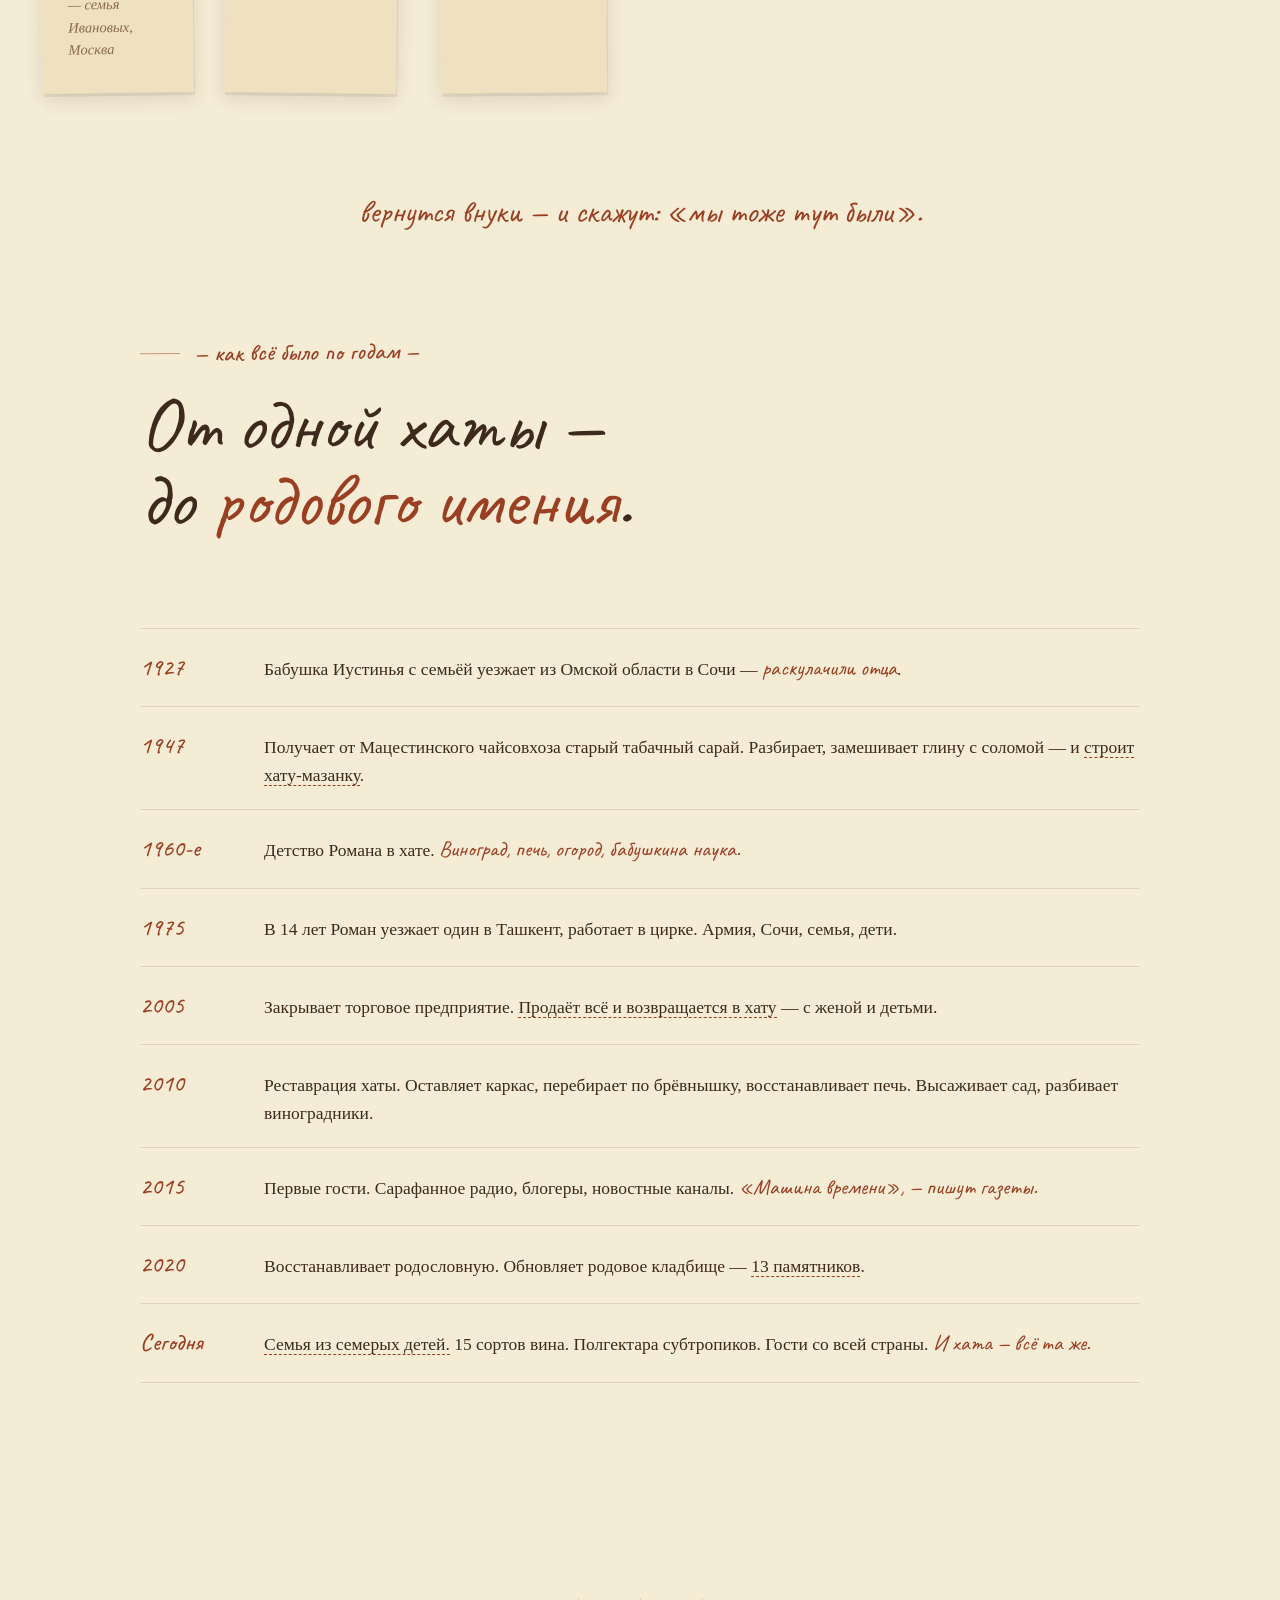
<file: index-v2.html>
<!doctype html>
<html lang="ru">
<head>
<meta charset="utf-8"/>
<meta name="viewport" content="width=device-width, initial-scale=1"/>
<title>Бабушкина Хата · этнографический музей-усадьба · Сочи</title>
<meta name="description" content="Усадьба Весловских в горах Сочи. Дом-музей, семейная винодельня, 15 сортов вина, 300-летний дуб. Приезжайте в гости."/>

<link rel="preconnect" href="https://fonts.googleapis.com">
<link rel="preconnect" href="https://fonts.gstatic.com" crossorigin>
<link href="https://fonts.googleapis.com/css2?family=Caveat:wght@400;500;700&family=Marck+Script&family=Old+Standard+TT:ital,wght@0,400;0,700;1,400&family=Courier+Prime:ital,wght@0,400;0,700;1,400;1,700&display=swap" rel="stylesheet">

<link rel="stylesheet" href="hata.css?v=8"/>
</head>
<body>

<!-- ============ ШАПКА ============ -->
<header class="museum-header">
  <div class="wrap-wide mh-inner">
    <div class="mh-brand">
      <span class="mh-brand-hand">Бабушкина</span>
      <span class="mh-brand-hand mh-brand-hand2">хата</span>
      <span class="mh-brand-sub">усадьба Весловских · в горах над Сочи</span>
    </div>
    <nav class="mh-nav">
      <a href="#glava-1">Хата</a>
      <a href="#glava-2">Винный погреб</a>
      <a href="#glava-3">Сад и стол</a>
      <a href="#prazdniki">Праздники</a>
      <a href="#glava-4">Гости</a>
      <a class="mh-nav-call" href="#priglashenie">Приехать в гости →</a>
    </nav>
  </div>
</header>

<main>

<!-- ============ ЖИВОЙ HERO — ФОТО СТОЛА НА ЗАКАТЕ ============ -->
<section class="live-hero">
  <div class="live-hero-bg" style="background-image:url(assets/sochi-1.jpg)"></div>
  <div class="live-hero-badge">
    <b>семейная усадьба</b>
    в горах над Сочи · село Прогресс
  </div>
  <div class="live-hero-inner">
    <div class="live-hero-kicker">— у нас тепло, шумно и пахнет печкой.</div>
    <h1 class="live-hero-title">
      Бабушкина<br/>
      <em>хата</em>
    </h1>
    <p class="live-hero-sub">
      Усадьба и семейная винодельня Романа Весловского. Хата, которой почти восемьдесят лет, виноградник в пятнадцать сортов, полгектара сада, стол на тридцать гостей и хозяин, который встречает лично.
    </p>
    <div class="live-hero-cta">
      <a class="lh-btn lh-btn--wine" href="https://wa.me/79186004869" target="_blank" rel="noreferrer">Написать в WhatsApp</a>
      <a class="lh-link" href="tel:+79186004869">+7 918 600-48-69</a>
    </div>
  </div>
</section>

<!-- ============ ОБЛОЖКА ТЕТРАДИ ============ -->
<section class="cover">
  <div class="wrap cover-inner">

    <p class="cover-hello">
      — здравствуйте, дорогие гости.<br/>
      я рад, что вы заглянули.
    </p>

    <h1 class="cover-title">
      Бабушкина<br/>
      <em>хата</em>
    </h1>

    <p class="cover-subtitle">
      — то, что осталось от глины,<br/>
      соломы и памяти.
    </p>

    <div class="cover-foot">
      <div class="cover-foot-left">
        <p class="cff-line"><span class="cff-hand">живём</span> — в селе Прогресс, переулок Западный, дом 12</p>
        <p class="cff-line"><span class="cff-hand">держим</span> — полгектара сада, виноградник, хату и погреб</p>
        <p class="cff-line"><span class="cff-hand">встречаем</span> — по записи, лично, круглый год</p>
        <p class="cff-line"><span class="cff-hand">нас</span> — семья Весловских, четвёртое поколение, семеро детей</p>
      </div>
      <div class="cover-foot-right">
        «Да какой музей?<br/>Это — бабушкина хата.»
      </div>
    </div>
  </div>

  <div class="cover-stamp">
    <span class="stamp">с лета 1947-го года</span>
  </div>
</section>

<!-- ============ РАЗВОРОТ: ПИСЬМО РОМАНА ============ -->
<section>
  <div class="wrap chapter-head">
    <div class="chapter-num">— письмо от хозяина —</div>
    <h2 class="chapter-title">Здравствуйте.<br/>Я — <em>Роман</em>.</h2>
  </div>

  <div class="wrap-narrow letter">

    <p class="letter-greeting">Дорогие гости,<br/>рад, что заглянули.</p>

    <p>Меня зовут <b>Роман Весловский</b>. Я — хозяин этого дома. Здесь, в горах над Сочи, в селе Прогресс, мы с семьёй живём на полугектаре земли: сад, виноградник, пасека, животные, хата моей бабушки — и большой дом, в котором растут наши семеро детей.</p>

    <p>Это не музей и не ресторан. Это <span class="underline-h">живая усадьба</span>: утром тут пекут хлеб, днём собирают виноград, к вечеру накрывают стол — и очень часто за этим столом сидят гости. Кто-то приехал попробовать наше домашнее вино, кто-то — отметить юбилей, кто-то — просто посидеть у печки и посмотреть на горы.</p>

    <p class="note">У нас пятнадцать сортов винограда — Изабелла, Саперави, Мускат, Каберне, Ркацители и другие. Вино делаем сами, как учила бабушка: естественное брожение, без сахара и без химии.</p>

    <p>Что бы вы ни выбрали — дегустацию в погребе, тихий ужин вдвоём, свадьбу под 300-летним дубом или семейное застолье на тридцать человек — я встречу вас лично. Проведу по хате, расскажу историю, налью вина, накормлю тем, что сегодня приготовили на огне. Без глянца и без спешки, по-домашнему.</p>

    <p>Приезжайте. Как к своим.</p>

    <div class="letter-signoff">
      — Ваш Роман.
      <small>Роман Весловский · хозяин усадьбы</small>
    </div>

  </div>
</section>

<!-- ============ ВИННЫЙ ШТАМП-ЦИТАТА ============ -->
<div class="pull-quote">
  <div class="wrap">
    <p class="pull-quote-text">
      «Не наследство, а <em>наследие</em>.<br/>
      Семья, земля, работа —<br/>и больше ничего.»
    </p>
    <div class="pull-quote-attr">· Р. В. Весловский ·</div>
  </div>
</div>

<!-- ============ ГЛАВА 1 — ХАТА ============ -->
<section id="glava-1">
  <div class="wrap chapter-head">
    <div class="chapter-num">глава первая · хата</div>
    <h2 class="chapter-title">Глиняная мазанка<br/><em>сорок седьмого года</em></h2>
    <p class="chapter-sub">та самая, что бабушка слепила своими руками —<br/>и в которой я вырос.</p>
  </div>

  <div class="wrap-wide exhibit-grid">

    <article class="card c-8" style="--tilt:-0.6deg">
      <div class="card-photo" style="background-image:url(assets/hero-1.jpg)"></div>
      <div class="card-label">
        <div class="card-tag">сама хата, какая есть</div>
        <div class="card-title">Глиняная мазанка бабушки Иустиньи</div>
        <div class="card-desc">
          Сложена в сорок седьмом — из досок разобранного табачного сарая и глины с соломой. В две тысячи десятом оставил каркас и перебрал её по брёвнышку. Печь живая, топится. Внутри всё то же, что было в детстве: патефон, керосиновая лампа, прялка, сундук, ухват.
        </div>
        <div class="card-hand">— иногда ночую в ней, для души</div>
      </div>
    </article>

    <article class="card c-4" style="--tilt:0.8deg">
      <div class="card-photo" style="background-image:url(assets/sochi-2.jpg)"></div>
      <div class="card-label">
        <div class="card-tag">печь</div>
        <div class="card-title">Русская печь, живая</div>
        <div class="card-desc">Сложена ещё при бабушке. В одиннадцатом восстановил сам. Топится как положено — дровами.</div>
      </div>
    </article>

    <article class="card c-4" style="--tilt:-0.4deg">
      <div class="card-photo" style="background-image:url(assets/sochi-3.jpg)"></div>
      <div class="card-label">
        <div class="card-tag">бабушкины вещи</div>
        <div class="card-title">Патефон, лампа, сундук</div>
        <div class="card-desc">Собирал по деревням десять лет — ровно те, что помню из детства. Всё работает, всё можно потрогать.</div>
      </div>
    </article>

    <article class="card c-4" style="--tilt:0.3deg">
      <div class="card-photo" style="background-image:url(assets/sochi-4.jpg)"></div>
      <div class="card-label">
        <div class="card-tag">двор</div>
        <div class="card-title">Хозяйский двор</div>
        <div class="card-desc">Колодец, летняя кухня, вертел, коптильня. Готовим при вас — не для вида, а по правде.</div>
      </div>
    </article>

    <article class="card c-4" style="--tilt:-0.7deg">
      <div class="card-photo" style="background-image:url(assets/sochi-5.jpg)"></div>
      <div class="card-label">
        <div class="card-tag">из окна</div>
        <div class="card-title">Вид на горы</div>
        <div class="card-desc">Горы над Сочи, субтропики, до моря — двадцать минут. Хурма висит до декабря.</div>
      </div>
    </article>

  </div>
</section>

<!-- ============ АРХИВНАЯ ПЛАШКА ============ -->
<section class="archive-band" style="background-image:linear-gradient(rgba(139, 106, 74, 0.35), rgba(50, 30, 15, 0.65)), url(assets/sochi-1.jpg)">
  <div class="archive-band-inner">
    <span class="archive-tag">· семьдесят восемь лет ·</span>
    <h2 style="margin-top:20px;">От табачного сарая —<br/>до четвёртого поколения Весловских.</h2>
    <p>В сорок седьмом бабушка Иустинья замесила глину с соломой. В двухтысячном десятом Роман вернулся, оставил от хаты каркас и перебрал её по брёвнышку. Сегодня здесь живёт его семья, зреют виноградники и приезжают гости со всей страны.</p>
  </div>
</section>

<!-- ============ ГЛАВА 2 — ВИНОДЕЛЬНЯ ============ -->
<section id="glava-2">
  <div class="wrap chapter-head">
    <div class="chapter-num">глава вторая · вино</div>
    <h2 class="chapter-title">Пятнадцать сортов,<br/>сделанных <em>по-семейному</em>.</h2>
    <p class="chapter-sub">виноград растёт за оградой, вино зреет в погребе,<br/>а пробовать — за столом, со свечой и разговором.</p>
  </div>

  <div class="wrap-narrow letter">
    <p>Вино я впервые делал с бабушкой — из Изабеллы, что росла за оградой. Сейчас на участке <span class="underline-h">пятнадцать сортов винограда</span>: Изабелла, Лидия, Молдова, Мускат Гамбургский, Саперави, Каберне, Ркацители, Мерло и другие. Виноград — наш, никакой химии. Брожение естественное, без сахара. Созревает в погребе, в дубе, в стекле.</p>
    <p>Дегустация — в погребе, при свечах. Хозяин рассказывает про каждый сорт. Любимое у гостей — Изабелла и сладкий Мускат. Любимое у меня — сухой Саперави. Бутылки можно забрать с собой, но лучше — выпить со мной за столом.</p>
  </div>

  <div class="wrap-wide exhibit-grid">

    <article class="card c-5" style="--tilt:-0.4deg">
      <div class="card-photo" style="background-image:url(assets/winery-1.jpg); aspect-ratio: 4 / 5;"></div>
      <div class="card-label">
        <div class="card-tag">погреб</div>
        <div class="card-title">Подземный винный погреб</div>
        <div class="card-desc">Вырыт вручную. Дубовые бочки, стеклянные бутыли, свечи. Дегустация на шесть-десять гостей, по предварительной записи.</div>
        <div class="card-hand">— здесь вино говорит само</div>
      </div>
    </article>

    <div class="c-7" style="display:flex; flex-direction:column; gap:30px;">

      <article class="card" style="--tilt:0.5deg">
        <div class="card-photo" style="background-image:url(assets/winery-2.jpg); aspect-ratio: 16 / 9;"></div>
        <div class="card-label">
          <div class="card-tag">изабелла</div>
          <div class="card-title">Виноградник бабушки</div>
          <div class="card-desc">Та самая лоза, что росла за оградой при бабушке. Сбор — в начале октября, всей семьёй, включая младших детей.</div>
          <div class="card-hand">— моё первое вино, в детстве</div>
        </div>
      </article>

      <article class="card" style="--tilt:-0.3deg">
        <div class="card-photo" style="background-image:url(assets/winery-3.jpg); aspect-ratio: 16 / 9;"></div>
        <div class="card-label">
          <div class="card-tag">сорта</div>
          <div class="card-title">Пятнадцать разных вин</div>
          <div class="card-desc">Изабелла, Лидия, Молдова, Мускат, Саперави, Каберне, Ркацители, Мерло и другие. Всё — своё, без покупного сырья и без сахара.</div>
        </div>
      </article>

    </div>

    <!-- Прайс-таблица как гросс-бух -->
    <div class="c-wide">
      <div class="ledger" style="padding:0;">
        <div class="ledger-row">
          <div class="ledger-year">как</div>
          <div class="ledger-text"><b>дегустация в погребе</b> · на шесть-десять гостей · полтора-два часа · с рассказом хозяина · <span class="hand">при свечах</span></div>
        </div>
        <div class="ledger-row">
          <div class="ledger-year">что</div>
          <div class="ledger-text"><b>пять-семь сортов</b> на вечер · от сухих к сладким · с домашним сыром, орехами, мёдом</div>
        </div>
        <div class="ledger-row">
          <div class="ledger-year">что потом</div>
          <div class="ledger-text"><b>бутылка в подарок</b> каждому гостю · остальное — по договорённости · <span class="hand">не коммерция, а гостинец</span></div>
        </div>
      </div>
    </div>

  </div>
</section>

<!-- ============ ГЛАВА 3 — САД, СТОЛ, ГОСТИ ============ -->
<section id="glava-3">
  <div class="wrap chapter-head">
    <div class="chapter-num">глава третья · сад и стол</div>
    <h2 class="chapter-title">Полгектара субтропиков<br/>и <em>триста-летний</em> дуб.</h2>
    <p class="chapter-sub">хурма с дерева, плов на вертеле,<br/>куры, кошки и кролики — всё настоящее.</p>
  </div>

  <div class="wrap-narrow letter">
    <p>Участок — полгектара. Сад, огород, виноградник, пасека, поле. На поле — 300-летний дуб. Фотосессии, регистрации свадеб, тимбилдинги. Фрукты — с дерева: хурма, инжир, мандарины, гранат, фейхоа. Животные — не декорация: собаки, куры, гуси, кошки, кролики. Дети с ними играют, собирают яйца.</p>
    <p class="note">Готовит хозяин лично — на вертеле, в печи, в коптильне. До 30 гостей за столом. Банкет, день рождения, свадьба, корпоратив.</p>
  </div>

  <div class="wrap-wide exhibit-grid">

    <article class="card c-7" style="--tilt:0.4deg">
      <div class="card-photo" style="background-image:url(assets/sochi-4.jpg); aspect-ratio: 3 / 2;"></div>
      <div class="card-label">
        <div class="card-tag">поле и дуб</div>
        <div class="card-title">Поле с триста-летним дубом</div>
        <div class="card-desc">Свадьбы, венчания, фотосессии, съёмки фильмов. Лаванда по краю, вид на горы.</div>
        <div class="card-hand">— гости говорят: практически Прованс</div>
      </div>
    </article>

    <article class="card c-5" style="--tilt:-0.6deg">
      <div class="card-photo" style="background-image:url(assets/loh.jpg); aspect-ratio: 3 / 2;"></div>
      <div class="card-label">
        <div class="card-tag">живность</div>
        <div class="card-title">Деревенский дворик</div>
        <div class="card-desc">Собаки, куры, гуси, кошки, кролики. Дети в восторге. Если у вас собака — предупредите заранее, у нас свои питомцы.</div>
      </div>
    </article>

    <article class="card c-4" style="--tilt:-0.4deg">
      <div class="card-photo" style="background-image:url(assets/sochi-6.jpg)"></div>
      <div class="card-label">
        <div class="card-tag">стол</div>
        <div class="card-title">Стол под навесом</div>
        <div class="card-desc">До тридцати человек. Готовит хозяин лично — плов, шашлык, копчёности, домашний хлеб.</div>
      </div>
    </article>

    <article class="card c-4" style="--tilt:0.5deg">
      <div class="card-photo" style="background-image:url(assets/hero-3.jpg)"></div>
      <div class="card-label">
        <div class="card-tag">фрукты с дерева</div>
        <div class="card-title">Сад и огород</div>
        <div class="card-desc">Хурма, инжир, мандарин, гранат, фейхоа. Едим прямо с ветки, без посредников.</div>
      </div>
    </article>

    <article class="card c-4" style="--tilt:-0.3deg">
      <div class="card-photo" style="background-image:url(assets/hero-4.jpg)"></div>
      <div class="card-label">
        <div class="card-tag">очаг</div>
        <div class="card-title">Летняя кухня</div>
        <div class="card-desc">Вертел, печь, коптильня, мангал. Готовка — часть экскурсии, можно попробовать каждое блюдо.</div>
      </div>
    </article>

  </div>
</section>

<!-- ============ ПРАЗДНИКИ И ЗАСТОЛЬЯ ============ -->
<section id="prazdniki" class="feast-band">
  <div class="wrap chapter-head">
    <div class="chapter-num">глава четвёртая · праздники</div>
    <h2 class="chapter-title">Свадьбы, дни рождения<br/>и <em>тёплые застолья.</em></h2>
    <p class="chapter-sub">у нас играют свадьбы под 300-летним дубом,<br/>топчут виноград босиком, смеются, поют, запускают мыльные пузыри.</p>
  </div>

  <div class="wrap-narrow letter">
    <p>Хата — живое место, а не экспонат. Мы рады и тихим гостям на двоих, и большим семейным компаниям. За сезон через наш стол проходит больше сотни праздников: свадьбы в венках из полевых цветов, детские дни рождения, юбилеи, встречи выпускников, корпоративы по-человечески. Готовит хозяин лично: плов из казана, мясо на вертеле, копчёное по-домашнему, свой хлеб из печи.</p>
  </div>

  <div class="wrap-wide feast-grid">
    <div class="feast-photo big" style="background-image:url(uploads/Бабушкина Хата Сочи (3).jpg)">
      <div class="feast-photo-cap">невесты в венках</div>
    </div>
    <div class="feast-photo tall" style="background-image:url(uploads/Бабушкина Хата Сочи (2).jpg)">
      <div class="feast-photo-cap">конфетти, смех, лето</div>
    </div>
    <div class="feast-photo wide" style="background-image:url(uploads/Бабушкина Хата Сочи (5).jpg)">
      <div class="feast-photo-cap">хата, хоровод, мыльные пузыри</div>
    </div>
    <div class="feast-photo sq" style="background-image:url(uploads/Бабушкина Хата Сочи (4).jpg)">
      <div class="feast-photo-cap">детский день рождения</div>
    </div>
    <div class="feast-photo half" style="background-image:url(uploads/Бабушкина Хата Винодельня Сочи (2).jpg)">
      <div class="feast-photo-cap">топтание винограда</div>
    </div>
    <div class="feast-photo half" style="background-image:url(uploads/Бабушкина Хата Винодельня Сочи (4).jpg)">
      <div class="feast-photo-cap">накрываем на свежем воздухе</div>
    </div>
  </div>

  <div class="wrap-narrow" style="margin-top: 50px; text-align:center;">
    <p class="h-hand" style="font-size:30px; color:var(--lavender-d); line-height:1.25;">
      Хотите отпраздновать у нас?<br/>
      <a href="https://wa.me/79186004869" target="_blank" rel="noreferrer" style="color:var(--wine); border-bottom:1px solid currentColor; text-decoration:none;">Напишите — обсудим формат.</a>
    </p>
  </div>
</section>

<!-- ============ ГЛАВА 4 — ГОСТЕВАЯ КНИГА ============ -->
<section id="glava-4">
  <div class="wrap chapter-head">
    <div class="chapter-num">глава пятая · гости</div>
    <h2 class="chapter-title">Что пишут <em>гости</em><br/>в синей тетради на столе.</h2>
    <p class="chapter-sub">настоящие записи настоящих людей —<br/>без редактуры, без спешки, без ложного глянца.</p>
  </div>

  <div class="wrap-wide exhibit-grid">

    <article class="card c-4" style="--tilt:-0.8deg; padding: 30px 26px 32px;">
      <div class="guest-top">выписка из гостевой тетради · ноябрь</div>
      <p class="h-hand" style="font-size:26px; color:var(--ink); line-height:1.3; margin-bottom:16px;">
        «Приехали на один вечер — остались до закрытия. Роман встречает как родного. Вино, хата, хурма с дерева.»
      </p>
      <div class="guest-sign">— семья Ивановых, Москва</div>
    </article>

    <article class="card c-4" style="--tilt:0.6deg; padding: 30px 26px 32px;">
      <div class="guest-top">выписка из гостевой тетради · ноябрь</div>
      <p class="h-hand" style="font-size:26px; color:var(--ink); line-height:1.3; margin-bottom:16px;">
        «Настоящая машина времени. Бабушкина хата, старые вещи, печь, керосиновая лампа. Дети в восторге.»
      </p>
      <div class="guest-sign">— Анна К., Санкт-Петербург</div>
    </article>

    <article class="card c-4" style="--tilt:-0.5deg; padding: 30px 26px 32px;">
      <div class="guest-top">выписка из гостевой тетради · ноябрь</div>
      <p class="h-hand" style="font-size:26px; color:var(--ink); line-height:1.3; margin-bottom:16px;">
        «Такого радушия давно не встречал. Дегустация в погребе, беседа до ночи, плов из Ташкента.»
      </p>
      <div class="guest-sign">— Сергей П., Краснодар</div>
    </article>

  </div>

  <div class="wrap-narrow" style="text-align:center; margin-top:40px;">
    <p class="h-hand" style="font-size:32px; color:var(--lavender-d); line-height:1.2;">
      вернутся внуки — и скажут: «мы тоже тут были».
    </p>
  </div>

</section>

<!-- ============ ХРОНОЛОГИЯ ============ -->
<section>
  <div class="wrap chapter-head">
    <div class="chapter-num">— как всё было по годам —</div>
    <h2 class="chapter-title">От одной хаты —<br/>до <em>родового имения</em>.</h2>
  </div>

  <div class="wrap ledger">
    <div class="ledger-row">
      <div class="ledger-year">1927</div>
      <div class="ledger-text">Бабушка Иустинья с семьёй уезжает из Омской области в Сочи — <span class="hand">раскулачили отца</span>.</div>
    </div>
    <div class="ledger-row">
      <div class="ledger-year">1947</div>
      <div class="ledger-text">Получает от Мацестинского чайсовхоза старый табачный сарай. Разбирает, замешивает глину с соломой — и <b>строит хату-мазанку</b>.</div>
    </div>
    <div class="ledger-row">
      <div class="ledger-year">1960-е</div>
      <div class="ledger-text">Детство Романа в хате. <span class="hand">Виноград, печь, огород, бабушкина наука.</span></div>
    </div>
    <div class="ledger-row">
      <div class="ledger-year">1975</div>
      <div class="ledger-text">В 14 лет Роман уезжает один в Ташкент, работает в цирке. Армия, Сочи, семья, дети.</div>
    </div>
    <div class="ledger-row">
      <div class="ledger-year">2005</div>
      <div class="ledger-text">Закрывает торговое предприятие. <b>Продаёт всё и возвращается в хату</b> — с женой и детьми.</div>
    </div>
    <div class="ledger-row">
      <div class="ledger-year">2010</div>
      <div class="ledger-text">Реставрация хаты. Оставляет каркас, перебирает по брёвнышку, восстанавливает печь. Высаживает сад, разбивает виноградники.</div>
    </div>
    <div class="ledger-row">
      <div class="ledger-year">2015</div>
      <div class="ledger-text">Первые гости. Сарафанное радио, блогеры, новостные каналы. <span class="hand">«Машина времени», — пишут газеты.</span></div>
    </div>
    <div class="ledger-row">
      <div class="ledger-year">2020</div>
      <div class="ledger-text">Восстанавливает родословную. Обновляет родовое кладбище — <b>13 памятников</b>.</div>
    </div>
    <div class="ledger-row">
      <div class="ledger-year">Сегодня</div>
      <div class="ledger-text"><b>Семья из семерых детей.</b> 15 сортов вина. Полгектара субтропиков. Гости со всей страны. <span class="hand">И хата — всё та же.</span></div>
    </div>
  </div>
</section>

<!-- ============ ПРИГЛАШЕНИЕ ============ -->
<section id="priglashenie" class="invitation">
  <div class="wrap">

    <h2 class="inv-title">
      Приезжайте<br/>
      <em>в гости.</em>
    </h2>

    <p class="inv-body">
      Напишите заранее — в WhatsApp или позвоните. Встречу лично: проведу по хате, спустимся в погреб, посидим за столом. Без чужих, без спешки, без глянца. Просто — как у родных.
    </p>

    <div style="display:flex; gap:24px; justify-content:center; flex-wrap:wrap;">
      <a class="btn-stamp" href="https://wa.me/79186004869" target="_blank" rel="noreferrer">Написать в WhatsApp</a>
      <a class="btn-hand" href="tel:+79186004869">или позвонить → +7 918 600-48-69</a>
    </div>

    <div class="inv-details">
      <div>
        <div class="inv-det-label">как найти</div>
        <div class="inv-det-val">Сочи, село<br/>Прогресс,<br/>переулок<br/>Западный, дом 12</div>
      </div>
      <div>
        <div class="inv-det-label">когда</div>
        <div class="inv-det-val">по записи,<br/>в любое время года,<br/>хозяин<br/>встречает лично</div>
      </div>
      <div>
        <div class="inv-det-label">кто встретит</div>
        <div class="inv-det-val">Роман<br/>Васильевич<br/>Весловский,<br/>хозяин</div>
      </div>
    </div>

    <p style="margin-top:48px; font-family:var(--ff-hand); font-size:28px; color:var(--lavender-d); transform:rotate(-1deg); line-height:1.2;">
      Буду рад знакомству. <br/>
      <span style="font-size:22px; color:var(--ink-3);">— Р.&nbsp;Весловский</span>
    </p>

  </div>
</section>

</main>

<!-- ============ ПОДВАЛ ============ -->
<footer class="notebook-foot">
  <div class="wrap-wide nf-inner">
    <div>
      <strong>Бабушкина Хата</strong>
      Семейная усадьба Весловских<br/>
      Сочи, с. Прогресс, пер. Западный 12<br/>
      Хозяин встречает лично
    </div>
    <div>
      <strong>Связь</strong>
      WhatsApp · <a href="https://wa.me/79186004869">+7 918 600-48-69</a><br/>
      Телефон · <a href="tel:+79186004869">+7 918 600-48-69</a><br/>
      <a href="#priglashenie">оставить заявку →</a>
    </div>
    <div>
      <strong>Разделы</strong>
      <a href="#glava-1">Хата</a> · <a href="#glava-2">Погреб</a><br/>
      <a href="#glava-3">Сад и стол</a> · <a href="#prazdniki">Праздники</a><br/>
      <a href="#glava-4">Гости</a><br/>
      <a href="v1-index.html">предыдущая версия →</a>
    </div>
  </div>
  <div class="wrap-wide" style="margin-top:30px; padding-top:18px; border-top:1px dashed rgba(90,74,62,.25); font-family:var(--ff-serif); font-style:italic; font-size:15px; letter-spacing:0; color:var(--ink-3); display:flex; justify-content:space-between; flex-wrap:wrap; gap:12px;">
    <span>© 2010—2026 · Р. В. Весловский</span>
    <span>— рукопись хранится в хате —</span>
  </div>
</footer>

</body>
</html>
</file>
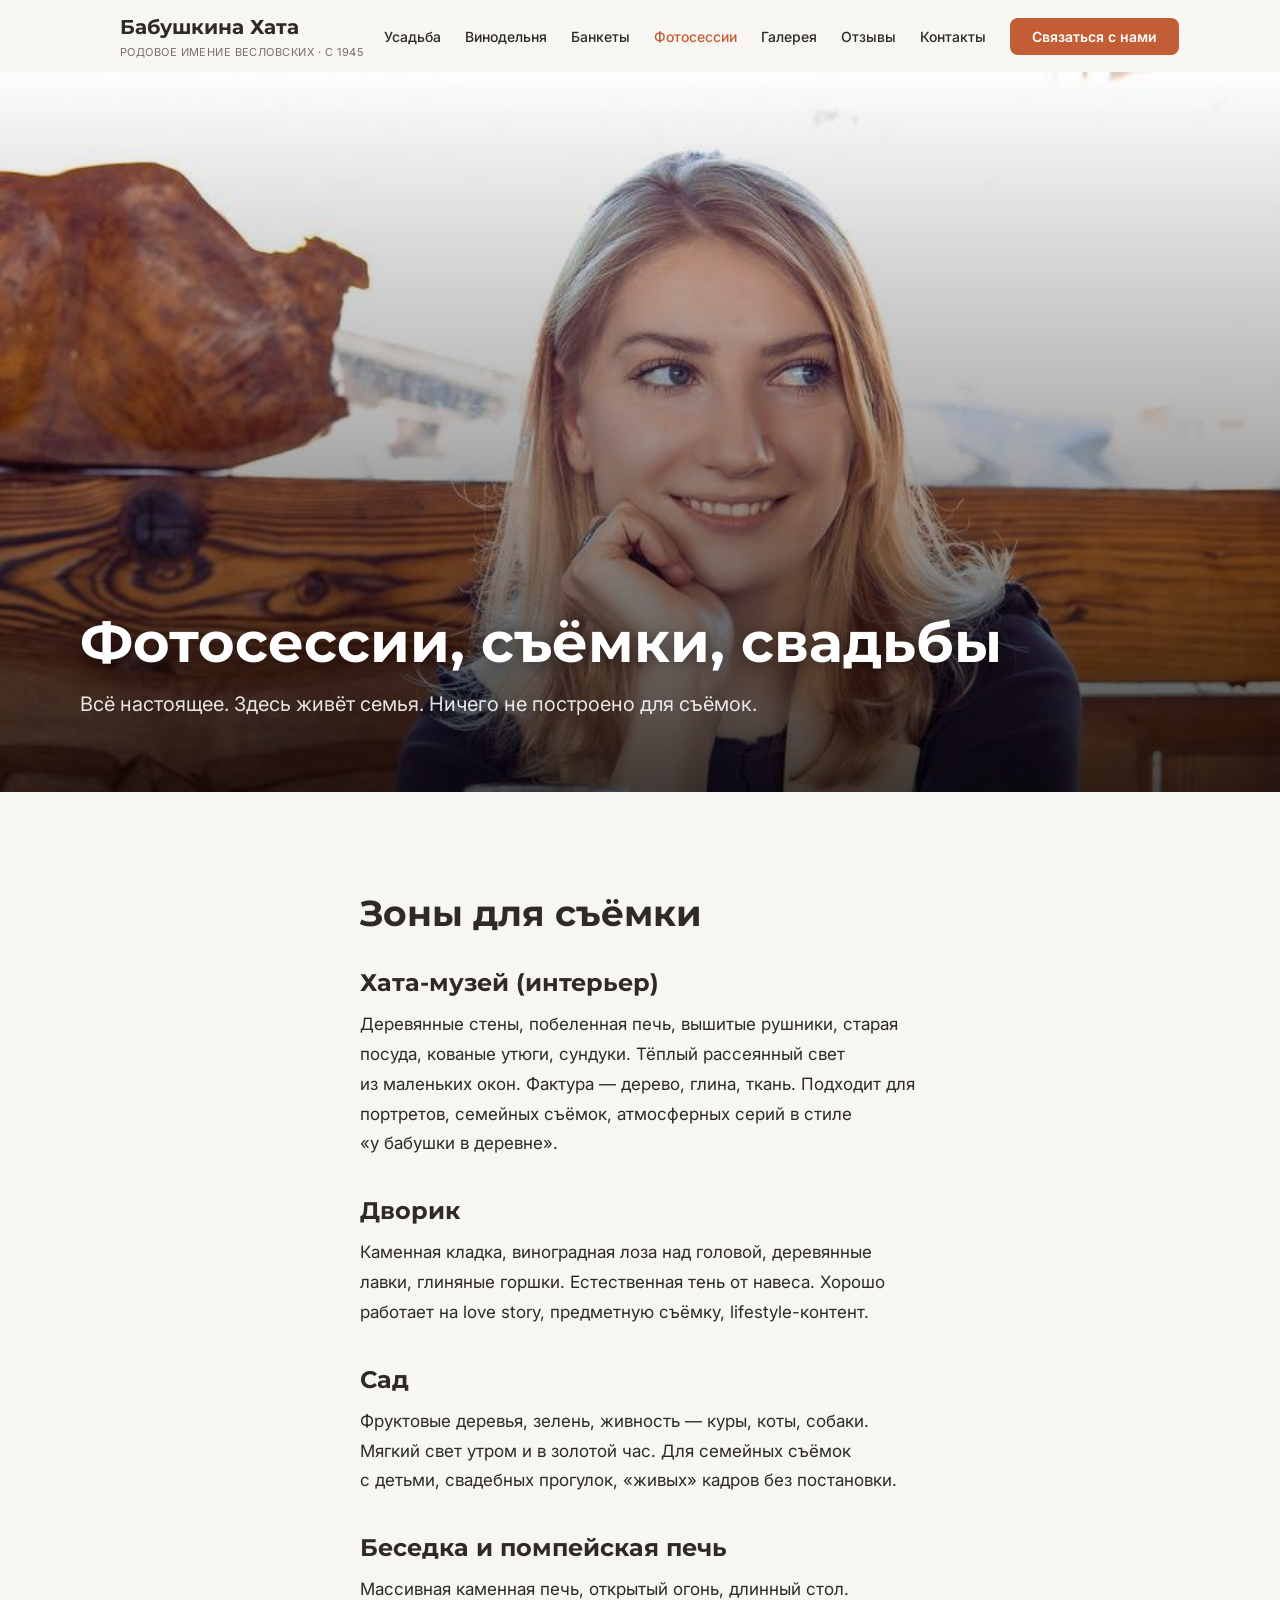
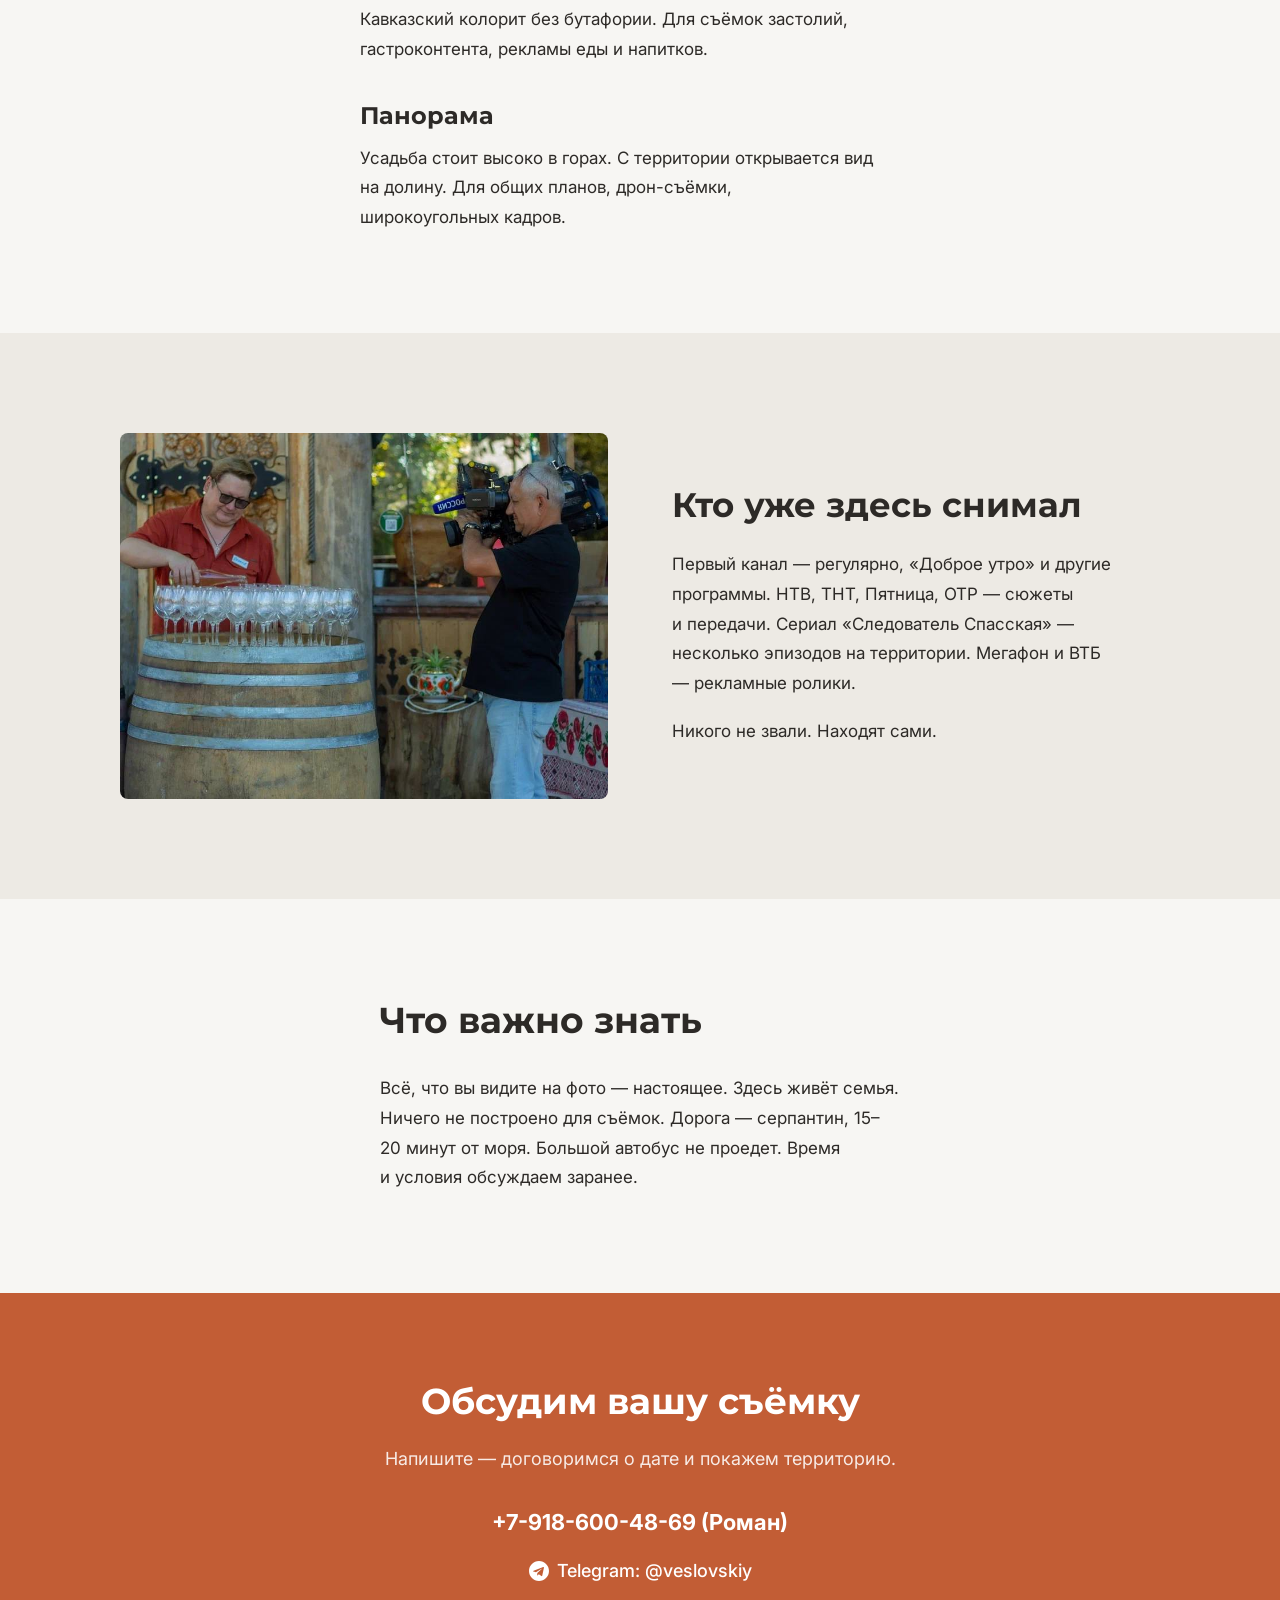
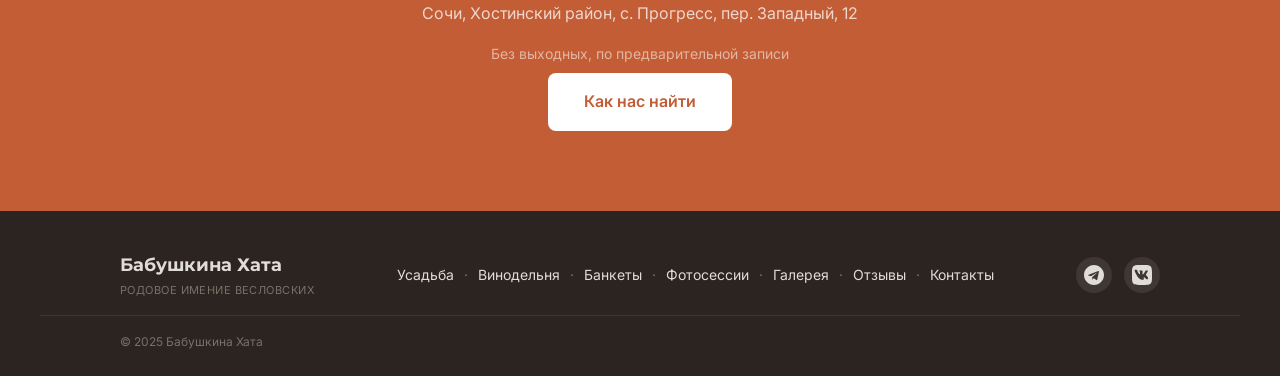
<file: photosessions.html>
<!doctype html>
<html lang="ru">
<head>
<meta charset="utf-8"/>
<meta name="viewport" content="width=device-width, initial-scale=1"/>
<title>Фотосессии и съёмки — Бабушкина Хата · Сочи</title>
<meta name="description" content="Фотосессии, свадьбы, рекламные съёмки в усадьбе Бабушкина Хата. Хата-музей, сад, виноградники, панорама гор. Сочи, с. Прогресс."/>
<link rel="preconnect" href="https://fonts.googleapis.com"/>
<link rel="preconnect" href="https://fonts.gstatic.com" crossorigin=""/>
<link href="https://fonts.googleapis.com/css2?family=Montserrat:wght@400;600;700&family=Inter:wght@400;500;600&display=swap" rel="stylesheet"/>
<style>
*, *::before, *::after { box-sizing: border-box; margin: 0; padding: 0; }
html { scroll-behavior: smooth; }
body { overflow-x: hidden; font-family: 'Inter', sans-serif; background: #F7F6F3; color: #2D2A27; font-size: 18px; line-height: 1.6; -webkit-font-smoothing: antialiased; }
h1, h2, h3 { text-wrap: balance; }
p { text-wrap: pretty; }
img { display: block; max-width: 100%; }
a { color: #C25D35; text-decoration: none; }
a:hover { color: #A34D2B; }
:root { --bg:#F7F6F3; --bg2:#EDEAE4; --dark:#2C2420; --text:#2D2A27; --text2:#7A7067; --accent:#C25D35; --accent-hover:#A34D2B; --border:#E0DCD6; --max:1200px; --side:80px; --gap:100px; }

.site-header { position: fixed; top: 0; left: 0; right: 0; z-index: 100; background: var(--bg); height: 72px; display: flex; align-items: center; transition: box-shadow .2s; }
.site-header.scrolled { box-shadow: 0 2px 8px rgba(0,0,0,.06); }
.h-inner { max-width: var(--max); margin: 0 auto; padding: 0 var(--side); width: 100%; display: flex; align-items: center; justify-content: space-between; gap: 20px; }
.logo { display: flex; flex-direction: column; gap: 1px; text-decoration: none; flex-shrink: 0; }
.logo-t { font-family: 'Montserrat', sans-serif; font-size: 20px; font-weight: 700; color: var(--text); }
.logo-s { font-size: 11px; color: var(--text2); letter-spacing: .04em; text-transform: uppercase; }
.nav { display: flex; align-items: center; gap: 24px; list-style: none; }
.nav a { font-size: 14px; font-weight: 500; color: var(--text); transition: color .15s; white-space: nowrap; }
.nav a:hover, .nav a.active { color: var(--accent); }
.nav-cta { background: var(--accent); color: #fff !important; padding: 10px 22px; border-radius: 8px; font-weight: 600 !important; transition: background .2s !important; }
.nav-cta:hover { background: var(--accent-hover) !important; }
.burger { display: none; flex-direction: column; gap: 5px; cursor: pointer; padding: 8px; background: none; border: none; }
.burger span { display: block; width: 24px; height: 2px; background: var(--text); border-radius: 2px; }
.mob-overlay { display: none; position: fixed; inset: 0; background: rgba(44,36,32,.55); z-index: 200; }
.mob-overlay.open { display: block; }
.mob-panel { position: fixed; top: 0; right: 0; bottom: 0; width: 280px; background: var(--bg); z-index: 201; transform: translateX(100%); transition: transform .3s; padding: 80px 32px 40px; display: flex; flex-direction: column; gap: 8px; }
.mob-panel.open { transform: translateX(0); }
.mob-panel a { font-size: 18px; font-weight: 500; color: var(--text); padding: 10px 0; border-bottom: 1px solid var(--border); }
.mob-panel .nav-cta { margin-top: 16px; text-align: center; padding: 14px 22px; border: none; }
.mob-close { position: absolute; top: 20px; right: 20px; background: none; border: none; font-size: 28px; cursor: pointer; color: var(--text2); }

.hero { position: relative; height: 80vh; min-height: 520px; margin-top: 72px; display: flex; align-items: flex-end; overflow: hidden; }
.hero img { position: absolute; inset: 0; width: 100%; height: 100%; object-fit: cover; object-position: center 40%; }
.hero-grad { position: absolute; inset: 0; background: linear-gradient(to top, rgba(0,0,0,.72) 0%, rgba(0,0,0,.3) 50%, transparent 100%); }
.hero-body { position: relative; z-index: 2; padding: 0 var(--side) 72px; max-width: 800px;  max-width: 100%; }
.hero-body h1 { font-family: 'Montserrat', sans-serif; font-size: 56px; font-weight: 700; color: #fff; line-height: 1.1; margin-bottom: 14px; text-shadow: 0 2px 16px rgba(0,0,0,.4);  word-wrap: break-word; overflow-wrap: break-word; }
.hero-body p { font-size: 20px; color: rgba(255,255,255,.88); }

.sec { padding: var(--gap) 0; }
.cnt { max-width: var(--max); margin: 0 auto; padding: 0 var(--side); }
.prose { max-width: 720px; margin: 0 auto; padding: 0 var(--side); }
.prose h2 { font-family: 'Montserrat', sans-serif; font-size: 36px; font-weight: 700; color: var(--text); line-height: 1.2; margin-bottom: 32px; }
.prose h3 { font-family: 'Montserrat', sans-serif; font-size: 24px; font-weight: 700; color: var(--text); line-height: 1.3; margin-bottom: 12px; margin-top: 36px; }
.prose h3:first-of-type { margin-top: 0; }
.prose p { font-size: 17px; color: var(--text); line-height: 1.75; margin-bottom: 16px; }
.prose p:last-of-type { margin-bottom: 0; }
.prose-sm { max-width: 680px; }

.two { display: grid; grid-template-columns: 1fr 1fr; gap: 64px; align-items: center; }
.two.rev .col-ph { order: -1; }
.col-ph { border-radius: 8px; overflow: hidden; aspect-ratio: 4/3; }
.col-ph img { width: 100%; height: 100%; object-fit: cover; }
.col-tx h2 { font-family: 'Montserrat', sans-serif; font-size: 34px; font-weight: 700; color: var(--text); line-height: 1.2; margin-bottom: 24px; }
.col-tx p { font-size: 17px; color: var(--text); line-height: 1.75; margin-bottom: 18px; max-width: 540px; }
.col-tx p:last-of-type { margin-bottom: 0; }

.cta-sec { background: var(--accent); padding: 80px var(--side); text-align: center; }
.cta-sec h2 { font-family: 'Montserrat', sans-serif; font-size: 36px; font-weight: 700; color: #fff; margin-bottom: 14px; }
.cta-sec > p { font-size: 18px; color: rgba(255,255,255,.88); margin-bottom: 8px; }
.cta-phone { display: block; font-size: 22px; font-weight: 700; color: #fff; }
.cta-phone:hover { opacity: .85; color: #fff; }
.btn-w { display: inline-block; background: #fff; color: var(--accent); padding: 16px 36px; border-radius: 8px; font-size: 16px; font-weight: 600; transition: all .2s; }
.btn-w:hover { background: var(--bg); color: var(--accent-hover); }

.site-footer { background: var(--dark); padding: 40px 0 24px; }
.f-main { max-width: var(--max); margin: 0 auto; padding: 0 var(--side); display: grid; grid-template-columns: auto 1fr auto; gap: 32px; align-items: center; }
.f-logo { display: flex; flex-direction: column; gap: 2px; text-decoration: none; }
.f-logo-t { font-family: 'Montserrat', sans-serif; font-size: 18px; font-weight: 700; color: #E0DCD6; }
.f-logo-s { font-size: 11px; color: #7A7067; letter-spacing: .04em; text-transform: uppercase; }
.f-nav { display: flex; align-items: center; gap: 10px; flex-wrap: wrap; justify-content: center; }
.f-nav a { font-size: 14px; color: #E0DCD6; transition: color .15s; white-space: nowrap; text-decoration: none; }
.f-nav a:hover { color: #fff; }
.f-sep { color: #7A7067; font-size: 14px; }
.f-soc { display: flex; align-items: center; gap: 12px; }
.soc-ic { display: flex; align-items: center; justify-content: center; width: 36px; height: 36px; border-radius: 50%; background: rgba(224,220,214,.1); color: #E0DCD6; transition: all .2s; }
.soc-ic:hover { background: rgba(224,220,214,.2); color: #fff; }
.f-bot { max-width: var(--max); margin: 16px auto 0; padding: 16px var(--side) 0; border-top: 1px solid rgba(224,220,214,.1); }
.f-bot p { font-size: 12px; color: #7A7067; }

@media (max-width: 1199px) { :root { --side: 40px; } .two { gap: 40px; } .f-main { grid-template-columns: 1fr 1fr; } .f-main > :first-child { grid-column: 1/-1; } }

/* Tablet */
@media (max-width: 1199px) {
  .nav { gap: 16px; }
  .nav a { font-size: 13px; }
  .nav-cta { display: none; }
}
@media (max-width: 767px) {
  :root { --side: 16px; --gap: 56px; }
  .site-header { height: 60px; } .nav { display: none; } .burger { display: flex; }
  .h-inner { padding: 0 16px; }
  .hero { height: 65vh; } .hero-body h1 { font-size: 2rem; } .hero-body p { font-size: 1rem; }
  .two { grid-template-columns: 1fr; gap: 28px; } .two.rev .col-ph { order: 0; }
  .col-ph { aspect-ratio: 16/9; }
  .col-tx h2, .prose h2 { font-size: 26px; } .prose h3 { font-size: 20px; }
  .col-tx p, .prose p { font-size: 16px; }
  .cta-sec { padding: 48px 16px; }
  .cta-sec h2 { font-size: 26px; } .cta-phone { font-size: 1.2rem; }
  .f-main { grid-template-columns: 1fr; gap: 20px; text-align: center; }
  .f-nav, .f-soc { justify-content: center; } .f-bot { text-align: center; }
}

/* Small screens */
@media (max-width: 374px) {
  .hero-body h1, .page-hero-content h1 { font-size: 1.7rem !important; }
  .logo-t { font-size: 17px; }
}
</style>
</head>
<body>

<header class="site-header" id="hdr">
  <div class="h-inner">
    <a class="logo" href="index.html"><span class="logo-t">Бабушкина Хата</span><span class="logo-s">Родовое имение Весловских · с&nbsp;1945</span></a>
    <nav><ul class="nav">
      <li><a href="usadba.html">Усадьба</a></li>
      <li><a href="vinodelnya.html">Винодельня</a></li>
      <li><a href="banquets.html">Банкеты</a></li>
      <li><a href="photosessions.html" class="active">Фотосессии</a></li>
      <li><a href="gallery.html">Галерея</a></li>
      <li><a href="reviews.html">Отзывы</a></li>
      <li><a href="contacts.html">Контакты</a></li>
      <li><a class="nav-cta" href="contacts.html">Связаться с&nbsp;нами</a></li>
    </ul></nav>
    <button class="burger" id="burg" aria-label="Меню"><span></span><span></span><span></span></button>
  </div>
</header>
<div class="mob-overlay" id="mob-ov"></div>
<nav class="mob-panel" id="mob-pn">
  <button class="mob-close" id="mob-cl">×</button>
  <a href="usadba.html">Усадьба</a><a href="vinodelnya.html">Винодельня</a><a href="banquets.html">Банкеты</a><a href="photosessions.html">Фотосессии</a><a href="gallery.html">Галерея</a><a href="reviews.html">Отзывы</a><a href="contacts.html">Контакты</a>
  <a class="nav-cta" href="contacts.html">Связаться с&nbsp;нами</a>
</nav>

<main>

<!-- 1: HERO -->
<section class="hero">
  <img src="assets/photos/photo_206.jpg" alt="Фотосессия в&nbsp;усадьбе" loading="eager"/>
  <div class="hero-grad"></div>
  <div class="hero-body">
    <h1>Фотосессии, съёмки, свадьбы</h1>
    <p>Всё настоящее. Здесь живёт семья. Ничего не&nbsp;построено для съёмок.</p>
  </div>
</section>

<!-- 2: ЗОНЫ ДЛЯ СЪЁМКИ -->
<section class="sec" style="background:var(--bg)">
  <div class="prose">
    <h2>Зоны для съёмки</h2>

    <h3>Хата-музей (интерьер)</h3>
    <p>Деревянные стены, побеленная печь, вышитые рушники, старая посуда, кованые утюги, сундуки. Тёплый рассеянный свет из&nbsp;маленьких окон. Фактура — дерево, глина, ткань. Подходит для портретов, семейных съёмок, атмосферных серий в&nbsp;стиле «у&nbsp;бабушки в&nbsp;деревне».</p>

    <h3>Дворик</h3>
    <p>Каменная кладка, виноградная лоза над головой, деревянные лавки, глиняные горшки. Естественная тень от&nbsp;навеса. Хорошо работает на&nbsp;love story, предметную съёмку, lifestyle-контент.</p>

    <h3>Сад</h3>
    <p>Фруктовые деревья, зелень, живность — куры, коты, собаки. Мягкий свет утром и&nbsp;в&nbsp;золотой час. Для семейных съёмок с&nbsp;детьми, свадебных прогулок, «живых» кадров без постановки.</p>

    <h3>Беседка и&nbsp;помпейская печь</h3>
    <p>Массивная каменная печь, открытый огонь, длинный стол. Кавказский колорит без бутафории. Для съёмок застолий, гастроконтента, рекламы еды и&nbsp;напитков.</p>

    <h3>Панорама</h3>
    <p>Усадьба стоит высоко в&nbsp;горах. С&nbsp;территории открывается вид на&nbsp;долину. Для общих планов, дрон-съёмки, широкоугольных кадров.</p>
  </div>
</section>

<!-- 3: КТО ЗДЕСЬ СНИМАЛ -->
<section class="sec" style="background:var(--bg2)">
  <div class="cnt">
    <div class="two rev">
      <div class="col-tx">
        <h2>Кто уже здесь снимал</h2>
        <p>Первый канал — регулярно, «Доброе утро» и&nbsp;другие программы. НТВ, ТНТ, Пятница, ОТР — сюжеты и&nbsp;передачи. Сериал «Следователь Спасская» — несколько эпизодов на&nbsp;территории. Мегафон и&nbsp;ВТБ — рекламные ролики.</p>
        <p>Никого не&nbsp;звали. Находят сами.</p>
      </div>
      <div class="col-ph">
        <img src="assets/photos/photo_484.jpg" alt="Телевизионная съёмка в&nbsp;усадьбе" loading="lazy"/>
      </div>
    </div>
  </div>
</section>

<!-- 4: ЧТО ВАЖНО ЗНАТЬ -->
<section class="sec" style="background:var(--bg)">
  <div class="prose prose-sm">
    <h2>Что важно знать</h2>
    <p>Всё, что вы&nbsp;видите на&nbsp;фото — настоящее. Здесь живёт семья. Ничего не&nbsp;построено для съёмок. Дорога — серпантин, 15–20 минут от&nbsp;моря. Большой автобус не&nbsp;проедет. Время и&nbsp;условия обсуждаем заранее.</p>
  </div>
</section>

<!-- 5: CTA -->
<section class="cta-sec">
  <h2>Обсудим вашу съёмку</h2>
  <p>Напишите — договоримся о&nbsp;дате и&nbsp;покажем территорию.</p>
  <div style="display:flex; flex-direction:column; gap:16px; align-items:center; margin:32px 0 8px;">
    <a class="cta-phone" href="tel:+79186004869" style="margin-bottom:0;">+7-918-600-48-69 (Роман)</a>
    <a href="https://t.me/veslovskiy" target="_blank" rel="noreferrer" style="font-size:18px; color:#fff; font-weight:500; display:inline-flex; align-items:center; gap:8px;">
      <svg width="20" height="20" viewBox="0 0 24 24" fill="currentColor"><path d="M12 0C5.373 0 0 5.373 0 12s5.373 12 12 12 12-5.373 12-12S18.627 0 12 0zm5.894 8.221l-1.97 9.28c-.145.658-.537.818-1.084.508l-3-2.21-1.447 1.394c-.16.16-.295.295-.605.295l.213-3.053 5.56-5.023c.242-.213-.054-.333-.373-.12l-6.871 4.326-2.962-.924c-.643-.204-.657-.643.136-.953l11.57-4.461c.537-.194 1.006.131.833.941z"/></svg>
      Telegram: @veslovskiy
    </a>
    <p style="font-size:16px; color:rgba(255,255,255,.75); margin:0;">Сочи, Хостинский район, с.&nbsp;Прогресс, пер.&nbsp;Западный, 12</p>
    <p style="font-size:14px; color:rgba(255,255,255,.55); margin:0;">Без выходных, по&nbsp;предварительной записи</p>
  </div>
  <a class="btn-w" href="contacts.html">Как нас найти</a>
</section>

</main>

<footer class="site-footer">
  <div class="f-main">
    <a class="f-logo" href="index.html"><span class="f-logo-t">Бабушкина Хата</span><span class="f-logo-s">Родовое имение Весловских</span></a>
    <nav class="f-nav"><a href="usadba.html">Усадьба</a><span class="f-sep">·</span><a href="vinodelnya.html">Винодельня</a><span class="f-sep">·</span><a href="banquets.html">Банкеты</a><span class="f-sep">·</span><a href="photosessions.html">Фотосессии</a><span class="f-sep">·</span><a href="gallery.html">Галерея</a><span class="f-sep">·</span><a href="reviews.html">Отзывы</a><span class="f-sep">·</span><a href="contacts.html">Контакты</a></nav>
    <div class="f-soc">
      <a href="https://t.me/veslovskiy" target="_blank" rel="noreferrer" title="Telegram" class="soc-ic"><svg width="20" height="20" viewBox="0 0 24 24" fill="currentColor"><path d="M12 0C5.373 0 0 5.373 0 12s5.373 12 12 12 12-5.373 12-12S18.627 0 12 0zm5.894 8.221l-1.97 9.28c-.145.658-.537.818-1.084.508l-3-2.21-1.447 1.394c-.16.16-.295.295-.605.295l.213-3.053 5.56-5.023c.242-.213-.054-.333-.373-.12l-6.871 4.326-2.962-.924c-.643-.204-.657-.643.136-.953l11.57-4.461c.537-.194 1.006.131.833.941z"/></svg></a>
      <a href="https://vk.com/public211361808" target="_blank" rel="noreferrer" title="ВКонтакте" class="soc-ic"><svg width="20" height="20" viewBox="0 0 24 24" fill="currentColor"><path d="M15.684 0H8.316C1.592 0 0 1.592 0 8.316v7.368C0 22.408 1.592 24 8.316 24h7.368C22.408 24 24 22.408 24 15.684V8.316C24 1.592 22.408 0 15.684 0zm3.692 17.123h-1.744c-.66 0-.862-.525-2.049-1.714-1.033-1.01-1.49-.9-1.49.3v1.414c0 .44-.24.7-.9.7-2.44 0-4.97-1.522-6.64-4.097-2.694-3.83-3.44-6.7-3.44-7.295 0-.36.13-.62.62-.62h1.744c.46 0 .63.21.81.7.88 2.52 2.36 4.737 2.97 4.737.23 0 .33-.1.33-.66V8.84c-.07-1.19-.69-1.29-.69-1.71 0-.22.18-.44.47-.44h2.74c.39 0 .53.21.53.65v3.52c0 .39.17.53.29.53.23 0 .42-.14.84-.56 1.3-1.46 2.23-3.7 2.23-3.7.12-.26.34-.5.8-.5h1.744c.52 0 .64.27.52.65-.22.99-2.33 3.98-2.33 3.98-.18.3-.25.43 0 .76.18.25.77.75 1.16 1.2.72.82 1.27 1.51 1.42 1.99.15.47-.1.71-.57.71z"/></svg></a>
    </div>
  </div>
  <div class="f-bot"><p>© 2025 Бабушкина Хата</p></div>
</footer>

<script>
document.querySelectorAll('p, h1, h2, h3').forEach(function(el){
  el.innerHTML = el.innerHTML.replace(/([^>\s])\s+(\S+)\s*$/, '$1\u00a0$2');
});
var hdr=document.getElementById('hdr');
window.addEventListener('scroll',function(){hdr.classList.toggle('scrolled',window.scrollY>10);},{passive:true});
var burg=document.getElementById('burg'),ov=document.getElementById('mob-ov'),pn=document.getElementById('mob-pn'),cl=document.getElementById('mob-cl');
function oM(){ov.classList.add('open');pn.classList.add('open');document.body.style.overflow='hidden';}
function cM(){ov.classList.remove('open');pn.classList.remove('open');document.body.style.overflow='';}
burg.addEventListener('click',oM);ov.addEventListener('click',cM);cl.addEventListener('click',cM);
</script>
</body>
</html>
</file>
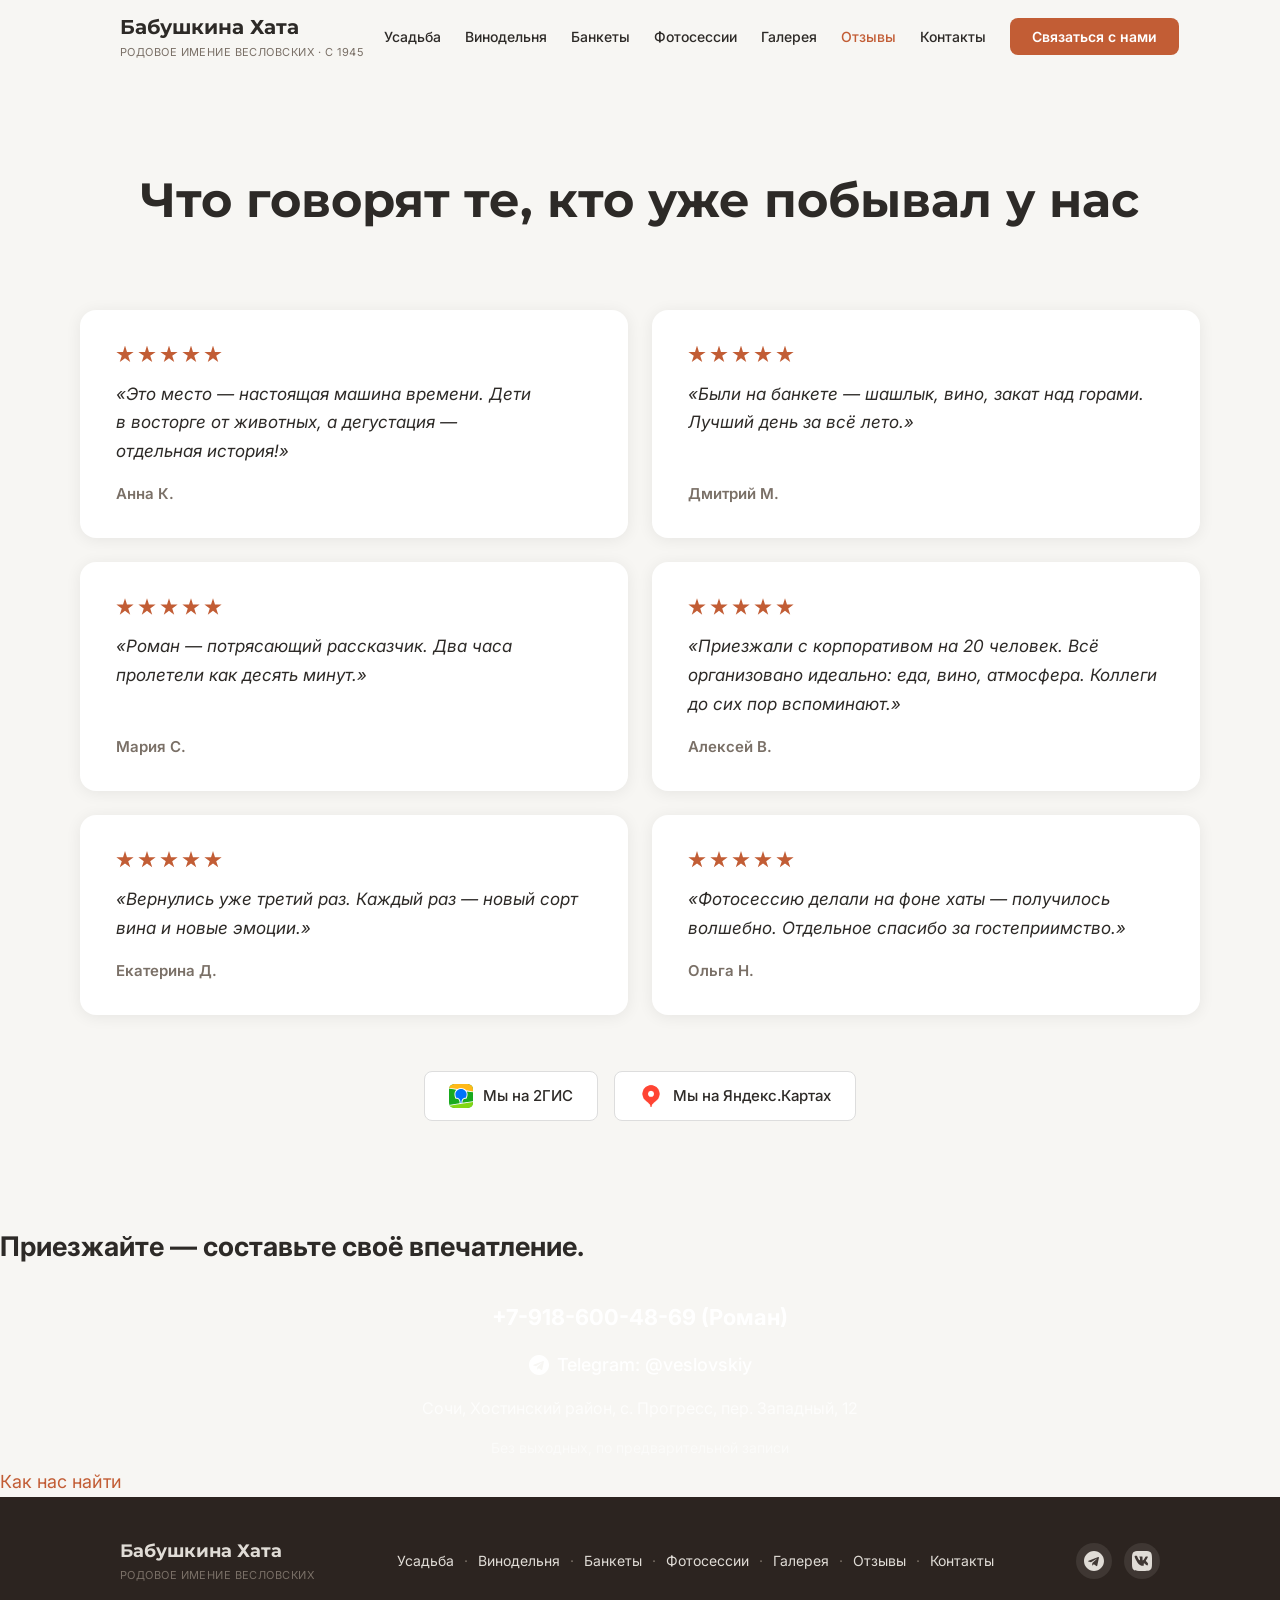
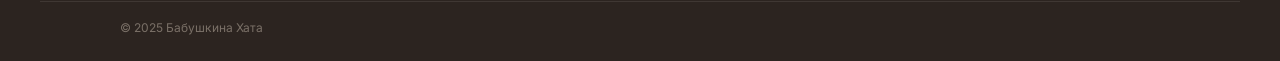
<file: reviews.html>
<!doctype html>
<html lang="ru">
<head>
<meta charset="utf-8"/>
<meta name="viewport" content="width=device-width, initial-scale=1"/>
<title>Отзывы — Бабушкина Хата · Сочи</title>
<meta name="description" content="Отзывы гостей усадьбы Бабушкина Хата."/>
<link rel="preconnect" href="https://fonts.googleapis.com"/>
<link rel="preconnect" href="https://fonts.gstatic.com" crossorigin=""/>
<link href="https://fonts.googleapis.com/css2?family=Montserrat:wght@400;600;700&family=Inter:wght@400;500;600&display=swap" rel="stylesheet"/>
<style>
*, *::before, *::after { box-sizing: border-box; margin: 0; padding: 0; }
html { scroll-behavior: smooth; }
body { overflow-x: hidden; font-family: 'Inter', sans-serif; background: #F7F6F3; color: #2D2A27; font-size: 18px; line-height: 1.6; -webkit-font-smoothing: antialiased; }
h1, h2, h3 { text-wrap: balance; }
p { text-wrap: pretty; }
img { display: block; max-width: 100%; }
a { color: #C25D35; text-decoration: none; }
a:hover { color: #A34D2B; }
:root { --bg:#F7F6F3; --bg2:#EDEAE4; --dark:#2C2420; --text:#2D2A27; --text2:#7A7067; --accent:#C25D35; --accent-hover:#A34D2B; --olive:#5A7247; --border:#E0DCD6; --max:1200px; --side:80px; --gap:100px; }
.site-header { position: fixed; top: 0; left: 0; right: 0; z-index: 100; background: var(--bg); height: 72px; display: flex; align-items: center; transition: box-shadow .2s; }
.site-header.scrolled { box-shadow: 0 2px 8px rgba(0,0,0,.06); }
.h-inner { max-width: var(--max); margin: 0 auto; padding: 0 var(--side); width: 100%; display: flex; align-items: center; justify-content: space-between; gap: 20px; }
.logo { display: flex; flex-direction: column; gap: 1px; text-decoration: none; flex-shrink: 0; }
.logo-t { font-family: 'Montserrat', sans-serif; font-size: 20px; font-weight: 700; color: var(--text); }
.logo-s { font-size: 11px; color: var(--text2); letter-spacing: .04em; text-transform: uppercase; }
.nav { display: flex; align-items: center; gap: 24px; list-style: none; }
.nav a { font-size: 14px; font-weight: 500; color: var(--text); transition: color .15s; white-space: nowrap; }
.nav a:hover, .nav a.active { color: var(--accent); }
.nav-cta { background: var(--accent); color: #fff !important; padding: 10px 22px; border-radius: 8px; font-weight: 600 !important; transition: background .2s !important; }
.nav-cta:hover { background: var(--accent-hover) !important; }
.burger { display: none; flex-direction: column; gap: 5px; cursor: pointer; padding: 8px; background: none; border: none; }
.burger span { display: block; width: 24px; height: 2px; background: var(--text); border-radius: 2px; }
.mob-overlay { display: none; position: fixed; inset: 0; background: rgba(44,36,32,.55); z-index: 200; }
.mob-overlay.open { display: block; }
.mob-panel { position: fixed; top: 0; right: 0; bottom: 0; width: 280px; background: var(--bg); z-index: 201; transform: translateX(100%); transition: transform .3s; padding: 80px 32px 40px; display: flex; flex-direction: column; gap: 8px; }
.mob-panel.open { transform: translateX(0); }
.mob-panel a { font-size: 18px; font-weight: 500; color: var(--text); padding: 10px 0; border-bottom: 1px solid var(--border); }
.mob-panel .nav-cta { margin-top: 16px; text-align: center; padding: 14px 22px; border: none; }
.mob-close { position: absolute; top: 20px; right: 20px; background: none; border: none; font-size: 28px; cursor: pointer; color: var(--text2); }
.sec { padding: var(--gap) 0; }
.cnt { max-width: var(--max); margin: 0 auto; padding: 0 var(--side); }
.rev-header { padding: 100px var(--side) 64px; max-width: var(--max); margin: 72px auto 0; text-align: center; }
.rev-header h1 { font-family: 'Montserrat', sans-serif; font-size: 48px; font-weight: 700; color: var(--text); line-height: 1.2; margin-bottom: 16px; }
.rev-sec { background: var(--bg); padding: 0 var(--side) 80px; }
.rev-grid { max-width: var(--max); margin: 0 auto; display: grid; grid-template-columns: repeat(2, 1fr); gap: 24px; margin-bottom: 56px; }
.rev-card { background: #fff; border-radius: 16px; padding: 36px 36px 32px; box-shadow: 0 2px 16px rgba(0,0,0,.07); display: flex; flex-direction: column; gap: 16px; }
.stars { display: flex; gap: 4px; }
.star { width: 18px; height: 18px; background: var(--accent); clip-path: polygon(50% 0%, 61% 35%, 98% 35%, 68% 57%, 79% 91%, 50% 70%, 21% 91%, 32% 57%, 2% 35%, 39% 35%); }
.rev-text { font-size: 17px; color: var(--text); line-height: 1.7; font-style: italic; flex: 1; }
.rev-author { font-size: 15px; font-weight: 600; color: var(--text2); }
.platform-links { max-width: var(--max); margin: 0 auto; display: flex; gap: 16px; justify-content: center; flex-wrap: wrap; padding-bottom: 24px; }
.platform-link { display: inline-flex; align-items: center; gap: 10px; padding: 12px 24px; border: 1px solid #ddd; border-radius: 8px; font-size: 15px; font-weight: 500; color: var(--text); background: #fff; transition: all .2s; white-space: nowrap; }
.platform-link:hover { border-color: var(--accent); color: var(--accent); background: rgba(194,93,53,.04); }
.cta-sec { background: var(--accent); padding: 80px var(--side); text-align: center; }
.cta-sec h2 { font-family: 'Montserrat', sans-serif; font-size: 36px; font-weight: 700; color: #fff; margin-bottom: 14px; }
.cta-phone { display: block; font-size: 22px; font-weight: 700; color: #fff; }
.cta-phone:hover { opacity: .85; color: #fff; }
.btn-w { display: inline-block; background: #fff; color: var(--accent); padding: 16px 36px; border-radius: 8px; font-size: 16px; font-weight: 600; transition: all .2s; }
.btn-w:hover { background: var(--bg); color: var(--accent-hover); }
.site-footer { background: var(--dark); padding: 40px 0 24px; }
.f-main { max-width: var(--max); margin: 0 auto; padding: 0 var(--side); display: grid; grid-template-columns: auto 1fr auto; gap: 32px; align-items: center; }
.f-logo { display: flex; flex-direction: column; gap: 2px; text-decoration: none; }
.f-logo-t { font-family: 'Montserrat', sans-serif; font-size: 18px; font-weight: 700; color: #E0DCD6; }
.f-logo-s { font-size: 11px; color: #7A7067; letter-spacing: .04em; text-transform: uppercase; }
.f-nav { display: flex; align-items: center; gap: 10px; flex-wrap: wrap; justify-content: center; }
.f-nav a { font-size: 14px; color: #E0DCD6; transition: color .15s; white-space: nowrap; text-decoration: none; }
.f-nav a:hover { color: #fff; }
.f-sep { color: #7A7067; font-size: 14px; }
.f-soc { display: flex; align-items: center; gap: 12px; }
.soc-ic { display: flex; align-items: center; justify-content: center; width: 36px; height: 36px; border-radius: 50%; background: rgba(224,220,214,.1); color: #E0DCD6; transition: all .2s; }
.soc-ic:hover { background: rgba(224,220,214,.2); color: #fff; }
.f-bot { max-width: var(--max); margin: 16px auto 0; padding: 16px var(--side) 0; border-top: 1px solid rgba(224,220,214,.1); }
.f-bot p { font-size: 12px; color: #7A7067; }
@media (max-width: 1199px) { :root { --side: 40px; } .nav { gap: 16px; } .nav a { font-size: 13px; } .nav-cta { display: none; } .f-main { grid-template-columns: 1fr 1fr; } .f-main > :first-child { grid-column: 1/-1; } }
@media (max-width: 767px) { :root { --side: 16px; --gap: 48px; } .site-header { height: 60px; } .h-inner { padding: 0 16px; } .nav { display: none; } .burger { display: flex; } .f-main { grid-template-columns: 1fr; gap: 16px; text-align: center; padding: 0 16px; } .f-nav { gap: 8px; justify-content: center; } .f-soc { justify-content: center; } .f-bot { text-align: center; padding: 12px 16px 0; } .f-nav a, .f-sep { font-size: 13px; } }
@media (max-width: 374px) { .logo-t { font-size: 17px; } }
@media (max-width: 767px) { .rev-header { padding-top: 72px; } .rev-header h1 { font-size: 2rem; } .rev-grid { grid-template-columns: 1fr; } .cta-sec { padding: 48px 16px; } .cta-sec h2 { font-size: 24px; } .cta-phone { font-size: 1.1rem; } }
</style>
</head>
<body>
<header class="site-header" id="hdr">
  <div class="h-inner">
    <a class="logo" href="index.html"><span class="logo-t">Бабушкина Хата</span><span class="logo-s">Родовое имение Весловских · с 1945</span></a>
    <nav><ul class="nav">
      <li><a href="usadba.html">Усадьба</a></li>
      <li><a href="vinodelnya.html">Винодельня</a></li>
      <li><a href="banquets.html">Банкеты</a></li>
      <li><a href="photosessions.html">Фотосессии</a></li>
      <li><a href="gallery.html">Галерея</a></li>
      <li><a href="reviews.html" class="active">Отзывы</a></li>
      <li><a href="contacts.html">Контакты</a></li>
      <li><a class="nav-cta" href="contacts.html">Связаться с нами</a></li>
    </ul></nav>
    <button class="burger" id="burg" aria-label="Меню"><span></span><span></span><span></span></button>
  </div>
</header>
<div class="mob-overlay" id="mob-ov"></div>
<nav class="mob-panel" id="mob-pn">
  <button class="mob-close" id="mob-cl">×</button>
  <a href="usadba.html">Усадьба</a><a href="vinodelnya.html">Винодельня</a><a href="banquets.html">Банкеты</a><a href="photosessions.html">Фотосессии</a><a href="gallery.html">Галерея</a><a href="reviews.html">Отзывы</a><a href="contacts.html">Контакты</a>
  <a class="nav-cta" href="contacts.html">Связаться с нами</a>
</nav>
<main>

<!-- 6.1 ЗАГОЛОВОК -->
<div class="rev-header">
  <h1>Что говорят те, кто уже побывал у&nbsp;нас</h1>
</div>

<!-- 6.2 ОТЗЫВЫ -->
<section class="rev-sec">
  <div class="rev-grid">

    <div class="rev-card">
      <div class="stars">
        <span class="star"></span><span class="star"></span><span class="star"></span><span class="star"></span><span class="star"></span>
      </div>
      <p class="rev-text">«Это место — настоящая машина времени. Дети в&nbsp;восторге от&nbsp;животных, а&nbsp;дегустация — отдельная история!»</p>
      <span class="rev-author">Анна К.</span>
    </div>

    <div class="rev-card">
      <div class="stars">
        <span class="star"></span><span class="star"></span><span class="star"></span><span class="star"></span><span class="star"></span>
      </div>
      <p class="rev-text">«Были на&nbsp;банкете — шашлык, вино, закат над горами. Лучший день за&nbsp;всё лето.»</p>
      <span class="rev-author">Дмитрий М.</span>
    </div>

    <div class="rev-card">
      <div class="stars">
        <span class="star"></span><span class="star"></span><span class="star"></span><span class="star"></span><span class="star"></span>
      </div>
      <p class="rev-text">«Роман — потрясающий рассказчик. Два часа пролетели как десять минут.»</p>
      <span class="rev-author">Мария С.</span>
    </div>

    <div class="rev-card">
      <div class="stars">
        <span class="star"></span><span class="star"></span><span class="star"></span><span class="star"></span><span class="star"></span>
      </div>
      <p class="rev-text">«Приезжали с&nbsp;корпоративом на&nbsp;20 человек. Всё организовано идеально: еда, вино, атмосфера. Коллеги до&nbsp;сих пор вспоминают.»</p>
      <span class="rev-author">Алексей В.</span>
    </div>

    <div class="rev-card">
      <div class="stars">
        <span class="star"></span><span class="star"></span><span class="star"></span><span class="star"></span><span class="star"></span>
      </div>
      <p class="rev-text">«Вернулись уже третий раз. Каждый раз — новый сорт вина и&nbsp;новые эмоции.»</p>
      <span class="rev-author">Екатерина Д.</span>
    </div>

    <div class="rev-card">
      <div class="stars">
        <span class="star"></span><span class="star"></span><span class="star"></span><span class="star"></span><span class="star"></span>
      </div>
      <p class="rev-text">«Фотосессию делали на&nbsp;фоне хаты — получилось волшебно. Отдельное спасибо за&nbsp;гостеприимство.»</p>
      <span class="rev-author">Ольга Н.</span>
    </div>

  </div>

  <!-- ССЫЛКИ НА ПЛАТФОРМЫ -->
  <div class="platform-links">
    <a class="platform-link" href="https://2gis.ru/sochi/firm/70000001030036274" target="_blank" rel="noreferrer">
      <img src="assets/2gis-logo.svg" height="24" alt="2ГИС"/>
      Мы на&nbsp;2ГИС
    </a>
    <a class="platform-link" href="https://yandex.ru/maps/org/babushkina_khata/1728203932/?ll=39.820214,43.604570&amp;z=16" target="_blank" rel="noreferrer">
      <img src="assets/yandex-maps-logo.png" height="24" width="24" alt="Яндекс Карты" style="border-radius:4px;"/>
      Мы на&nbsp;Яндекс.Картах
    </a>
  </div>
</section>

<!-- CTA -->
<section class="cta-section">
  <h2>Приезжайте — составьте своё впечатление.</h2>
  <div style="display:flex; flex-direction:column; gap:16px; align-items:center; margin:32px 0 8px;">
    <a style="font-size:22px; font-weight:700; color:#fff; display:block;" href="tel:+79186004869">+7-918-600-48-69 (Роман)</a>
    <a href="https://t.me/veslovskiy" target="_blank" rel="noreferrer" style="font-size:18px; color:#fff; font-weight:500; display:inline-flex; align-items:center; gap:8px;">
      <svg width="20" height="20" viewBox="0 0 24 24" fill="currentColor"><path d="M12 0C5.373 0 0 5.373 0 12s5.373 12 12 12 12-5.373 12-12S18.627 0 12 0zm5.894 8.221l-1.97 9.28c-.145.658-.537.818-1.084.508l-3-2.21-1.447 1.394c-.16.16-.295.295-.605.295l.213-3.053 5.56-5.023c.242-.213-.054-.333-.373-.12l-6.871 4.326-2.962-.924c-.643-.204-.657-.643.136-.953l11.57-4.461c.537-.194 1.006.131.833.941z"/></svg>
      Telegram: @veslovskiy
    </a>
    <p style="font-size:16px; color:rgba(255,255,255,.75); margin:0;">Сочи, Хостинский район, с.&nbsp;Прогресс, пер.&nbsp;Западный, 12</p>
    <p style="font-size:14px; color:rgba(255,255,255,.55); margin:0;">Без выходных, по&nbsp;предварительной записи</p>
  </div>
  <a class="btn-white" href="contacts.html">Как нас найти</a>
</section>

</main>
<footer class="site-footer">
  <div class="f-main">
    <a class="f-logo" href="index.html"><span class="f-logo-t">Бабушкина Хата</span><span class="f-logo-s">Родовое имение Весловских</span></a>
    <nav class="f-nav"><a href="usadba.html">Усадьба</a><span class="f-sep">·</span><a href="vinodelnya.html">Винодельня</a><span class="f-sep">·</span><a href="banquets.html">Банкеты</a><span class="f-sep">·</span><a href="photosessions.html">Фотосессии</a><span class="f-sep">·</span><a href="gallery.html">Галерея</a><span class="f-sep">·</span><a href="reviews.html">Отзывы</a><span class="f-sep">·</span><a href="contacts.html">Контакты</a></nav>
    <div class="f-soc">
      <a href="https://t.me/veslovskiy" target="_blank" rel="noreferrer" title="Telegram" class="soc-ic"><svg width="20" height="20" viewBox="0 0 24 24" fill="currentColor"><path d="M12 0C5.373 0 0 5.373 0 12s5.373 12 12 12 12-5.373 12-12S18.627 0 12 0zm5.894 8.221l-1.97 9.28c-.145.658-.537.818-1.084.508l-3-2.21-1.447 1.394c-.16.16-.295.295-.605.295l.213-3.053 5.56-5.023c.242-.213-.054-.333-.373-.12l-6.871 4.326-2.962-.924c-.643-.204-.657-.643.136-.953l11.57-4.461c.537-.194 1.006.131.833.941z"/></svg></a>
      <a href="https://vk.com/public211361808" target="_blank" rel="noreferrer" title="ВКонтакте" class="soc-ic"><svg width="20" height="20" viewBox="0 0 24 24" fill="currentColor"><path d="M15.684 0H8.316C1.592 0 0 1.592 0 8.316v7.368C0 22.408 1.592 24 8.316 24h7.368C22.408 24 24 22.408 24 15.684V8.316C24 1.592 22.408 0 15.684 0zm3.692 17.123h-1.744c-.66 0-.862-.525-2.049-1.714-1.033-1.01-1.49-.9-1.49.3v1.414c0 .44-.24.7-.9.7-2.44 0-4.97-1.522-6.64-4.097-2.694-3.83-3.44-6.7-3.44-7.295 0-.36.13-.62.62-.62h1.744c.46 0 .63.21.81.7.88 2.52 2.36 4.737 2.97 4.737.23 0 .33-.1.33-.66V8.84c-.07-1.19-.69-1.29-.69-1.71 0-.22.18-.44.47-.44h2.74c.39 0 .53.21.53.65v3.52c0 .39.17.53.29.53.23 0 .42-.14.84-.56 1.3-1.46 2.23-3.7 2.23-3.7.12-.26.34-.5.8-.5h1.744c.52 0 .64.27.52.65-.22.99-2.33 3.98-2.33 3.98-.18.3-.25.43 0 .76.18.25.77.75 1.16 1.2.72.82 1.27 1.51 1.42 1.99.15.47-.1.71-.57.71z"/></svg></a>
    </div>
  </div>
  <div class="f-bot"><p>© 2025 Бабушкина Хата</p></div>
</footer>
<script>
document.querySelectorAll('p, h1, h2, h3').forEach(function(el){
  el.innerHTML = el.innerHTML.replace(/([^>\s])\s+(\S+)\s*$/, '$1\u00a0$2');
});
var hdr=document.getElementById('hdr');
window.addEventListener('scroll',function(){hdr.classList.toggle('scrolled',window.scrollY>10);},{passive:true});
var burg=document.getElementById('burg'),ov=document.getElementById('mob-ov'),pn=document.getElementById('mob-pn'),cl=document.getElementById('mob-cl');
function oM(){ov.classList.add('open');pn.classList.add('open');document.body.style.overflow='hidden';}
function cM(){ov.classList.remove('open');pn.classList.remove('open');document.body.style.overflow='';}
burg.addEventListener('click',oM);ov.addEventListener('click',cM);cl.addEventListener('click',cM);
</script>
</body>
</html>
</file>
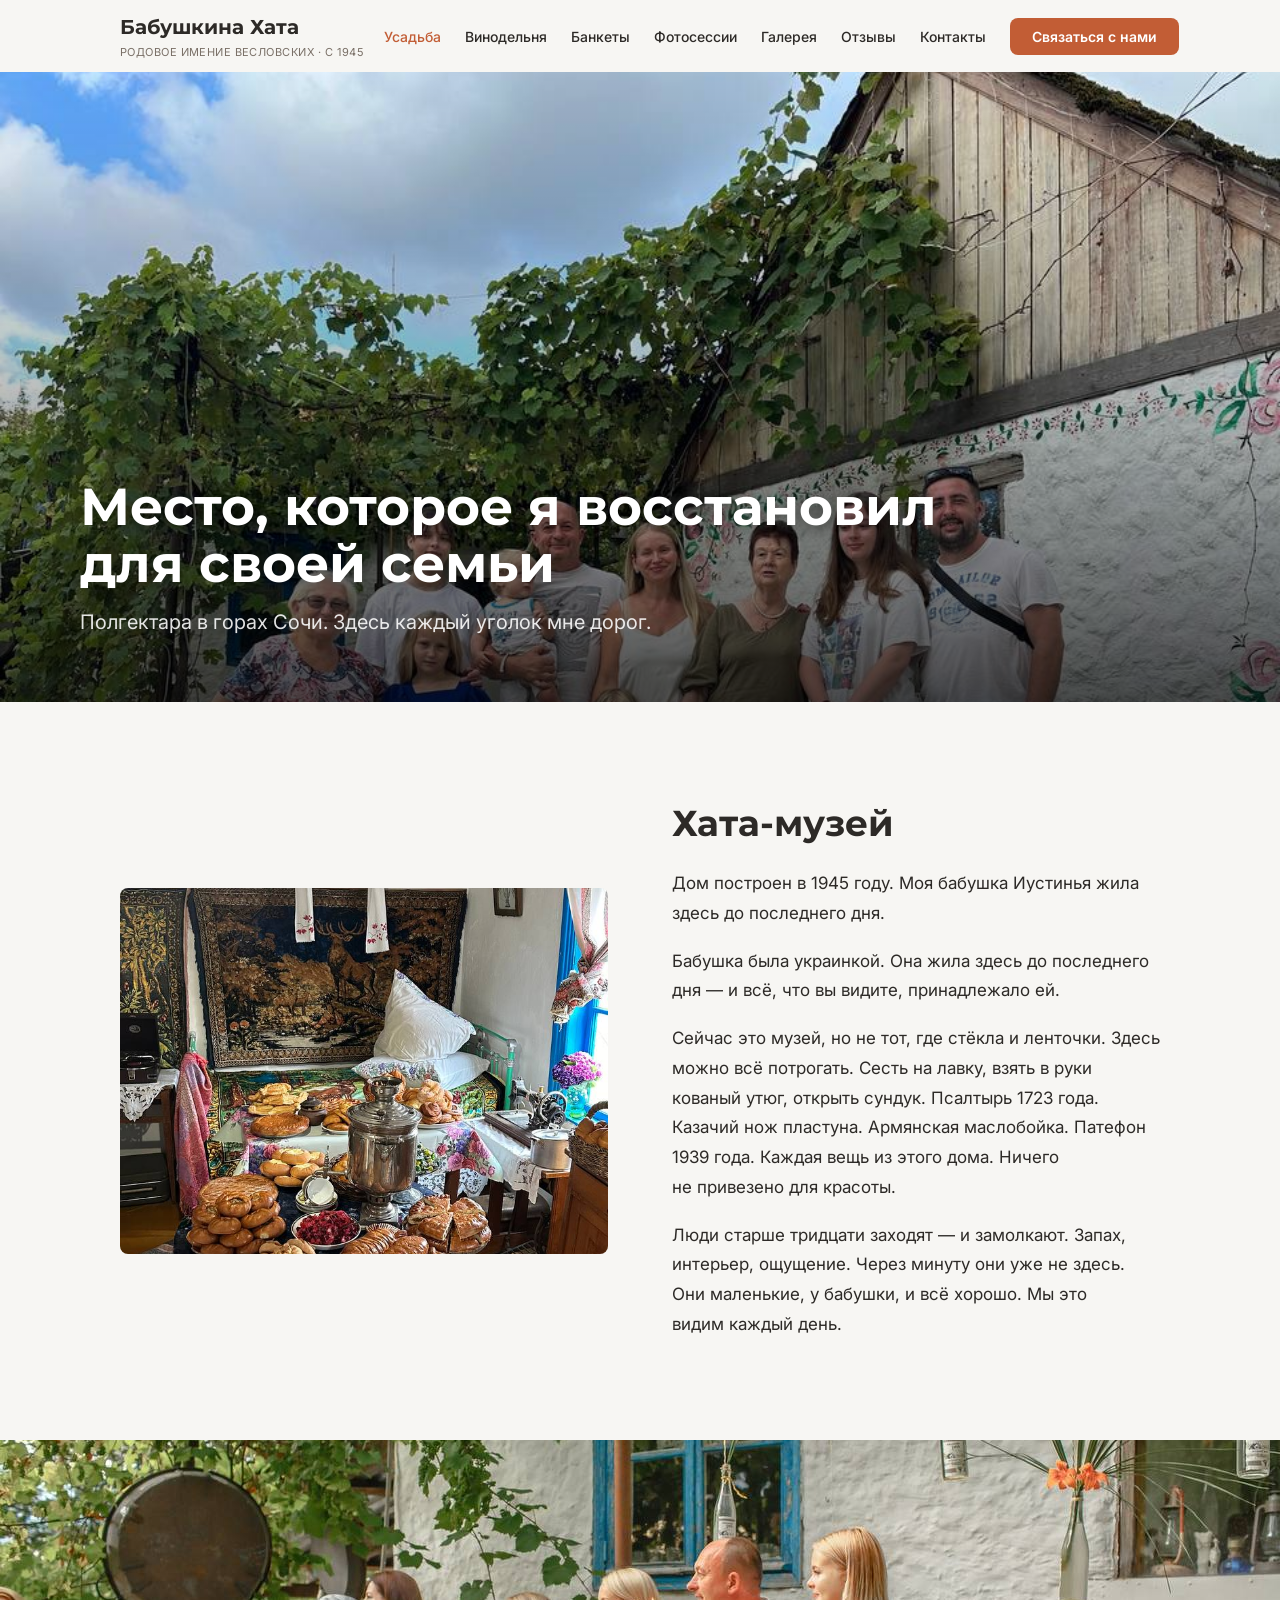
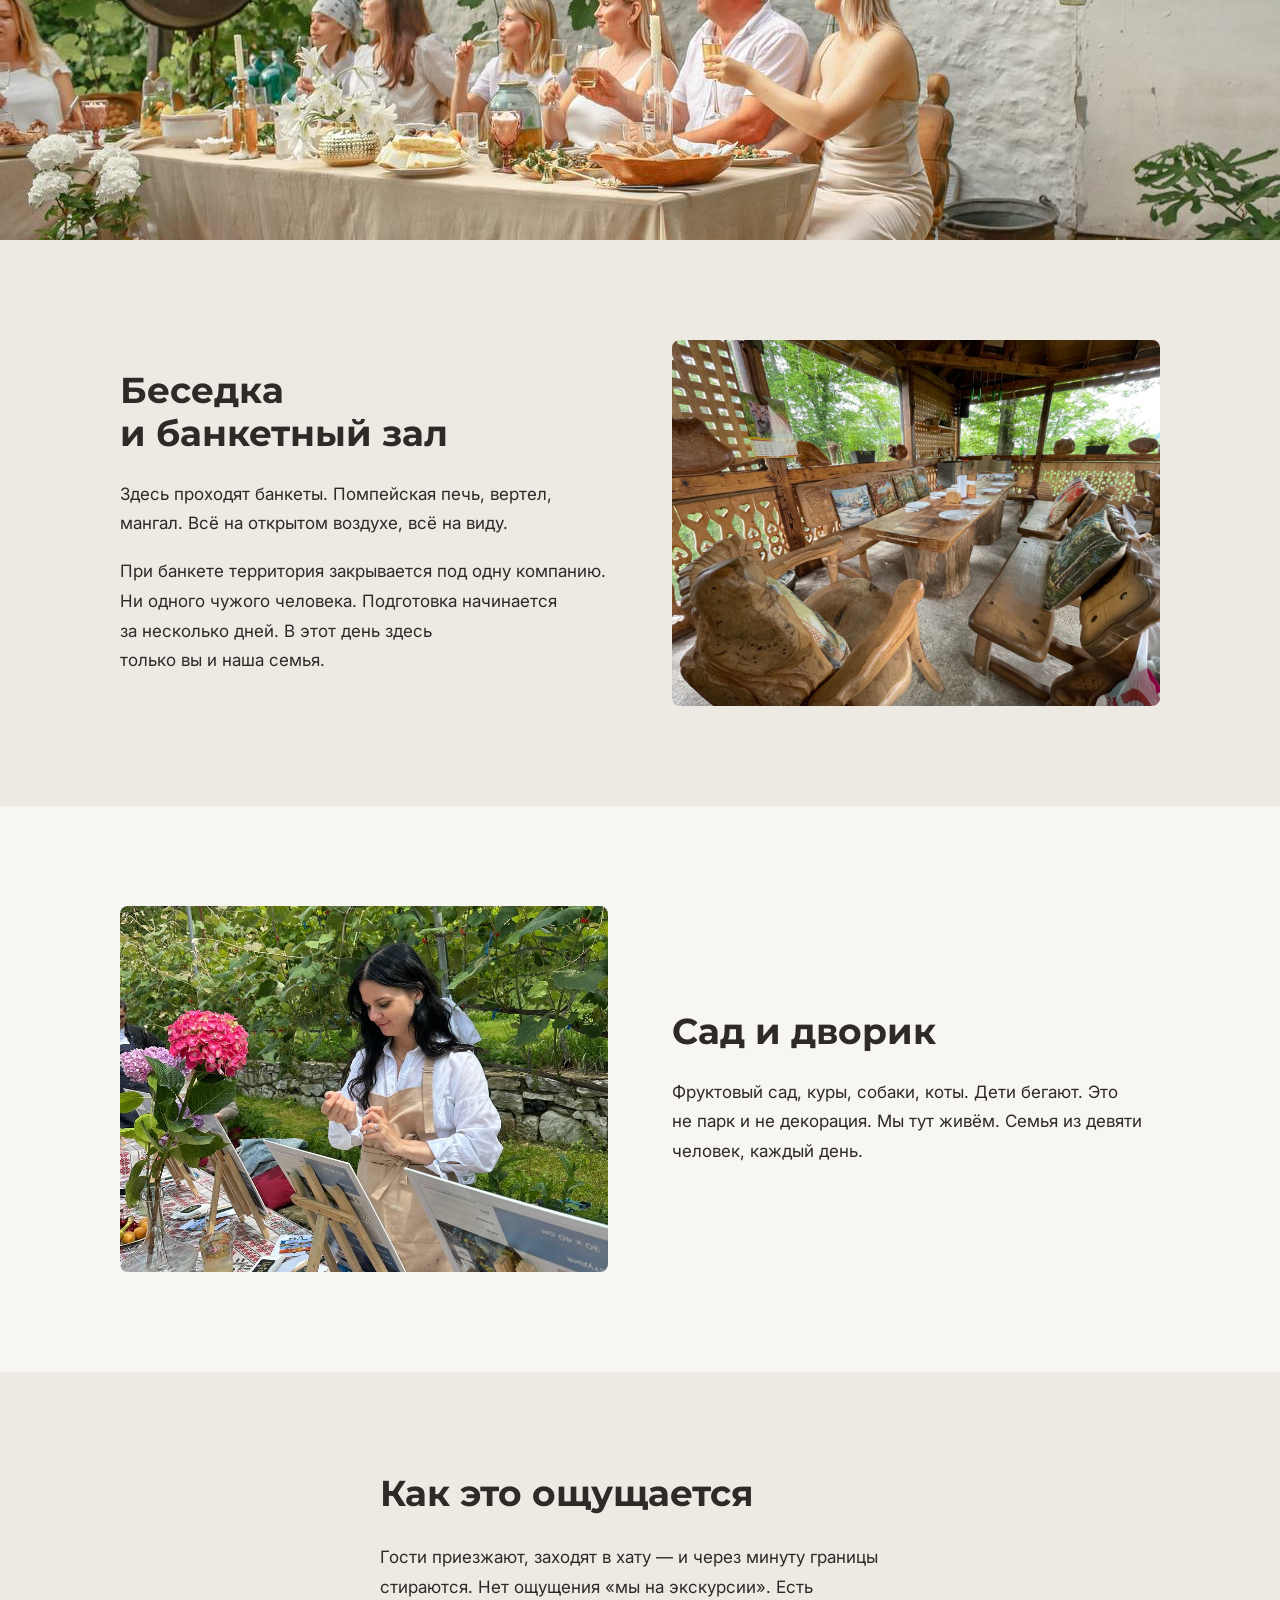
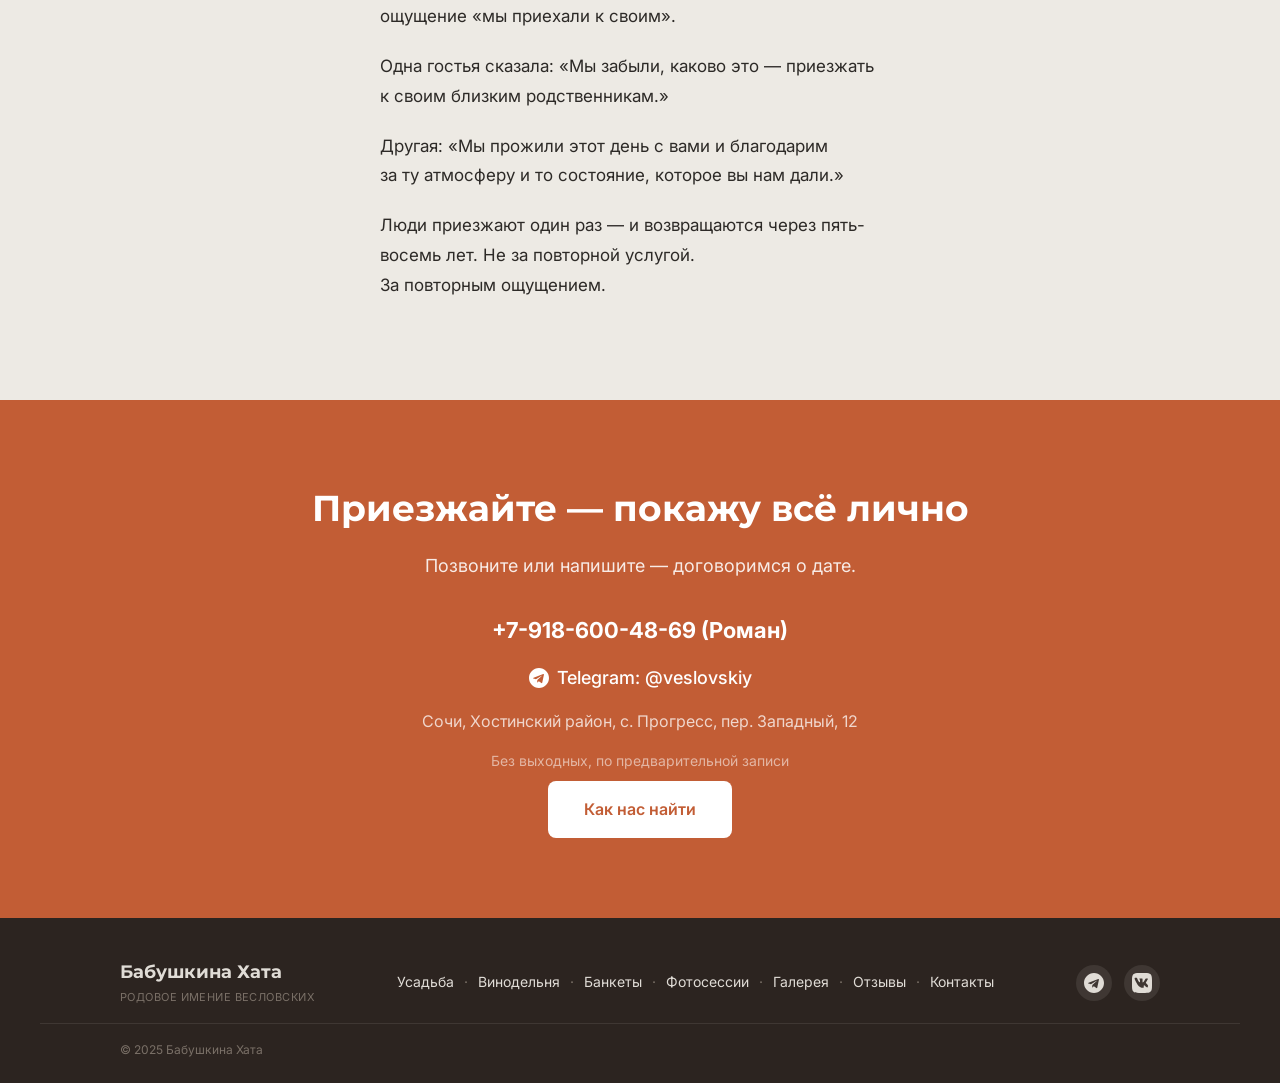
<file: usadba.html>
<!doctype html>
<html lang="ru">
<head>
<meta charset="utf-8"/>
<meta name="viewport" content="width=device-width, initial-scale=1"/>
<title>Усадьба — Бабушкина Хата · Сочи</title>
<meta name="description" content="Хата-мазанка 1945 года, фруктовый сад, беседка для банкетов, деревенский дворик. Полгектара в горах над Сочи."/>
<link rel="preconnect" href="https://fonts.googleapis.com"/>
<link rel="preconnect" href="https://fonts.gstatic.com" crossorigin=""/>
<link href="https://fonts.googleapis.com/css2?family=Montserrat:wght@400;600;700&family=Inter:wght@400;500;600&display=swap" rel="stylesheet"/>
<style>
*, *::before, *::after { box-sizing: border-box; margin: 0; padding: 0; }
html { scroll-behavior: smooth; }
body { overflow-x: hidden; font-family: 'Inter', sans-serif; background: #F7F6F3; color: #2D2A27; font-size: 18px; line-height: 1.6; -webkit-font-smoothing: antialiased; }
h1, h2, h3 { text-wrap: balance; }
p { text-wrap: pretty; }
img { display: block; max-width: 100%; }
a { color: #C25D35; text-decoration: none; }
a:hover { color: #A34D2B; }
:root { --bg:#F7F6F3; --bg2:#EDEAE4; --dark:#2C2420; --text:#2D2A27; --text2:#7A7067; --accent:#C25D35; --accent-hover:#A34D2B; --border:#E0DCD6; --max:1200px; --side:80px; --gap:100px; }

/* HEADER */
.site-header { position: fixed; top: 0; left: 0; right: 0; z-index: 100; background: var(--bg); height: 72px; display: flex; align-items: center; transition: box-shadow .2s; }
.site-header.scrolled { box-shadow: 0 2px 8px rgba(0,0,0,.06); }
.h-inner { max-width: var(--max); margin: 0 auto; padding: 0 var(--side); width: 100%; display: flex; align-items: center; justify-content: space-between; gap: 20px; }
.logo { display: flex; flex-direction: column; gap: 1px; text-decoration: none; flex-shrink: 0; }
.logo-t { font-family: 'Montserrat', sans-serif; font-size: 20px; font-weight: 700; color: var(--text); }
.logo-s { font-size: 11px; color: var(--text2); letter-spacing: .04em; text-transform: uppercase; }
.nav { display: flex; align-items: center; gap: 24px; list-style: none; }
.nav a { font-size: 14px; font-weight: 500; color: var(--text); transition: color .15s; white-space: nowrap; }
.nav a:hover, .nav a.active { color: var(--accent); }
.nav-cta { background: var(--accent); color: #fff !important; padding: 10px 22px; border-radius: 8px; font-weight: 600 !important; transition: background .2s !important; }
.nav-cta:hover { background: var(--accent-hover) !important; }
.burger { display: none; flex-direction: column; gap: 5px; cursor: pointer; padding: 8px; background: none; border: none; }
.burger span { display: block; width: 24px; height: 2px; background: var(--text); border-radius: 2px; }
.mob-overlay { display: none; position: fixed; inset: 0; background: rgba(44,36,32,.55); z-index: 200; }
.mob-overlay.open { display: block; }
.mob-panel { position: fixed; top: 0; right: 0; bottom: 0; width: 280px; background: var(--bg); z-index: 201; transform: translateX(100%); transition: transform .3s; padding: 80px 32px 40px; display: flex; flex-direction: column; gap: 8px; }
.mob-panel.open { transform: translateX(0); }
.mob-panel a { font-size: 18px; font-weight: 500; color: var(--text); padding: 10px 0; border-bottom: 1px solid var(--border); }
.mob-panel .nav-cta { margin-top: 16px; text-align: center; padding: 14px 22px; border: none; }
.mob-close { position: absolute; top: 20px; right: 20px; background: none; border: none; font-size: 28px; cursor: pointer; color: var(--text2); }

/* HERO */
.hero { position: relative; height: 70vh; min-height: 420px; margin-top: 72px; display: flex; align-items: flex-end; overflow: hidden; }
.hero img { position: absolute; inset: 0; width: 100%; height: 100%; object-fit: cover; object-position: center 25%; }
.hero-grad { position: absolute; inset: 0; background: linear-gradient(to top, rgba(0,0,0,.7) 0%, rgba(0,0,0,.25) 50%, transparent 100%); }
.hero-body { position: relative; z-index: 2; padding: 0 var(--side) 64px; max-width: 800px;  max-width: 100%; }
.hero-body h1 { font-family: 'Montserrat', sans-serif; font-size: 52px; font-weight: 700; color: #fff; line-height: 1.1; margin-bottom: 14px; text-shadow: 0 2px 16px rgba(0,0,0,.4);  word-wrap: break-word; overflow-wrap: break-word; }
.hero-body p { font-size: 20px; color: rgba(255,255,255,.88); }

/* СЕКЦИИ */
.sec { padding: var(--gap) 0; }
.cnt { max-width: var(--max); margin: 0 auto; padding: 0 var(--side); }

/* ДВУХКОЛОНОЧНЫЕ */
.two { display: grid; grid-template-columns: 1fr 1fr; gap: 64px; align-items: center; }
.two.rev .col-ph { order: -1; }
.col-ph { border-radius: 8px; overflow: hidden; aspect-ratio: 4/3; }
.col-ph img { width: 100%; height: 100%; object-fit: cover; }
.col-tx h2 { font-family: 'Montserrat', sans-serif; font-size: 36px; font-weight: 700; color: var(--text); line-height: 1.2; margin-bottom: 24px; }
.col-tx p { font-size: 17px; color: var(--text); line-height: 1.75; margin-bottom: 18px; max-width: 540px; }
.col-tx p:last-of-type { margin-bottom: 0; }

/* ПОЛНОШИРИННОЕ ФОТО */
.full-photo { height: 400px; overflow: hidden; }
.full-photo img { width: 100%; height: 100%; object-fit: cover; }

/* ТЕКСТОВЫЙ БЛОК ПО ЦЕНТРУ */
.text-block { max-width: 680px; margin: 0 auto; padding: 0 var(--side); }
.text-block h2 { font-family: 'Montserrat', sans-serif; font-size: 36px; font-weight: 700; color: var(--text); line-height: 1.2; margin-bottom: 28px; }
.text-block p { font-size: 17px; color: var(--text); line-height: 1.75; margin-bottom: 20px; }
.text-block p:last-of-type { margin-bottom: 0; }

/* CTA */
.cta-sec { background: var(--accent); padding: 80px var(--side); text-align: center; }
.cta-sec h2 { font-family: 'Montserrat', sans-serif; font-size: 36px; font-weight: 700; color: #fff; margin-bottom: 14px; }
.cta-sec > p { font-size: 18px; color: rgba(255,255,255,.88); margin-bottom: 8px; }
.cta-phone { display: block; font-size: 22px; font-weight: 700; color: #fff; margin-bottom: 32px; }
.cta-phone:hover { opacity: .85; color: #fff; }
.btn-w { display: inline-block; background: #fff; color: var(--accent); padding: 16px 36px; border-radius: 8px; font-size: 16px; font-weight: 600; transition: all .2s; }
.btn-w:hover { background: var(--bg); color: var(--accent-hover); }

/* ФУТЕР */
.site-footer { background: var(--dark); padding: 40px 0 24px; }
.f-main { max-width: var(--max); margin: 0 auto; padding: 0 var(--side); display: grid; grid-template-columns: auto 1fr auto; gap: 32px; align-items: center; }
.f-logo { display: flex; flex-direction: column; gap: 2px; text-decoration: none; }
.f-logo-t { font-family: 'Montserrat', sans-serif; font-size: 18px; font-weight: 700; color: #E0DCD6; }
.f-logo-s { font-size: 11px; color: #7A7067; letter-spacing: .04em; text-transform: uppercase; }
.f-nav { display: flex; align-items: center; gap: 10px; flex-wrap: wrap; justify-content: center; }
.f-nav a { font-size: 14px; color: #E0DCD6; transition: color .15s; white-space: nowrap; text-decoration: none; }
.f-nav a:hover { color: #fff; }
.f-sep { color: #7A7067; font-size: 14px; }
.f-soc { display: flex; align-items: center; gap: 12px; }
.soc-ic { display: flex; align-items: center; justify-content: center; width: 36px; height: 36px; border-radius: 50%; background: rgba(224,220,214,.1); color: #E0DCD6; transition: all .2s; }
.soc-ic:hover { background: rgba(224,220,214,.2); color: #fff; }
.f-bot { max-width: var(--max); margin: 16px auto 0; padding: 16px var(--side) 0; border-top: 1px solid rgba(224,220,214,.1); }
.f-bot p { font-size: 12px; color: #7A7067; }

/* АДАПТИВ */
@media (max-width: 1199px) { :root { --side: 40px; } .two { gap: 40px; } .f-main { grid-template-columns: 1fr 1fr; } .f-main > :first-child { grid-column: 1/-1; } }

/* Tablet */
@media (max-width: 1199px) {
  .nav { gap: 16px; }
  .nav a { font-size: 13px; }
  .nav-cta { display: none; }
}
@media (max-width: 767px) {
  :root { --side: 16px; --gap: 56px; }
  .site-header { height: 60px; }
  .nav { display: none; }
  .burger { display: flex; }
  .h-inner { padding: 0 16px; }
  .hero { height: 60vh; }
  .hero-body h1 { font-size: 2rem; }
  .hero-body p { font-size: 1rem; }
  .two { grid-template-columns: 1fr; gap: 28px; }
  .two.rev .col-ph { order: 0; }
  .col-ph { aspect-ratio: 16/9; }
  .col-tx h2, .text-block h2 { font-size: 26px; }
  .col-tx p, .text-block p { font-size: 16px; }
  .full-photo { height: 240px; }
  .cta-sec { padding: 48px 16px; }
  .cta-sec h2 { font-size: 26px; }
  .cta-phone { font-size: 1.2rem; }
  .f-main { grid-template-columns: 1fr; gap: 20px; text-align: center; }
  .f-nav, .f-soc { justify-content: center; }
  .f-bot { text-align: center; }
}

/* Small screens */
@media (max-width: 374px) {
  .hero-body h1, .page-hero-content h1 { font-size: 1.7rem !important; }
  .logo-t { font-size: 17px; }
}
</style>
</head>
<body>

<!-- ХЕДЕР -->
<header class="site-header" id="hdr">
  <div class="h-inner">
    <a class="logo" href="index.html">
      <span class="logo-t">Бабушкина Хата</span>
      <span class="logo-s">Родовое имение Весловских · с&nbsp;1945</span>
    </a>
    <nav>
      <ul class="nav">
        <li><a href="usadba.html" class="active">Усадьба</a></li>
        <li><a href="vinodelnya.html">Винодельня</a></li>
        <li><a href="banquets.html">Банкеты</a></li>
        <li><a href="photosessions.html">Фотосессии</a></li>
        <li><a href="gallery.html">Галерея</a></li>
        <li><a href="reviews.html">Отзывы</a></li>
        <li><a href="contacts.html">Контакты</a></li>
        <li><a class="nav-cta" href="contacts.html">Связаться с&nbsp;нами</a></li>
      </ul>
    </nav>
    <button class="burger" id="burg" aria-label="Меню"><span></span><span></span><span></span></button>
  </div>
</header>
<div class="mob-overlay" id="mob-ov"></div>
<nav class="mob-panel" id="mob-pn">
  <button class="mob-close" id="mob-cl">×</button>
  <a href="usadba.html">Усадьба</a>
  <a href="vinodelnya.html">Винодельня</a>
  <a href="banquets.html">Банкеты</a>
  <a href="photosessions.html">Фотосессии</a>
  <a href="gallery.html">Галерея</a>
  <a href="reviews.html">Отзывы</a>
  <a href="contacts.html">Контакты</a>
  <a class="nav-cta" href="contacts.html">Связаться с&nbsp;нами</a>
</nav>

<main>

<!-- БЛОК 1: HERO -->
<section class="hero">
  <img src="assets/photos/photo_500.jpg" alt="Семья Весловских у&nbsp;хаты" loading="eager"/>
  <div class="hero-grad"></div>
  <div class="hero-body">
    <h1>Место, которое я&nbsp;восстановил для своей семьи</h1>
    <p>Полгектара в&nbsp;горах Сочи. Здесь каждый уголок мне&nbsp;дорог.</p>
  </div>
</section>

<!-- БЛОК 2: ХАТА-МУЗЕЙ -->
<section class="sec" style="background:var(--bg)">
  <div class="cnt">
    <div class="two rev">
      <div class="col-tx">
        <h2>Хата-музей</h2>
        <p>Дом построен в&nbsp;1945 году. Моя бабушка Иустинья жила здесь до&nbsp;последнего дня.</p>
        <p>Бабушка была украинкой. Она жила здесь до&nbsp;последнего дня — и&nbsp;всё, что вы&nbsp;видите, принадлежало ей.</p>
        <p>Сейчас это музей, но&nbsp;не&nbsp;тот, где стёкла и&nbsp;ленточки. Здесь можно всё потрогать. Сесть на&nbsp;лавку, взять в&nbsp;руки кованый утюг, открыть сундук. Псалтырь 1723 года. Казачий нож пластуна. Армянская маслобойка. Патефон 1939 года. Каждая вещь из&nbsp;этого дома. Ничего не&nbsp;привезено для&nbsp;красоты.</p>
        <p>Люди старше тридцати заходят — и&nbsp;замолкают. Запах, интерьер, ощущение. Через минуту они уже не&nbsp;здесь. Они маленькие, у&nbsp;бабушки, и&nbsp;всё хорошо. Мы&nbsp;это видим каждый&nbsp;день.</p>
      </div>
      <div class="col-ph">
        <img src="assets/photos/photo_204.jpg" alt="Интерьер хаты-музея: стол, самовар, ковры" loading="lazy"/>
      </div>
    </div>
  </div>
</section>

<!-- БЛОК 3: ФОТО-РАЗДЕЛИТЕЛЬ -->
<div class="full-photo">
  <img src="assets/photos/photo_349.jpg" alt="Летний вечер, гости за&nbsp;столом" loading="lazy"/>
</div>

<!-- БЛОК 4: БЕСЕДКА -->
<section class="sec" style="background:var(--bg2)">
  <div class="cnt">
    <div class="two">
      <div class="col-tx">
        <h2>Беседка и&nbsp;банкетный зал</h2>
        <p>Здесь проходят банкеты. Помпейская печь, вертел, мангал. Всё на&nbsp;открытом воздухе, всё на&nbsp;виду.</p>
        <p>При банкете территория закрывается под одну компанию. Ни&nbsp;одного чужого человека. Подготовка начинается за&nbsp;несколько дней. В&nbsp;этот день здесь только вы&nbsp;и&nbsp;наша&nbsp;семья.</p>
      </div>
      <div class="col-ph">
        <img src="assets/photos/photo_368.jpg" alt="Банкетная беседка" loading="lazy"/>
      </div>
    </div>
  </div>
</section>

<!-- БЛОК 5: САД -->
<section class="sec" style="background:var(--bg)">
  <div class="cnt">
    <div class="two rev">
      <div class="col-tx">
        <h2>Сад и&nbsp;дворик</h2>
        <p>Фруктовый сад, куры, собаки, коты. Дети бегают. Это не&nbsp;парк и&nbsp;не&nbsp;декорация. Мы&nbsp;тут живём. Семья из&nbsp;девяти человек, каждый&nbsp;день.</p>
      </div>
      <div class="col-ph">
        <img src="assets/photos/photo_485.jpg" alt="Мастер-класс в&nbsp;саду" loading="lazy"/>
      </div>
    </div>
  </div>
</section>

<!-- БЛОК 6: ОЩУЩЕНИЕ -->
<section class="sec" style="background:var(--bg2)">
  <div class="text-block">
    <h2>Как это ощущается</h2>
    <p>Гости приезжают, заходят в&nbsp;хату — и&nbsp;через минуту границы стираются. Нет ощущения «мы&nbsp;на&nbsp;экскурсии». Есть ощущение «мы&nbsp;приехали к&nbsp;своим».</p>
    <p>Одна гостья сказала: «Мы&nbsp;забыли, каково это — приезжать к&nbsp;своим близким родственникам.»</p>
    <p>Другая: «Мы&nbsp;прожили этот день с&nbsp;вами и&nbsp;благодарим за&nbsp;ту&nbsp;атмосферу и&nbsp;то&nbsp;состояние, которое вы&nbsp;нам&nbsp;дали.»</p>
    <p>Люди приезжают один раз — и&nbsp;возвращаются через пять-восемь лет. Не&nbsp;за&nbsp;повторной услугой. За&nbsp;повторным ощущением.</p>
  </div>
</section>

<!-- БЛОК 7: CTA -->
<section class="cta-sec">
  <h2>Приезжайте — покажу всё лично</h2>
  <p>Позвоните или напишите — договоримся о&nbsp;дате.</p>
  <div style="display:flex; flex-direction:column; gap:16px; align-items:center; margin:32px 0 8px;">
    <a class="cta-phone" href="tel:+79186004869" style="margin-bottom:0;">+7-918-600-48-69 (Роман)</a>
    <a href="https://t.me/veslovskiy" target="_blank" rel="noreferrer" style="font-size:18px; color:#fff; font-weight:500; display:inline-flex; align-items:center; gap:8px;">
      <svg width="20" height="20" viewBox="0 0 24 24" fill="currentColor"><path d="M12 0C5.373 0 0 5.373 0 12s5.373 12 12 12 12-5.373 12-12S18.627 0 12 0zm5.894 8.221l-1.97 9.28c-.145.658-.537.818-1.084.508l-3-2.21-1.447 1.394c-.16.16-.295.295-.605.295l.213-3.053 5.56-5.023c.242-.213-.054-.333-.373-.12l-6.871 4.326-2.962-.924c-.643-.204-.657-.643.136-.953l11.57-4.461c.537-.194 1.006.131.833.941z"/></svg>
      Telegram: @veslovskiy
    </a>
    <p style="font-size:16px; color:rgba(255,255,255,.75); margin:0;">Сочи, Хостинский район, с.&nbsp;Прогресс, пер.&nbsp;Западный, 12</p>
    <p style="font-size:14px; color:rgba(255,255,255,.55); margin:0;">Без выходных, по&nbsp;предварительной записи</p>
  </div>
  <a class="btn-w" href="contacts.html">Как нас найти</a>
</section>

</main>

<!-- ФУТЕР -->
<footer class="site-footer">
  <div class="f-main">
    <a class="f-logo" href="index.html">
      <span class="f-logo-t">Бабушкина Хата</span>
      <span class="f-logo-s">Родовое имение Весловских</span>
    </a>
    <nav class="f-nav">
      <a href="usadba.html">Усадьба</a><span class="f-sep">·</span>
      <a href="vinodelnya.html">Винодельня</a><span class="f-sep">·</span>
      <a href="banquets.html">Банкеты</a><span class="f-sep">·</span>
      <a href="photosessions.html">Фотосессии</a><span class="f-sep">·</span>
      <a href="gallery.html">Галерея</a><span class="f-sep">·</span>
      <a href="reviews.html">Отзывы</a><span class="f-sep">·</span>
      <a href="contacts.html">Контакты</a>
    </nav>
    <div class="f-soc">
      <a href="https://t.me/veslovskiy" target="_blank" rel="noreferrer" title="Telegram" class="soc-ic">
        <svg width="20" height="20" viewBox="0 0 24 24" fill="currentColor"><path d="M12 0C5.373 0 0 5.373 0 12s5.373 12 12 12 12-5.373 12-12S18.627 0 12 0zm5.894 8.221l-1.97 9.28c-.145.658-.537.818-1.084.508l-3-2.21-1.447 1.394c-.16.16-.295.295-.605.295l.213-3.053 5.56-5.023c.242-.213-.054-.333-.373-.12l-6.871 4.326-2.962-.924c-.643-.204-.657-.643.136-.953l11.57-4.461c.537-.194 1.006.131.833.941z"/></svg>
      </a>
      <a href="https://vk.com/public211361808" target="_blank" rel="noreferrer" title="ВКонтакте" class="soc-ic">
        <svg width="20" height="20" viewBox="0 0 24 24" fill="currentColor"><path d="M15.684 0H8.316C1.592 0 0 1.592 0 8.316v7.368C0 22.408 1.592 24 8.316 24h7.368C22.408 24 24 22.408 24 15.684V8.316C24 1.592 22.408 0 15.684 0zm3.692 17.123h-1.744c-.66 0-.862-.525-2.049-1.714-1.033-1.01-1.49-.9-1.49.3v1.414c0 .44-.24.7-.9.7-2.44 0-4.97-1.522-6.64-4.097-2.694-3.83-3.44-6.7-3.44-7.295 0-.36.13-.62.62-.62h1.744c.46 0 .63.21.81.7.88 2.52 2.36 4.737 2.97 4.737.23 0 .33-.1.33-.66V8.84c-.07-1.19-.69-1.29-.69-1.71 0-.22.18-.44.47-.44h2.74c.39 0 .53.21.53.65v3.52c0 .39.17.53.29.53.23 0 .42-.14.84-.56 1.3-1.46 2.23-3.7 2.23-3.7.12-.26.34-.5.8-.5h1.744c.52 0 .64.27.52.65-.22.99-2.33 3.98-2.33 3.98-.18.3-.25.43 0 .76.18.25.77.75 1.16 1.2.72.82 1.27 1.51 1.42 1.99.15.47-.1.71-.57.71z"/></svg>
      </a>
    </div>
  </div>
  <div class="f-bot"><p>© 2025 Бабушкина Хата</p></div>
</footer>

<script>
document.querySelectorAll('p, h1, h2, h3').forEach(function(el){
  el.innerHTML = el.innerHTML.replace(/([^>\s])\s+(\S+)\s*$/, '$1\u00a0$2');
});
var hdr=document.getElementById('hdr');
window.addEventListener('scroll',function(){hdr.classList.toggle('scrolled',window.scrollY>10);},{passive:true});
var burg=document.getElementById('burg'),ov=document.getElementById('mob-ov'),pn=document.getElementById('mob-pn'),cl=document.getElementById('mob-cl');
function oM(){ov.classList.add('open');pn.classList.add('open');document.body.style.overflow='hidden';}
function cM(){ov.classList.remove('open');pn.classList.remove('open');document.body.style.overflow='';}
burg.addEventListener('click',oM);ov.addEventListener('click',cM);cl.addEventListener('click',cM);
</script>
</body>
</html>
</file>
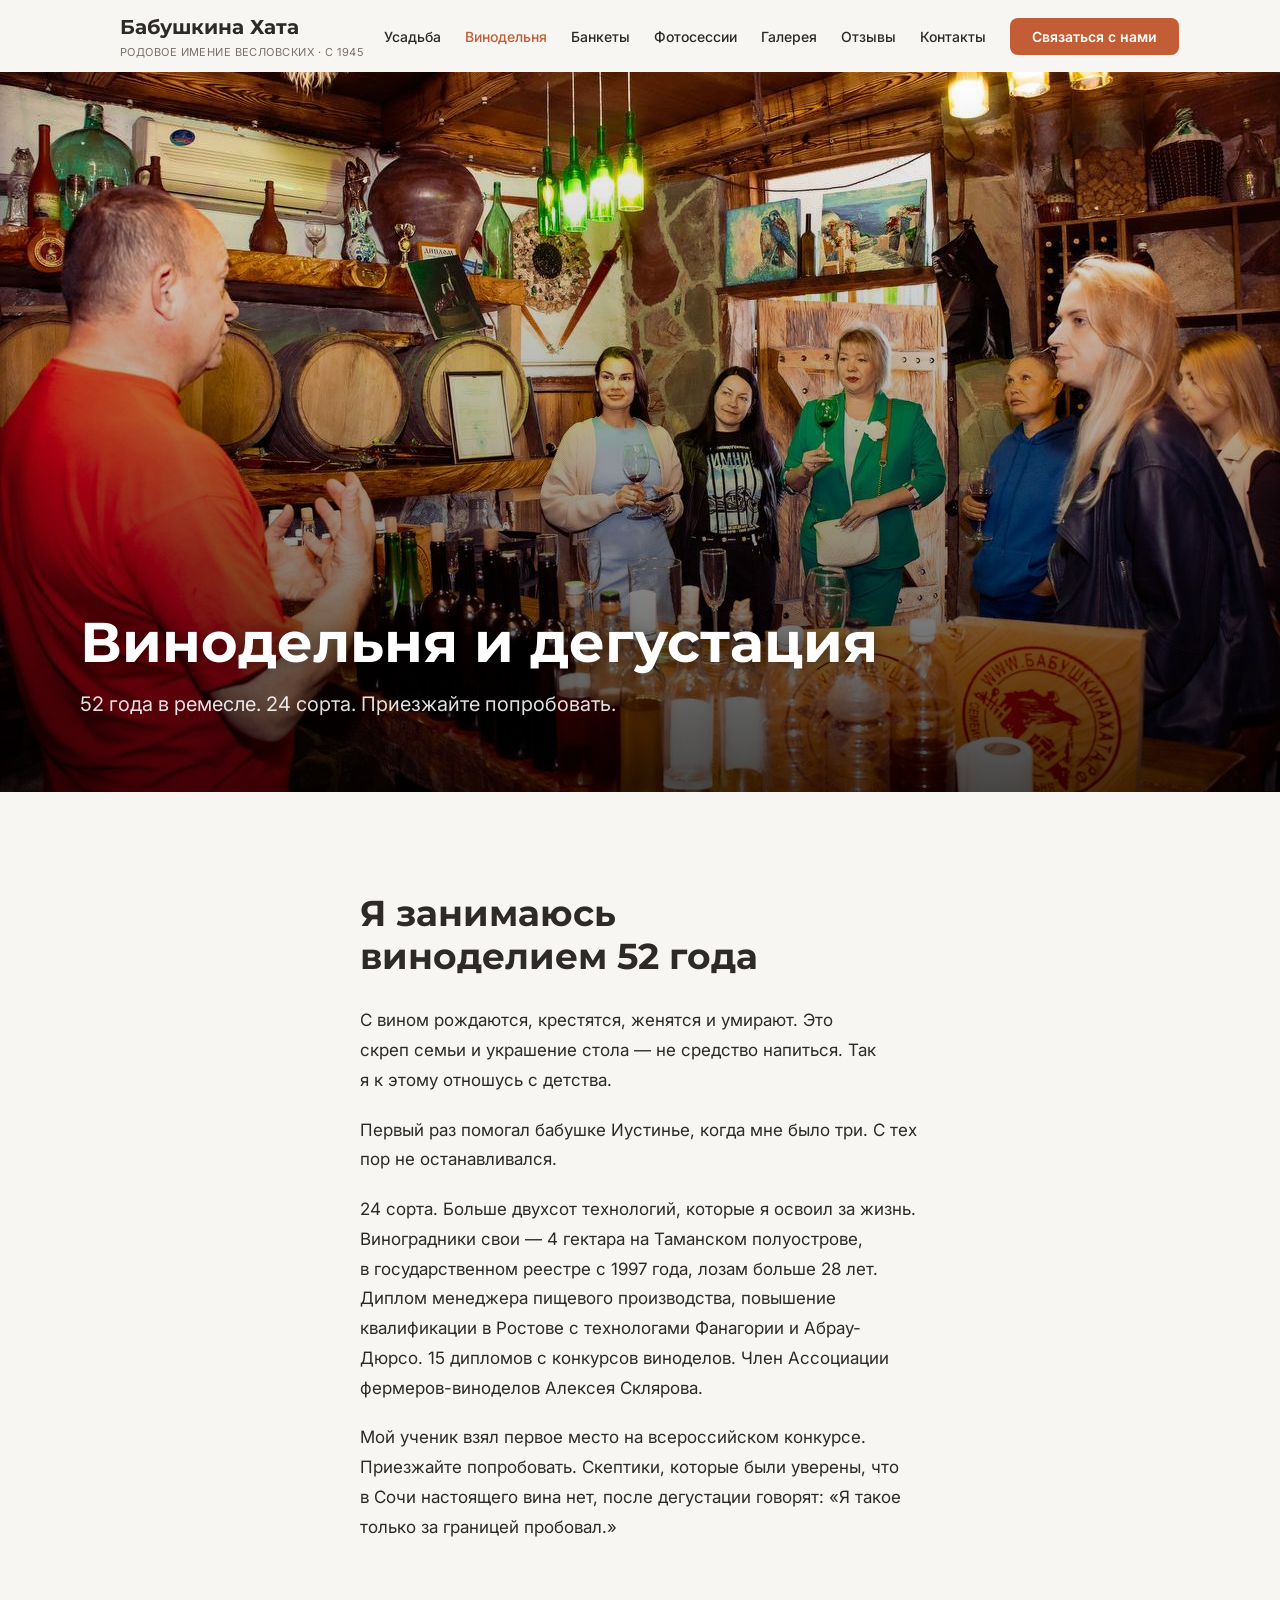
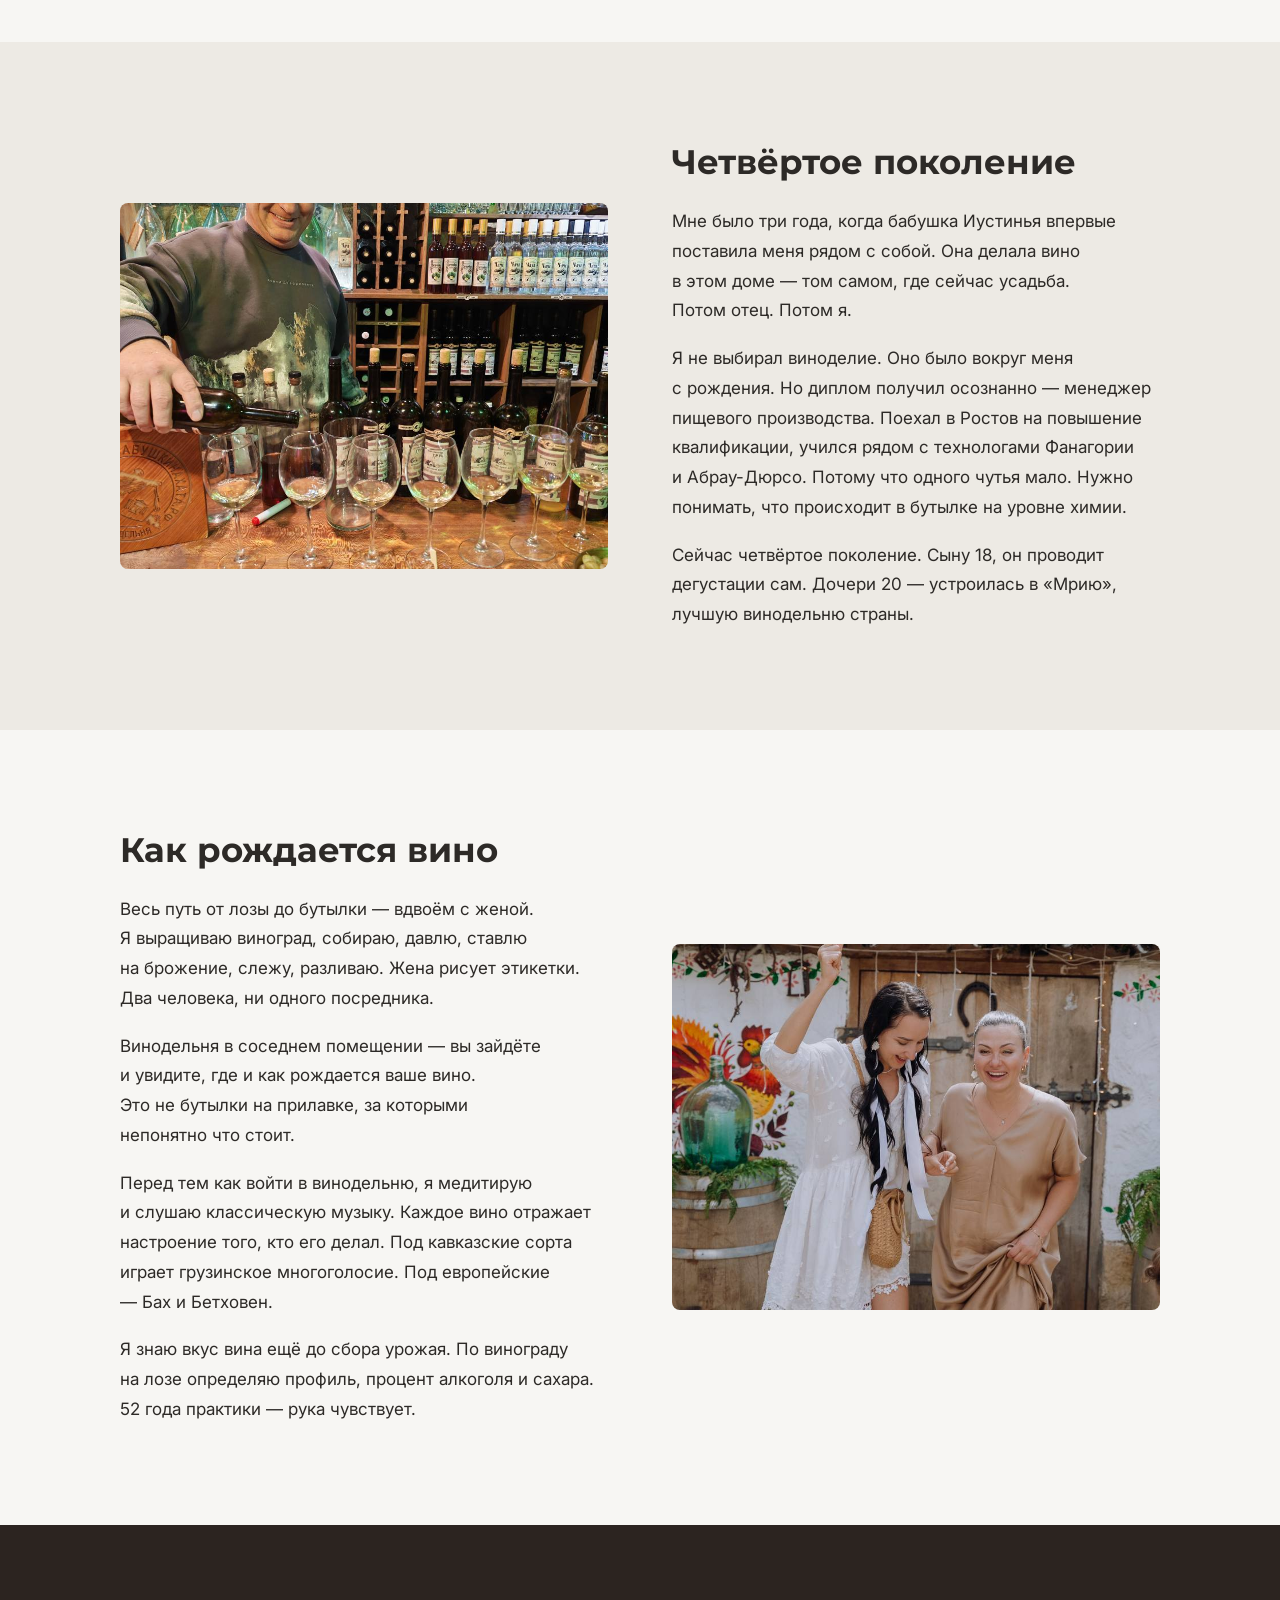
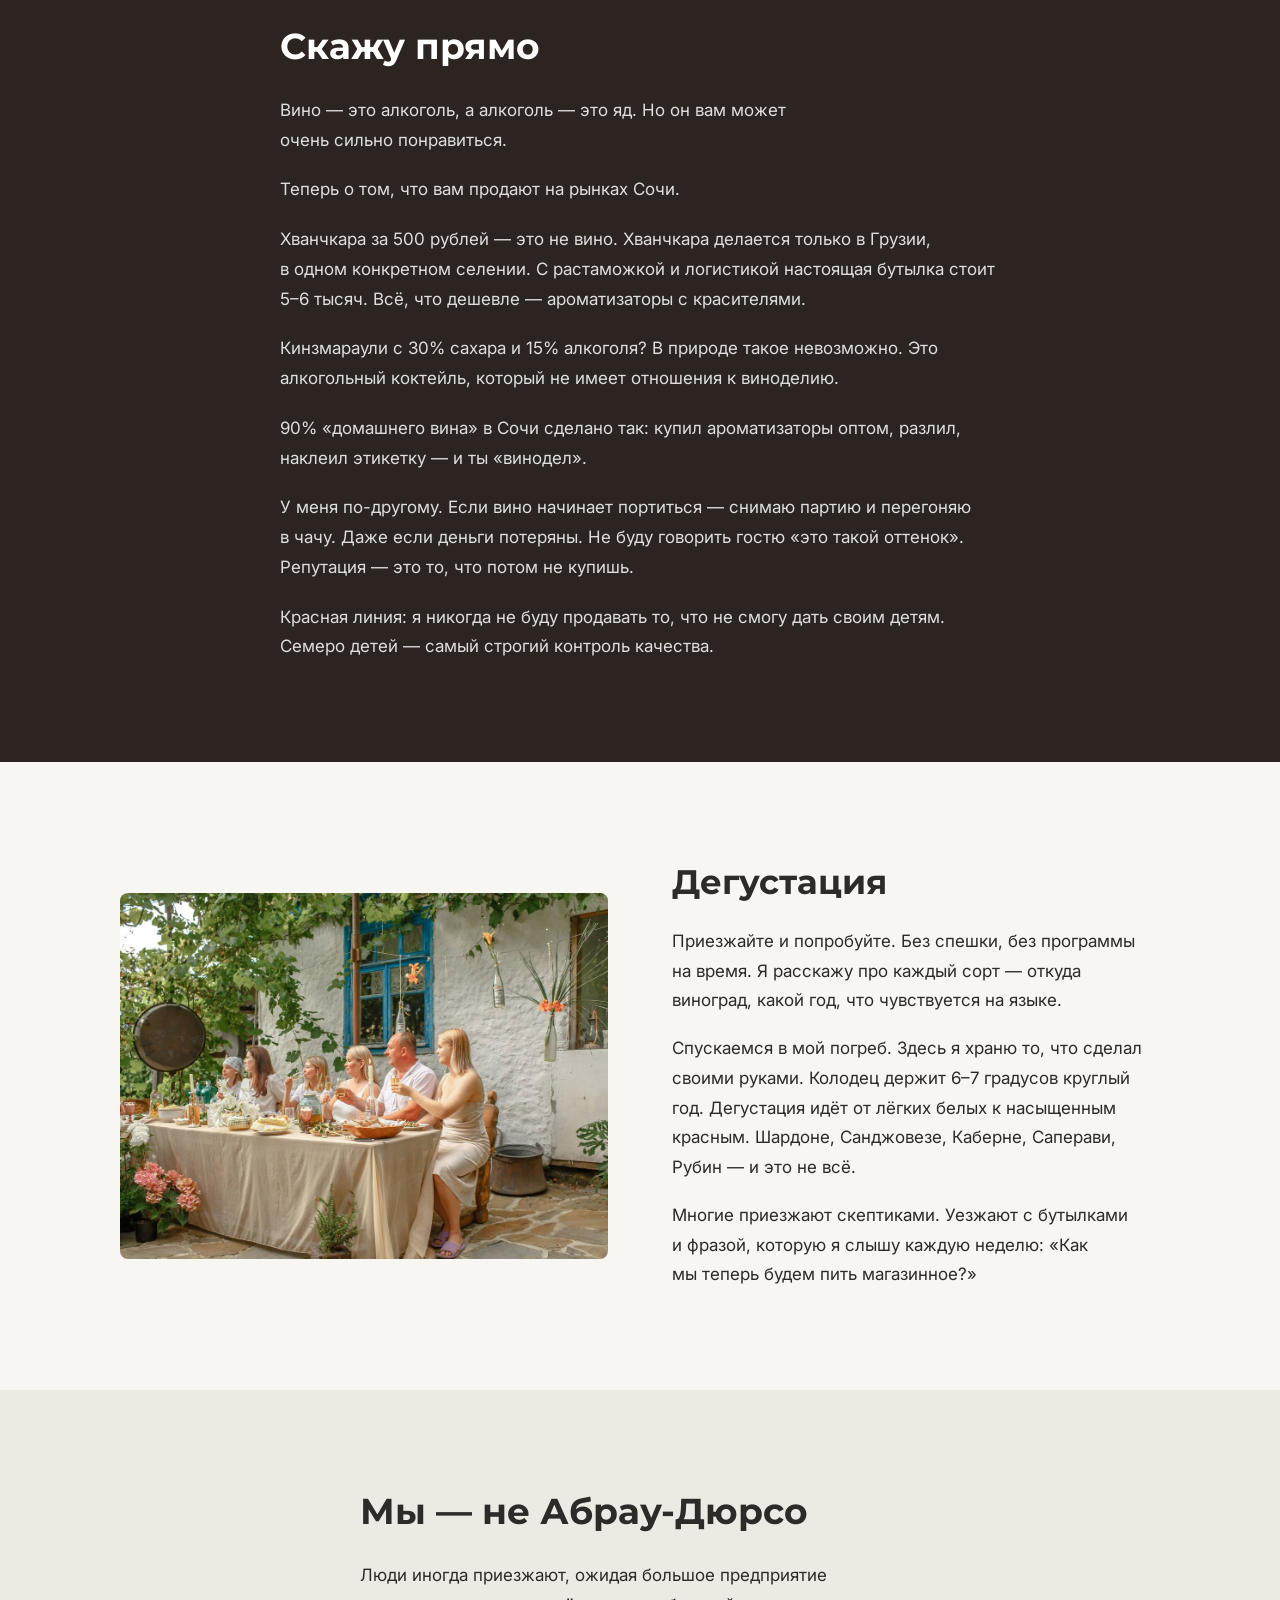
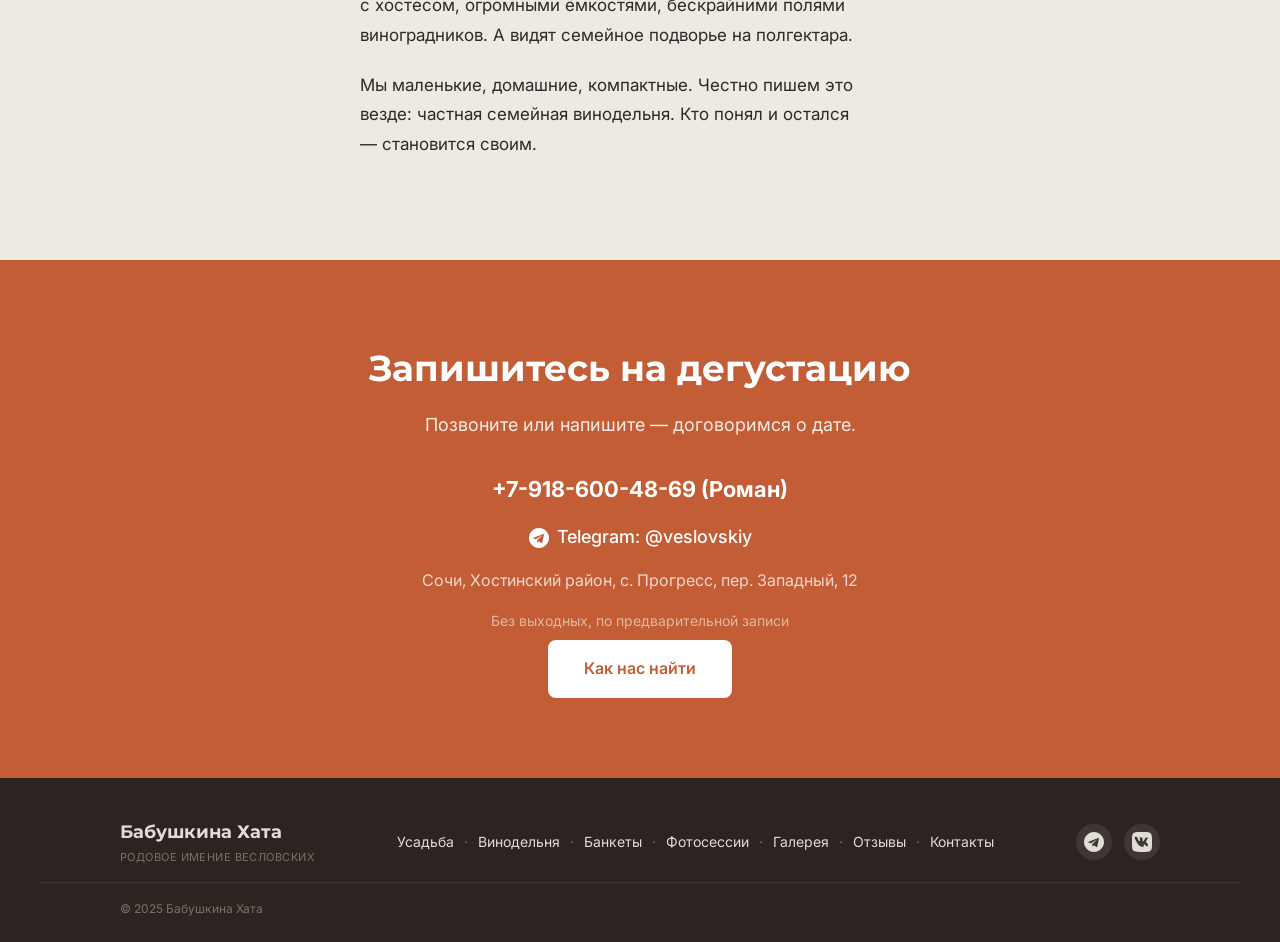
<file: vinodelnya.html>
<!doctype html>
<html lang="ru">
<head>
<meta charset="utf-8"/>
<meta name="viewport" content="width=device-width, initial-scale=1"/>
<title>Винодельня и дегустация — Бабушкина Хата · Сочи</title>
<meta name="description" content="Семейная винодельня в четвёртом поколении. 24 сорта, 52 года в ремесле. Дегустация в погребе. Сочи, с. Прогресс."/>
<link rel="preconnect" href="https://fonts.googleapis.com"/>
<link rel="preconnect" href="https://fonts.gstatic.com" crossorigin=""/>
<link href="https://fonts.googleapis.com/css2?family=Montserrat:wght@400;600;700&family=Inter:wght@400;500;600&display=swap" rel="stylesheet"/>
<style>
*, *::before, *::after { box-sizing: border-box; margin: 0; padding: 0; }
html { scroll-behavior: smooth; }
body { overflow-x: hidden; font-family: 'Inter', sans-serif; background: #F7F6F3; color: #2D2A27; font-size: 18px; line-height: 1.6; -webkit-font-smoothing: antialiased; }
h1, h2, h3 { text-wrap: balance; }
p { text-wrap: pretty; }
img { display: block; max-width: 100%; }
a { color: #C25D35; text-decoration: none; }
a:hover { color: #A34D2B; }
:root { --bg:#F7F6F3; --bg2:#EDEAE4; --dark:#2C2420; --text:#2D2A27; --text2:#7A7067; --accent:#C25D35; --accent-hover:#A34D2B; --border:#E0DCD6; --max:1200px; --side:80px; --gap:100px; }

.site-header { position: fixed; top: 0; left: 0; right: 0; z-index: 100; background: var(--bg); height: 72px; display: flex; align-items: center; transition: box-shadow .2s; }
.site-header.scrolled { box-shadow: 0 2px 8px rgba(0,0,0,.06); }
.h-inner { max-width: var(--max); margin: 0 auto; padding: 0 var(--side); width: 100%; display: flex; align-items: center; justify-content: space-between; gap: 20px; }
.logo { display: flex; flex-direction: column; gap: 1px; text-decoration: none; flex-shrink: 0; }
.logo-t { font-family: 'Montserrat', sans-serif; font-size: 20px; font-weight: 700; color: var(--text); }
.logo-s { font-size: 11px; color: var(--text2); letter-spacing: .04em; text-transform: uppercase; }
.nav { display: flex; align-items: center; gap: 24px; list-style: none; }
.nav a { font-size: 14px; font-weight: 500; color: var(--text); transition: color .15s; white-space: nowrap; }
.nav a:hover, .nav a.active { color: var(--accent); }
.nav-cta { background: var(--accent); color: #fff !important; padding: 10px 22px; border-radius: 8px; font-weight: 600 !important; transition: background .2s !important; }
.nav-cta:hover { background: var(--accent-hover) !important; }
.burger { display: none; flex-direction: column; gap: 5px; cursor: pointer; padding: 8px; background: none; border: none; }
.burger span { display: block; width: 24px; height: 2px; background: var(--text); border-radius: 2px; }
.mob-overlay { display: none; position: fixed; inset: 0; background: rgba(44,36,32,.55); z-index: 200; }
.mob-overlay.open { display: block; }
.mob-panel { position: fixed; top: 0; right: 0; bottom: 0; width: 280px; background: var(--bg); z-index: 201; transform: translateX(100%); transition: transform .3s; padding: 80px 32px 40px; display: flex; flex-direction: column; gap: 8px; }
.mob-panel.open { transform: translateX(0); }
.mob-panel a { font-size: 18px; font-weight: 500; color: var(--text); padding: 10px 0; border-bottom: 1px solid var(--border); }
.mob-panel .nav-cta { margin-top: 16px; text-align: center; padding: 14px 22px; border: none; }
.mob-close { position: absolute; top: 20px; right: 20px; background: none; border: none; font-size: 28px; cursor: pointer; color: var(--text2); }

.hero { position: relative; height: 80vh; min-height: 520px; margin-top: 72px; display: flex; align-items: flex-end; overflow: hidden; }
.hero img { position: absolute; inset: 0; width: 100%; height: 100%; object-fit: cover; }
.hero-grad { position: absolute; inset: 0; background: linear-gradient(to top, rgba(0,0,0,.72) 0%, rgba(0,0,0,.3) 50%, transparent 100%); }
.hero-body { position: relative; z-index: 2; padding: 0 var(--side) 72px; max-width: 800px;  max-width: 100%; }
.hero-body h1 { font-family: 'Montserrat', sans-serif; font-size: 56px; font-weight: 700; color: #fff; line-height: 1.1; margin-bottom: 14px; text-shadow: 0 2px 16px rgba(0,0,0,.4); word-wrap: break-word; overflow-wrap: break-word; }
.hero-body p { font-size: 20px; color: rgba(255,255,255,.88); }

.sec { padding: var(--gap) 0; }
.cnt { max-width: var(--max); margin: 0 auto; padding: 0 var(--side); }

/* Текстовый блок по центру */
.prose { max-width: 720px; margin: 0 auto; padding: 0 var(--side); }
.prose h2 { font-family: 'Montserrat', sans-serif; font-size: 36px; font-weight: 700; color: var(--text); line-height: 1.2; margin-bottom: 28px; }
.prose p { font-size: 17px; color: var(--text); line-height: 1.75; margin-bottom: 20px; }
.prose p:last-of-type { margin-bottom: 0; }

/* Двухколоночные */
.two { display: grid; grid-template-columns: 1fr 1fr; gap: 64px; align-items: center; }
.two.rev .col-ph { order: -1; }
.col-ph { border-radius: 8px; overflow: hidden; aspect-ratio: 4/3; }
.col-ph img { width: 100%; height: 100%; object-fit: cover; }
.col-tx h2 { font-family: 'Montserrat', sans-serif; font-size: 34px; font-weight: 700; color: var(--text); line-height: 1.2; margin-bottom: 24px; }
.col-tx p { font-size: 17px; color: var(--text); line-height: 1.75; margin-bottom: 18px; max-width: 540px; }
.col-tx p:last-of-type { margin-bottom: 0; }

/* Тёмный блок */
.dark-sec { background: var(--dark); padding: var(--gap) var(--side); }
.dark-prose { max-width: 720px; margin: 0 auto; }
.dark-prose h2 { font-family: 'Montserrat', sans-serif; font-size: 36px; font-weight: 700; color: #fff; line-height: 1.2; margin-bottom: 28px; }
.dark-prose p { font-size: 17px; color: rgba(255,255,255,.85); line-height: 1.75; margin-bottom: 20px; }
.dark-prose p:last-of-type { margin-bottom: 0; }

/* CTA */
.cta-sec { background: var(--accent); padding: 80px var(--side); text-align: center; }
.cta-sec h2 { font-family: 'Montserrat', sans-serif; font-size: 36px; font-weight: 700; color: #fff; margin-bottom: 14px; }
.cta-sec > p { font-size: 18px; color: rgba(255,255,255,.88); margin-bottom: 8px; }
.cta-phone { display: block; font-size: 22px; font-weight: 700; color: #fff; }
.cta-phone:hover { opacity: .85; color: #fff; }
.btn-w { display: inline-block; background: #fff; color: var(--accent); padding: 16px 36px; border-radius: 8px; font-size: 16px; font-weight: 600; transition: all .2s; }
.btn-w:hover { background: var(--bg); color: var(--accent-hover); }

/* ФУТЕР */
.site-footer { background: var(--dark); padding: 40px 0 24px; }
.f-main { max-width: var(--max); margin: 0 auto; padding: 0 var(--side); display: grid; grid-template-columns: auto 1fr auto; gap: 32px; align-items: center; }
.f-logo { display: flex; flex-direction: column; gap: 2px; text-decoration: none; }
.f-logo-t { font-family: 'Montserrat', sans-serif; font-size: 18px; font-weight: 700; color: #E0DCD6; }
.f-logo-s { font-size: 11px; color: #7A7067; letter-spacing: .04em; text-transform: uppercase; }
.f-nav { display: flex; align-items: center; gap: 10px; flex-wrap: wrap; justify-content: center; }
.f-nav a { font-size: 14px; color: #E0DCD6; transition: color .15s; white-space: nowrap; text-decoration: none; }
.f-nav a:hover { color: #fff; }
.f-sep { color: #7A7067; font-size: 14px; }
.f-soc { display: flex; align-items: center; gap: 12px; }
.soc-ic { display: flex; align-items: center; justify-content: center; width: 36px; height: 36px; border-radius: 50%; background: rgba(224,220,214,.1); color: #E0DCD6; transition: all .2s; }
.soc-ic:hover { background: rgba(224,220,214,.2); color: #fff; }
.f-bot { max-width: var(--max); margin: 16px auto 0; padding: 16px var(--side) 0; border-top: 1px solid rgba(224,220,214,.1); }
.f-bot p { font-size: 12px; color: #7A7067; }

@media (max-width: 1199px) { :root { --side: 40px; } .two { gap: 40px; } .f-main { grid-template-columns: 1fr 1fr; } .f-main > :first-child { grid-column: 1/-1; } }

/* Tablet */
@media (max-width: 1199px) {
  .nav { gap: 16px; }
  .nav a { font-size: 13px; }
  .nav-cta { display: none; }
}
@media (max-width: 767px) {
  :root { --side: 16px; --gap: 56px; }
  .site-header { height: 60px; } .nav { display: none; } .burger { display: flex; }
  .h-inner { padding: 0 16px; }
  .hero { height: 65vh; } .hero-body h1 { font-size: 2rem; } .hero-body p { font-size: 1rem; }
  .two { grid-template-columns: 1fr; gap: 28px; } .two.rev .col-ph { order: 0; }
  .col-ph { aspect-ratio: 16/9; }
  .col-tx h2, .prose h2, .dark-prose h2 { font-size: 26px; }
  .col-tx p, .prose p, .dark-prose p { font-size: 16px; }
  .cta-sec { padding: 48px 16px; }
  .cta-sec h2 { font-size: 26px; } .cta-phone { font-size: 1.2rem; }
  .f-main { grid-template-columns: 1fr; gap: 20px; text-align: center; }
  .f-nav, .f-soc { justify-content: center; } .f-bot { text-align: center; }
}

/* Small screens */
@media (max-width: 374px) {
  .hero-body h1, .page-hero-content h1 { font-size: 1.7rem !important; }
  .logo-t { font-size: 17px; }
}
</style>
</head>
<body>

<header class="site-header" id="hdr">
  <div class="h-inner">
    <a class="logo" href="index.html"><span class="logo-t">Бабушкина Хата</span><span class="logo-s">Родовое имение Весловских · с&nbsp;1945</span></a>
    <nav><ul class="nav">
      <li><a href="usadba.html">Усадьба</a></li>
      <li><a href="vinodelnya.html" class="active">Винодельня</a></li>
      <li><a href="banquets.html">Банкеты</a></li>
      <li><a href="photosessions.html">Фотосессии</a></li>
      <li><a href="gallery.html">Галерея</a></li>
      <li><a href="reviews.html">Отзывы</a></li>
      <li><a href="contacts.html">Контакты</a></li>
      <li><a class="nav-cta" href="contacts.html">Связаться с&nbsp;нами</a></li>
    </ul></nav>
    <button class="burger" id="burg" aria-label="Меню"><span></span><span></span><span></span></button>
  </div>
</header>
<div class="mob-overlay" id="mob-ov"></div>
<nav class="mob-panel" id="mob-pn">
  <button class="mob-close" id="mob-cl">×</button>
  <a href="usadba.html">Усадьба</a><a href="vinodelnya.html">Винодельня</a><a href="banquets.html">Банкеты</a><a href="photosessions.html">Фотосессии</a><a href="gallery.html">Галерея</a><a href="reviews.html">Отзывы</a><a href="contacts.html">Контакты</a>
  <a class="nav-cta" href="contacts.html">Связаться с&nbsp;нами</a>
</nav>

<main>

<!-- 1: HERO -->
<section class="hero">
  <img src="assets/photos/photo_230.jpg" alt="Дегустация в&nbsp;погребе" loading="eager"/>
  <div class="hero-grad"></div>
  <div class="hero-body">
    <h1>Винодельня и&nbsp;дегустация</h1>
    <p>52 года в&nbsp;ремесле. 24 сорта. Приезжайте попробовать.</p>
  </div>
</section>

<!-- 2: ВВОДНЫЙ -->
<section class="sec" style="background:var(--bg)">
  <div class="prose">
    <h2>Я&nbsp;занимаюсь виноделием 52&nbsp;года</h2>
    <p>С&nbsp;вином рождаются, крестятся, женятся и&nbsp;умирают. Это скреп семьи и&nbsp;украшение стола — не&nbsp;средство напиться. Так я&nbsp;к&nbsp;этому отношусь с&nbsp;детства.</p>
    <p>Первый раз помогал бабушке Иустинье, когда мне было три. С&nbsp;тех пор не&nbsp;останавливался.</p>
    <p>24 сорта. Больше двухсот технологий, которые я&nbsp;освоил за&nbsp;жизнь. Виноградники свои — 4 гектара на&nbsp;Таманском полуострове, в&nbsp;государственном реестре с&nbsp;1997 года, лозам больше 28 лет. Диплом менеджера пищевого производства, повышение квалификации в&nbsp;Ростове с&nbsp;технологами Фанагории и&nbsp;Абрау-Дюрсо. 15 дипломов с&nbsp;конкурсов виноделов. Член Ассоциации фермеров-виноделов Алексея Склярова.</p>
    <p>Мой ученик взял первое место на&nbsp;всероссийском конкурсе. Приезжайте попробовать. Скептики, которые были уверены, что в&nbsp;Сочи настоящего вина нет, после дегустации говорят: «Я&nbsp;такое только за&nbsp;границей пробовал.»</p>
  </div>
</section>

<!-- 3: ЧЕТВЁРТОЕ ПОКОЛЕНИЕ -->
<section class="sec" style="background:var(--bg2)">
  <div class="cnt">
    <div class="two rev">
      <div class="col-tx">
        <h2>Четвёртое поколение</h2>
        <p>Мне было три года, когда бабушка Иустинья впервые поставила меня рядом с&nbsp;собой. Она делала вино в&nbsp;этом доме — том самом, где сейчас усадьба. Потом отец. Потом&nbsp;я.</p>
        <p>Я&nbsp;не&nbsp;выбирал виноделие. Оно было вокруг меня с&nbsp;рождения. Но&nbsp;диплом получил осознанно — менеджер пищевого производства. Поехал в&nbsp;Ростов на&nbsp;повышение квалификации, учился рядом с&nbsp;технологами Фанагории и&nbsp;Абрау-Дюрсо. Потому что одного чутья мало. Нужно понимать, что происходит в&nbsp;бутылке на&nbsp;уровне химии.</p>
        <p>Сейчас четвёртое поколение. Сыну 18, он&nbsp;проводит дегустации сам. Дочери 20 — устроилась в&nbsp;«Мрию», лучшую винодельню страны.</p>
      </div>
      <div class="col-ph">
        <img src="assets/photos/photo_535.jpg" alt="Роман в&nbsp;дегустационном зале" loading="lazy"/>
      </div>
    </div>
  </div>
</section>

<!-- 4: КАК РОЖДАЕТСЯ ВИНО -->
<section class="sec" style="background:var(--bg)">
  <div class="cnt">
    <div class="two">
      <div class="col-tx">
        <h2>Как рождается вино</h2>
        <p>Весь путь от&nbsp;лозы до&nbsp;бутылки — вдвоём с&nbsp;женой. Я&nbsp;выращиваю виноград, собираю, давлю, ставлю на&nbsp;брожение, слежу, разливаю. Жена рисует этикетки. Два человека, ни&nbsp;одного посредника.</p>
        <p>Винодельня в&nbsp;соседнем помещении — вы&nbsp;зайдёте и&nbsp;увидите, где и&nbsp;как рождается ваше вино. Это не&nbsp;бутылки на&nbsp;прилавке, за&nbsp;которыми непонятно что стоит.</p>
        <p>Перед тем как войти в&nbsp;винодельню, я&nbsp;медитирую и&nbsp;слушаю классическую музыку. Каждое вино отражает настроение того, кто его делал. Под кавказские сорта играет грузинское многоголосие. Под европейские — Бах и&nbsp;Бетховен.</p>
        <p>Я&nbsp;знаю вкус вина ещё до&nbsp;сбора урожая. По&nbsp;винограду на&nbsp;лозе определяю профиль, процент алкоголя и&nbsp;сахара. 52 года практики — рука чувствует.</p>
      </div>
      <div class="col-ph">
        <img src="assets/photos/photo_260.jpg" alt="Виноградные лозы" loading="lazy"/>
      </div>
    </div>
  </div>
</section>

<!-- 5: ЧЕСТНОСТЬ -->
<section class="dark-sec">
  <div class="dark-prose">
    <h2>Скажу прямо</h2>
    <p>Вино — это алкоголь, а&nbsp;алкоголь — это яд. Но&nbsp;он&nbsp;вам может очень сильно понравиться.</p>
    <p>Теперь о&nbsp;том, что вам продают на&nbsp;рынках Сочи.</p>
    <p>Хванчкара за&nbsp;500 рублей — это не&nbsp;вино. Хванчкара делается только в&nbsp;Грузии, в&nbsp;одном конкретном селении. С&nbsp;растаможкой и&nbsp;логистикой настоящая бутылка стоит 5–6 тысяч. Всё, что дешевле — ароматизаторы с&nbsp;красителями.</p>
    <p>Кинзмараули с&nbsp;30% сахара и&nbsp;15% алкоголя? В&nbsp;природе такое невозможно. Это алкогольный коктейль, который не&nbsp;имеет отношения к&nbsp;виноделию.</p>
    <p>90% «домашнего вина» в&nbsp;Сочи сделано так: купил ароматизаторы оптом, разлил, наклеил этикетку — и&nbsp;ты «винодел».</p>
    <p>У&nbsp;меня по-другому. Если вино начинает портиться — снимаю партию и&nbsp;перегоняю в&nbsp;чачу. Даже если деньги потеряны. Не&nbsp;буду говорить гостю «это такой оттенок». Репутация — это то, что потом не&nbsp;купишь.</p>
    <p>Красная линия: я&nbsp;никогда не&nbsp;буду продавать то, что не&nbsp;смогу дать своим детям. Семеро детей — самый строгий контроль качества.</p>
  </div>
</section>

<!-- 6: ДЕГУСТАЦИЯ -->
<section class="sec" style="background:var(--bg)">
  <div class="cnt">
    <div class="two rev">
      <div class="col-tx">
        <h2>Дегустация</h2>
        <p>Приезжайте и&nbsp;попробуйте. Без спешки, без программы на&nbsp;время. Я&nbsp;расскажу про каждый сорт — откуда виноград, какой год, что чувствуется на&nbsp;языке.</p>
        <p>Спускаемся в&nbsp;мой погреб. Здесь я&nbsp;храню то, что сделал своими руками. Колодец держит 6–7 градусов круглый год. Дегустация идёт от&nbsp;лёгких белых к&nbsp;насыщенным красным. Шардоне, Санджовезе, Каберне, Саперави, Рубин — и&nbsp;это не&nbsp;всё.</p>
        <p>Многие приезжают скептиками. Уезжают с&nbsp;бутылками и&nbsp;фразой, которую я&nbsp;слышу каждую неделю: «Как мы&nbsp;теперь будем пить магазинное?»</p>
      </div>
      <div class="col-ph">
        <img src="assets/photos/photo_349.jpg" alt="Дегустация за&nbsp;столом" loading="lazy"/>
      </div>
    </div>
  </div>
</section>

<!-- 7: УПРАВЛЕНИЕ ОЖИДАНИЯМИ -->
<section class="sec" style="background:var(--bg2)">
  <div class="prose">
    <h2>Мы — не&nbsp;Абрау-Дюрсо</h2>
    <p>Люди иногда приезжают, ожидая большое предприятие с&nbsp;хостесом, огромными ёмкостями, бескрайними полями виноградников. А&nbsp;видят семейное подворье на&nbsp;полгектара.</p>
    <p>Мы&nbsp;маленькие, домашние, компактные. Честно пишем это везде: частная семейная винодельня. Кто понял и&nbsp;остался — становится своим.</p>
  </div>
</section>

<!-- 8: CTA -->
<section class="cta-sec">
  <h2>Запишитесь на&nbsp;дегустацию</h2>
  <p>Позвоните или напишите — договоримся о&nbsp;дате.</p>
  <div style="display:flex; flex-direction:column; gap:16px; align-items:center; margin:32px 0 8px;">
    <a class="cta-phone" href="tel:+79186004869" style="margin-bottom:0;">+7-918-600-48-69 (Роман)</a>
    <a href="https://t.me/veslovskiy" target="_blank" rel="noreferrer" style="font-size:18px; color:#fff; font-weight:500; display:inline-flex; align-items:center; gap:8px;">
      <svg width="20" height="20" viewBox="0 0 24 24" fill="currentColor"><path d="M12 0C5.373 0 0 5.373 0 12s5.373 12 12 12 12-5.373 12-12S18.627 0 12 0zm5.894 8.221l-1.97 9.28c-.145.658-.537.818-1.084.508l-3-2.21-1.447 1.394c-.16.16-.295.295-.605.295l.213-3.053 5.56-5.023c.242-.213-.054-.333-.373-.12l-6.871 4.326-2.962-.924c-.643-.204-.657-.643.136-.953l11.57-4.461c.537-.194 1.006.131.833.941z"/></svg>
      Telegram: @veslovskiy
    </a>
    <p style="font-size:16px; color:rgba(255,255,255,.75); margin:0;">Сочи, Хостинский район, с.&nbsp;Прогресс, пер.&nbsp;Западный, 12</p>
    <p style="font-size:14px; color:rgba(255,255,255,.55); margin:0;">Без выходных, по&nbsp;предварительной записи</p>
  </div>
  <a class="btn-w" href="contacts.html">Как нас найти</a>
</section>

</main>

<footer class="site-footer">
  <div class="f-main">
    <a class="f-logo" href="index.html"><span class="f-logo-t">Бабушкина Хата</span><span class="f-logo-s">Родовое имение Весловских</span></a>
    <nav class="f-nav">
      <a href="usadba.html">Усадьба</a><span class="f-sep">·</span><a href="vinodelnya.html">Винодельня</a><span class="f-sep">·</span><a href="banquets.html">Банкеты</a><span class="f-sep">·</span><a href="photosessions.html">Фотосессии</a><span class="f-sep">·</span><a href="gallery.html">Галерея</a><span class="f-sep">·</span><a href="reviews.html">Отзывы</a><span class="f-sep">·</span><a href="contacts.html">Контакты</a>
    </nav>
    <div class="f-soc">
      <a href="https://t.me/veslovskiy" target="_blank" rel="noreferrer" title="Telegram" class="soc-ic"><svg width="20" height="20" viewBox="0 0 24 24" fill="currentColor"><path d="M12 0C5.373 0 0 5.373 0 12s5.373 12 12 12 12-5.373 12-12S18.627 0 12 0zm5.894 8.221l-1.97 9.28c-.145.658-.537.818-1.084.508l-3-2.21-1.447 1.394c-.16.16-.295.295-.605.295l.213-3.053 5.56-5.023c.242-.213-.054-.333-.373-.12l-6.871 4.326-2.962-.924c-.643-.204-.657-.643.136-.953l11.57-4.461c.537-.194 1.006.131.833.941z"/></svg></a>
      <a href="https://vk.com/public211361808" target="_blank" rel="noreferrer" title="ВКонтакте" class="soc-ic"><svg width="20" height="20" viewBox="0 0 24 24" fill="currentColor"><path d="M15.684 0H8.316C1.592 0 0 1.592 0 8.316v7.368C0 22.408 1.592 24 8.316 24h7.368C22.408 24 24 22.408 24 15.684V8.316C24 1.592 22.408 0 15.684 0zm3.692 17.123h-1.744c-.66 0-.862-.525-2.049-1.714-1.033-1.01-1.49-.9-1.49.3v1.414c0 .44-.24.7-.9.7-2.44 0-4.97-1.522-6.64-4.097-2.694-3.83-3.44-6.7-3.44-7.295 0-.36.13-.62.62-.62h1.744c.46 0 .63.21.81.7.88 2.52 2.36 4.737 2.97 4.737.23 0 .33-.1.33-.66V8.84c-.07-1.19-.69-1.29-.69-1.71 0-.22.18-.44.47-.44h2.74c.39 0 .53.21.53.65v3.52c0 .39.17.53.29.53.23 0 .42-.14.84-.56 1.3-1.46 2.23-3.7 2.23-3.7.12-.26.34-.5.8-.5h1.744c.52 0 .64.27.52.65-.22.99-2.33 3.98-2.33 3.98-.18.3-.25.43 0 .76.18.25.77.75 1.16 1.2.72.82 1.27 1.51 1.42 1.99.15.47-.1.71-.57.71z"/></svg></a>
    </div>
  </div>
  <div class="f-bot"><p>© 2025 Бабушкина Хата</p></div>
</footer>

<script>
document.querySelectorAll('p, h1, h2, h3').forEach(function(el){
  el.innerHTML = el.innerHTML.replace(/([^>\s])\s+(\S+)\s*$/, '$1\u00a0$2');
});
var hdr=document.getElementById('hdr');
window.addEventListener('scroll',function(){hdr.classList.toggle('scrolled',window.scrollY>10);},{passive:true});
var burg=document.getElementById('burg'),ov=document.getElementById('mob-ov'),pn=document.getElementById('mob-pn'),cl=document.getElementById('mob-cl');
function oM(){ov.classList.add('open');pn.classList.add('open');document.body.style.overflow='hidden';}
function cM(){ov.classList.remove('open');pn.classList.remove('open');document.body.style.overflow='';}
burg.addEventListener('click',oM);ov.addEventListener('click',cM);cl.addEventListener('click',cM);
</script>
</body>
</html>
</file>
<file: hata.css>
/* === ГЛОБАЛЬНАЯ ТИПОГРАФИКА === */
h1, h2, h3, h4, h5, h6 { text-wrap: balance; }
p { text-wrap: pretty; orphans: 3; widows: 3; }

/* ============================================================
   БАБУШКИНА ХАТА — этнографический музей-тетрадь
   Палитра: пыльная лаванда, кремовый, сепия
   Фактуры: бумага, чернила, ткань, дерево
   ============================================================ */

:root {
  /* Тёплая живая палитра: охра, терракот, зелень сада, вино */
  --paper:       #f5ecd6;   /* кремовая бумага, солнечная */
  --paper-warm:  #efe0c0;   /* охристый крем */
  --paper-cold:  #ece3ca;   /* прохладнее */
  --paper-dark:  #e1cfa5;   /* тёплая старая */
  --paper-edge:  #c9b079;   /* золотой край */

  --ink:         #3d2a1c;   /* тёплые тёмно-каштановые чернила */
  --ink-2:       #624334;   /* светлее */
  --ink-3:       #8a6a4e;   /* подписи */
  --ink-faded:   #ab8c6a;   /* выцветшее */

  /* Главный акцент — тёплый терракот, не лаванда */
  --lavender:    #c05a33;   /* (оставляю имя переменной для совместимости) — теперь терракот */
  --lavender-d:  #9a3f22;   /* тёмный терракот */
  --lavender-l:  #e8b8a0;   /* бледный терракот */

  /* Дополнительные тёплые */
  --ochre:       #d4a84b;   /* охра — мёд, солнце, хлеб */
  --ochre-d:     #a87d2a;
  --vine:        #7a9450;   /* зелень виноградной лозы */
  --vine-d:      #4f6a30;
  --wine:        #7a2525;   /* вино, штампы */
  --wine-l:      #a54040;
  --stamp:       #8a2a28;

  --sepia:       #9a7650;
  --sepia-d:     #6a4a2a;

  --rust:        #c05a33;   /* красная линия в тетради = терракот */

  /* Шрифты */
  --ff-hand:    'Caveat', 'Marck Script', cursive;          /* почерк Романа */
  --ff-hand-2:  'Marck Script', 'Caveat', cursive;          /* почерк подписей, более наклонный */
  --ff-serif:   'Old Standard TT', 'PT Serif', Georgia, serif; /* типографика книги/этикетки */
  --ff-mono:    'Courier Prime', 'JetBrains Mono', 'Courier New', monospace; /* машинопись, инвентарные карточки */

  /* Ритм */
  --gutter: clamp(24px, 4vw, 60px);
  --col: min(1000px, 92vw);
}

* { box-sizing: border-box; }
html, body { margin: 0; padding: 0; }
body {
  font-family: var(--ff-serif);
  color: var(--ink);
  background: var(--paper);
  line-height: 1.55;
  font-size: 18px;
  /* Фоновая текстура бумаги через несколько слоёв */
  background-image:
    /* тёмные пятна-потёртости */
    radial-gradient(ellipse 600px 300px at 15% 8%, rgba(120,90,50,.08), transparent 60%),
    radial-gradient(ellipse 400px 200px at 88% 24%, rgba(140,110,70,.06), transparent 60%),
    radial-gradient(ellipse 800px 400px at 50% 80%, rgba(100,80,50,.05), transparent 70%),
    radial-gradient(ellipse 300px 500px at 3% 55%, rgba(120,90,60,.04), transparent 70%);
  background-attachment: fixed;
  overflow-x: hidden;
}

/* SVG-шум поверх всего — мягкое зерно бумаги, теплее и нежнее */
body::before {
  content: '';
  position: fixed;
  inset: 0;
  pointer-events: none;
  z-index: 1;
  opacity: 0.28;
  background-image: url("data:image/svg+xml,%3Csvg viewBox='0 0 300 300' xmlns='http://www.w3.org/2000/svg'%3E%3Cfilter id='n'%3E%3CfeTurbulence type='fractalNoise' baseFrequency='0.9' numOctaves='3' stitchTiles='stitch'/%3E%3CfeColorMatrix values='0 0 0 0 0.3 0 0 0 0 0.22 0 0 0 0 0.14 0 0 0 0.35 0'/%3E%3C/filter%3E%3Crect width='100%25' height='100%25' filter='url(%23n)'/%3E%3C/svg%3E");
  mix-blend-mode: multiply;
}

/* Тёплая солнечная подсветка по краям — не мрачная виньетка */
body::after {
  content: '';
  position: fixed;
  inset: 0;
  pointer-events: none;
  z-index: 2;
  background:
    radial-gradient(ellipse 120% 80% at 50% 50%, transparent 60%, rgba(120,70,30,.08) 100%);
}

main, header, footer, section, article { position: relative; z-index: 3; }

/* ============ ТИПОГРАФИКА ============ */
h1, h2, h3, h4 { margin: 0; font-weight: 400; color: var(--ink); }

.h-hand { font-family: var(--ff-hand); font-weight: 400; line-height: 0.95; }
.h-serif { font-family: var(--ff-serif); letter-spacing: 0.02em; }
.h-mono { font-family: var(--ff-mono); letter-spacing: 0.04em; text-transform: uppercase; font-size: 0.8em; }

p { margin: 0 0 1em 0; }
p:last-child { margin-bottom: 0; }

/* Рукописные выделения */
.hand {
  font-family: var(--ff-hand);
  font-weight: 400;
  color: var(--lavender-d);
}

/* Винный штамп */
.stamp {
  display: inline-block;
  padding: 6px 14px 4px;
  border: 2px solid var(--wine);
  color: var(--wine);
  font-family: var(--ff-hand);
  font-weight: 500;
  text-transform: none;
  letter-spacing: 0;
  font-size: 20px;
  transform: rotate(-3deg);
  background: rgba(239, 230, 210, 0.6);
  line-height: 1.1;
}
.stamp--blue {
  border-color: var(--lavender-d);
  color: var(--lavender-d);
}
.stamp--faded {
  opacity: 0.6;
  transform: rotate(-3.5deg);
}

/* ============ ОБЁРТКИ ============ */
.wrap { width: var(--col); margin: 0 auto; padding: 0 var(--gutter); }
.wrap-narrow { width: min(700px, 92vw); margin: 0 auto; padding: 0 var(--gutter); }
.wrap-wide  { width: min(1280px, 94vw); margin: 0 auto; padding: 0 var(--gutter); }

/* ============ ШАПКА — БЕЗ КАЗЁНЩИНЫ ============ */
.museum-header {
  position: sticky;
  top: 0;
  z-index: 20;
  background: rgba(239, 230, 210, 0.94);
  backdrop-filter: blur(6px);
  border-bottom: 1px solid rgba(90, 74, 62, 0.2);
  padding: 14px 0 12px;
}
.mh-brand { display: flex; align-items: baseline; gap: 8px; flex-wrap: wrap; }
.mh-brand-hand {
  font-family: var(--ff-hand);
  font-size: 28px;
  color: var(--ink);
  line-height: 1;
  font-weight: 500;
}
.mh-brand-hand2 { color: var(--lavender-d); transform: rotate(-1deg); display: inline-block; }
.mh-brand-sub {
  font-family: var(--ff-serif);
  font-size: 13px;
  font-style: italic;
  color: var(--ink-3);
  margin-left: 10px;
}
.mh-nav-call {
  font-family: var(--ff-hand) !important;
  font-size: 20px !important;
  text-transform: none !important;
  letter-spacing: 0 !important;
  color: var(--lavender-d) !important;
  border-bottom: 1px solid var(--lavender-d) !important;
}
@media (max-width: 700px) { .mh-brand-sub { display: none; } }
.museum-header::before {
  content: '';
  position: absolute;
  inset: 0;
  pointer-events: none;
  background-image: url("data:image/svg+xml,%3Csvg viewBox='0 0 200 200' xmlns='http://www.w3.org/2000/svg'%3E%3Cfilter id='n2'%3E%3CfeTurbulence type='fractalNoise' baseFrequency='0.8' numOctaves='2' stitchTiles='stitch'/%3E%3CfeColorMatrix values='0 0 0 0 0.22 0 0 0 0 0.16 0 0 0 0 0.1 0 0 0 0.4 0'/%3E%3C/filter%3E%3Crect width='100%25' height='100%25' filter='url(%23n2)'/%3E%3C/svg%3E");
  opacity: 0.4;
  mix-blend-mode: multiply;
}
.mh-inner {
  display: flex;
  align-items: baseline;
  gap: 24px;
  justify-content: space-between;
  flex-wrap: wrap;
}
.mh-title {
  font-family: var(--ff-mono);
  font-size: 12px;
  letter-spacing: 0.18em;
  text-transform: uppercase;
  color: var(--ink);
  font-weight: 700;
}
.mh-sub {
  font-family: var(--ff-mono);
  font-size: 10.5px;
  letter-spacing: 0.14em;
  text-transform: uppercase;
  color: var(--ink-3);
}
.mh-nav {
  display: flex;
  gap: 22px;
  font-family: var(--ff-serif);
  font-style: italic;
  font-size: 16px;
  letter-spacing: 0;
  text-transform: none;
  align-items: baseline;
  flex-wrap: wrap;
}
.mh-nav a {
  color: var(--ink-2);
  text-decoration: none;
  padding-bottom: 2px;
  border-bottom: 1px dotted transparent;
}
.mh-nav a:hover { border-bottom-color: var(--ink-2); color: var(--ink); }

/* ============ ОБЛОЖКА ТЕТРАДИ ============ */
.cover {
  padding: clamp(60px, 12vw, 160px) 0 clamp(40px, 10vw, 120px);
  position: relative;
}

/* Красная поля-линия слева, как в школьной тетради */
.cover::before {
  content: '';
  position: absolute;
  left: clamp(60px, 10vw, 140px);
  top: 0;
  bottom: 0;
  width: 1px;
  background: var(--rust);
  opacity: 0.45;
}
/* Линии в клетку — очень слабые */
.cover::after {
  content: '';
  position: absolute;
  inset: 0;
  pointer-events: none;
  background-image:
    linear-gradient(to right, rgba(90, 74, 62, 0.06) 1px, transparent 1px),
    linear-gradient(to bottom, rgba(90, 74, 62, 0.06) 1px, transparent 1px);
  background-size: 28px 28px;
  mix-blend-mode: multiply;
  opacity: 0.5;
}

.cover-inner { position: relative; z-index: 4; }

.cover-sticker {
  display: inline-block;
  background: var(--paper-warm);
  padding: 14px 24px 18px;
  border: 1px solid rgba(90, 74, 62, 0.35);
  box-shadow:
    1px 2px 0 rgba(90, 74, 62, 0.15),
    0 4px 14px rgba(50, 30, 15, 0.12);
  font-family: var(--ff-mono);
  font-size: 11px;
  text-transform: uppercase;
  letter-spacing: 0.18em;
  color: var(--ink-2);
  transform: rotate(-1.2deg);
  margin-bottom: 48px;
  line-height: 1.6;
}
.cover-sticker b { display: block; font-weight: 700; font-size: 13px; color: var(--ink); margin-bottom: 3px; letter-spacing: 0.2em; }

.cover-title {
  font-family: var(--ff-hand);
  font-weight: 400;
  font-size: clamp(68px, 12vw, 180px);
  line-height: 0.9;
  letter-spacing: -0.02em;
  color: var(--ink);
  margin: 0;
}
.cover-title em {
  font-style: normal;
  color: var(--lavender-d);
  display: inline-block;
  transform: rotate(-2deg);
  margin-left: 0.1em;
}

.cover-subtitle {
  margin-top: 24px;
  font-family: var(--ff-hand);
  font-size: clamp(28px, 3.5vw, 42px);
  color: var(--ink-2);
  line-height: 1.2;
  max-width: 20ch;
  transform: rotate(-0.5deg);
  margin-left: 2ch;
}

.cover-foot {
  margin-top: clamp(40px, 6vw, 80px);
  display: grid;
  grid-template-columns: 1fr 1fr;
  gap: 40px;
  align-items: end;
  padding-left: 3ch;
}
.cover-foot-left {
  font-family: var(--ff-serif);
  font-size: 17px;
  color: var(--ink-2);
  line-height: 1.8;
  letter-spacing: 0;
  text-transform: none;
}
.cover-foot-left b { color: var(--ink); font-weight: 400; }
.cover-foot-right {
  text-align: right;
  font-family: var(--ff-hand);
  font-size: 26px;
  color: var(--lavender-d);
  transform: rotate(-1deg);
  line-height: 1.2;
}

/* Винный штамп на обложке */
.cover-stamp {
  position: absolute;
  right: clamp(30px, 6vw, 100px);
  top: clamp(100px, 12vw, 180px);
  z-index: 5;
}

/* ============ РАЗДЕЛИТЕЛИ СТРАНИЦ ============ */
.page-break {
  padding: 60px 0;
  text-align: center;
  position: relative;
}
.page-break::before {
  content: '';
  display: block;
  height: 1px;
  background: rgba(90, 74, 62, 0.25);
  margin: 0 auto 30px;
  width: 60%;
}
.page-break-num {
  font-family: var(--ff-serif);
  font-style: italic;
  font-size: 15px;
  text-transform: none;
  letter-spacing: 0;
  color: var(--ink-3);
}

/* ============ НУМЕРАЦИЯ ГЛАВ ============ */
.chapter-head {
  position: relative;
  padding: clamp(60px, 8vw, 100px) 0 clamp(30px, 4vw, 50px);
}
.chapter-num {
  font-family: var(--ff-hand);
  font-size: 24px;
  letter-spacing: 0;
  text-transform: none;
  color: var(--lavender-d);
  font-weight: 500;
  margin-bottom: 18px;
  display: flex;
  align-items: center;
  gap: 14px;
  transform: rotate(-0.5deg);
}
.chapter-num::before {
  content: '';
  width: 40px;
  height: 1px;
  background: var(--lavender-d);
  opacity: 0.5;
}
.chapter-title {
  font-family: var(--ff-hand);
  font-size: clamp(44px, 6vw, 76px);
  color: var(--ink);
  line-height: 1;
  max-width: 18ch;
}
.chapter-title em {
  font-style: normal;
  color: var(--lavender-d);
}

/* ============ ПИСЬМО (основной длинный текст) ============ */
.letter {
  padding: 30px 0 80px;
  max-width: 65ch;
  margin: 0 auto;
}
.letter-greeting {
  font-family: var(--ff-hand);
  font-size: 38px;
  color: var(--lavender-d);
  line-height: 1.1;
  margin-bottom: 32px;
  transform: rotate(-0.5deg);
}
.letter p {
  font-family: var(--ff-serif);
  font-size: 19px;
  line-height: 1.75;
  color: var(--ink);
  margin-bottom: 1.4em;
  text-align: justify;
  hyphens: auto;
}
.letter p:first-of-type::first-letter {
  font-family: var(--ff-hand);
  font-size: 78px;
  color: var(--lavender-d);
  float: left;
  line-height: 0.85;
  margin: 8px 10px 0 0;
}
.letter p.note {
  font-family: var(--ff-hand);
  font-size: 26px;
  color: var(--lavender-d);
  line-height: 1.3;
  text-align: left;
  padding-left: 4ch;
  border-left: 2px solid var(--lavender-l);
  margin: 2em 0;
  font-style: italic;
}
.letter-signoff {
  margin-top: 50px;
  font-family: var(--ff-hand);
  font-size: 32px;
  color: var(--ink);
  transform: rotate(-1deg);
  padding-left: 30%;
  line-height: 1.3;
}
.letter-signoff small {
  display: block;
  font-size: 16px;
  color: var(--ink-3);
  margin-top: 6px;
  font-family: var(--ff-serif);
  font-style: italic;
  letter-spacing: 0;
  text-transform: none;
}

/* Подчёркивания от руки */
.underline-h {
  background-image: url("data:image/svg+xml,%3Csvg viewBox='0 0 200 10' preserveAspectRatio='none' xmlns='http://www.w3.org/2000/svg'%3E%3Cpath d='M2 6 Q 50 2, 100 5 T 198 4' stroke='%236b5a8a' stroke-width='2' fill='none' opacity='0.6'/%3E%3C/svg%3E");
  background-repeat: no-repeat;
  background-position: 0 92%;
  background-size: 100% 10px;
  padding-bottom: 4px;
}

/* ============ КАРТОЧКА ЭКСПОНАТА ============ */
.exhibit-grid {
  display: grid;
  grid-template-columns: repeat(12, 1fr);
  gap: clamp(30px, 4vw, 60px) clamp(20px, 3vw, 40px);
  padding: 30px 0 60px;
}

.card {
  position: relative;
  background: var(--paper-warm);
  padding: 0;
  box-shadow:
    1px 3px 0 rgba(90, 74, 62, 0.1),
    0 6px 20px rgba(50, 30, 15, 0.12);
  transform: rotate(var(--tilt, 0deg));
  transition: transform .3s ease;
}
.card:hover { transform: rotate(calc(var(--tilt, 0deg) - 0.3deg)) translateY(-2px); }

/* Тёмная рамка, как у архивной фото-карточки */
.card-photo {
  position: relative;
  aspect-ratio: 4 / 3;
  background-size: cover;
  background-position: center;
  filter: sepia(0.55) saturate(0.75) contrast(0.95) brightness(0.95);
  border: 10px solid var(--paper-warm);
  box-shadow: inset 0 0 0 1px rgba(90, 74, 62, 0.25);
}
.card-photo::after {
  content: '';
  position: absolute;
  inset: 0;
  background: linear-gradient(135deg, rgba(139, 106, 74, 0.08), transparent 40%, rgba(90, 64, 40, 0.12));
  pointer-events: none;
  mix-blend-mode: multiply;
}

.card-label {
  padding: 18px 20px 22px;
  border-top: 1px solid rgba(90, 74, 62, 0.2);
  background: var(--paper-warm);
  position: relative;
}
.card-inv {
  font-family: var(--ff-serif);
  font-style: italic;
  font-size: 14px;
  letter-spacing: 0;
  text-transform: none;
  color: var(--ink-3);
  margin-bottom: 8px;
  display: flex;
  justify-content: space-between;
}
.card-title {
  font-family: var(--ff-serif);
  font-size: 22px;
  color: var(--ink);
  line-height: 1.15;
  margin-bottom: 8px;
  letter-spacing: 0.005em;
}
.card-desc {
  font-family: var(--ff-serif);
  font-size: 14.5px;
  line-height: 1.55;
  color: var(--ink-2);
}
.card-hand {
  font-family: var(--ff-hand);
  font-size: 22px;
  color: var(--lavender-d);
  margin-top: 12px;
  line-height: 1.2;
  transform: rotate(-0.8deg);
  display: inline-block;
}

/* Размеры карточек */
.c-wide { grid-column: span 12; }
.c-half { grid-column: span 6; }
.c-third { grid-column: span 4; }
.c-5 { grid-column: span 5; }
.c-7 { grid-column: span 7; }
.c-8 { grid-column: span 8; }

@media (max-width: 900px) {
  .c-half, .c-third, .c-5, .c-7, .c-8 { grid-column: span 12; }
}

/* ============ ПОЛЯРОИД / ВСТАВКИ В ТЕКСТ ============ */
.polaroid {
  display: block;
  background: var(--paper-cold);
  padding: 12px 12px 40px;
  box-shadow:
    1px 2px 0 rgba(90, 74, 62, 0.12),
    0 8px 24px rgba(50, 30, 15, 0.16);
  transform: rotate(var(--tilt, 2deg));
  width: 260px;
  float: right;
  margin: 0 -40px 20px 30px;
  position: relative;
}
.polaroid-img {
  aspect-ratio: 1 / 1;
  background-size: cover;
  background-position: center;
  filter: sepia(0.65) saturate(0.7) contrast(0.92);
  border: 1px solid rgba(90, 74, 62, 0.2);
}
.polaroid-caption {
  position: absolute;
  bottom: 6px;
  left: 12px;
  right: 12px;
  font-family: var(--ff-hand);
  font-size: 16px;
  color: var(--ink-2);
  text-align: center;
  line-height: 1.2;
}

/* Паперклип */
.paperclip {
  position: absolute;
  top: -18px;
  left: 50%;
  transform: translateX(-50%) rotate(3deg);
  width: 36px;
  height: 60px;
  pointer-events: none;
}

/* ============ КАЛЕНДАРЬ-ГОД / ЦИТАТА / ЛЕНТА ============ */
.pull-quote {
  padding: 60px 0;
  text-align: center;
}
.pull-quote-text {
  font-family: var(--ff-hand);
  font-size: clamp(32px, 5vw, 56px);
  color: var(--ink);
  line-height: 1.1;
  max-width: 22ch;
  margin: 0 auto;
}
.pull-quote-text em {
  font-style: normal;
  color: var(--lavender-d);
  display: inline-block;
  padding: 0 .1em;
}
.pull-quote-attr {
  margin-top: 18px;
  font-family: var(--ff-serif);
  font-style: italic;
  font-size: 16px;
  letter-spacing: 0;
  text-transform: none;
  color: var(--ink-3);
}

/* ============ АРХИВНАЯ ПЛАШКА / БАНД ============ */
.archive-band {
  padding: clamp(50px, 7vw, 90px) 0;
  position: relative;
  background:
    linear-gradient(rgba(139, 106, 74, 0.12), rgba(90, 64, 40, 0.25)),
    var(--sepia);
  background-size: cover;
  color: var(--paper);
  overflow: hidden;
}
.archive-band::before {
  content: '';
  position: absolute;
  inset: 0;
  background-size: cover;
  background-position: center;
  filter: sepia(0.95) saturate(0.6) contrast(1.05) brightness(0.6);
  mix-blend-mode: multiply;
  opacity: 0.85;
}
.archive-band > * { position: relative; z-index: 2; }

.archive-band-inner {
  max-width: 900px;
  margin: 0 auto;
  padding: 0 var(--gutter);
}
.archive-band h2 {
  font-family: var(--ff-hand);
  font-size: clamp(40px, 5vw, 60px);
  color: var(--paper);
  line-height: 1.05;
  margin-bottom: 20px;
}
.archive-band p {
  font-family: var(--ff-serif);
  font-size: 18px;
  line-height: 1.7;
  color: rgba(239, 230, 210, 0.85);
  max-width: 60ch;
}

/* ============ СПИСОК — ХРОНОЛОГИЯ / ТАБЛИЦА ============ */
.ledger {
  padding: 40px 0 80px;
}
.ledger-row {
  display: grid;
  grid-template-columns: 100px 1fr;
  gap: 24px;
  padding: 20px 0;
  border-bottom: 1px solid rgba(90, 74, 62, 0.15);
  align-items: baseline;
}
.ledger-row:first-child { border-top: 1px solid rgba(90, 74, 62, 0.15); }
.ledger-year {
  font-family: var(--ff-mono);
  font-weight: 700;
  font-size: 15px;
  letter-spacing: 0.1em;
  color: var(--lavender-d);
}
.ledger-text {
  font-family: var(--ff-serif);
  font-size: 17.5px;
  line-height: 1.6;
  color: var(--ink);
}
.ledger-text b { color: var(--ink); font-weight: 400; border-bottom: 1px dashed var(--lavender-d); }
.ledger-text .hand { font-size: 22px; line-height: 1.2; }

/* ============ ПРИГЛАШЕНИЕ В КОНЦЕ ============ */
.invitation {
  padding: clamp(60px, 10vw, 140px) 0 clamp(80px, 12vw, 180px);
  position: relative;
  text-align: center;
}
.invitation::before {
  content: '✦  ✦  ✦';
  display: block;
  font-family: var(--ff-serif);
  font-size: 20px;
  color: var(--lavender);
  letter-spacing: 1em;
  margin-bottom: 40px;
  padding-left: 1em;
}
.inv-title {
  font-family: var(--ff-hand);
  font-size: clamp(56px, 9vw, 120px);
  color: var(--ink);
  line-height: 0.95;
  max-width: 14ch;
  margin: 0 auto 32px;
}
.inv-title em {
  font-style: normal;
  color: var(--lavender-d);
}
.inv-body {
  font-family: var(--ff-serif);
  font-size: 19px;
  line-height: 1.7;
  max-width: 50ch;
  margin: 0 auto 40px;
  color: var(--ink-2);
}
.inv-details {
  display: grid;
  grid-template-columns: repeat(3, 1fr);
  gap: 24px;
  max-width: 700px;
  margin: 50px auto 0;
  padding: 36px 20px;
  border-top: 1px solid rgba(90, 74, 62, 0.3);
  border-bottom: 1px solid rgba(90, 74, 62, 0.3);
}
.inv-det-label {
  font-family: var(--ff-serif);
  font-style: italic;
  font-size: 15px;
  letter-spacing: 0;
  text-transform: none;
  color: var(--ink-3);
  margin-bottom: 8px;
}
.inv-det-val {
  font-family: var(--ff-hand);
  font-size: 24px;
  color: var(--ink);
  line-height: 1.2;
}
.inv-det-val a {
  color: inherit;
  text-decoration: none;
  border-bottom: 1px solid var(--lavender-d);
}

@media (max-width: 700px) {
  .inv-details { grid-template-columns: 1fr; gap: 20px; }
}

/* ============ КНОПКА-ПЕЧАТЬ ============ */
.btn-stamp {
  display: inline-block;
  padding: 14px 30px 16px;
  background: var(--ink);
  color: var(--paper);
  font-family: var(--ff-serif);
  font-size: 19px;
  letter-spacing: 0;
  text-transform: none;
  font-weight: 400;
  text-decoration: none;
  border: none;
  cursor: pointer;
  transition: all .2s ease;
  position: relative;
  box-shadow: 2px 3px 0 rgba(90, 74, 62, 0.25);
}
.btn-stamp:hover {
  background: var(--lavender-d);
  transform: translate(-1px, -1px);
  box-shadow: 3px 4px 0 rgba(90, 74, 62, 0.35);
}

.btn-hand {
  display: inline-block;
  font-family: var(--ff-hand);
  font-size: 30px;
  color: var(--lavender-d);
  text-decoration: none;
  border-bottom: 2px solid var(--lavender-d);
  padding-bottom: 2px;
  transition: all .2s ease;
}
.btn-hand:hover {
  color: var(--ink);
  border-bottom-color: var(--ink);
}

/* ============ ФУТЕР — ПОДВАЛ ТЕТРАДИ ============ */
.notebook-foot {
  padding: 48px 0 36px;
  border-top: 1px solid rgba(90, 74, 62, 0.25);
  position: relative;
  z-index: 3;
}
.nf-inner {
  display: grid;
  grid-template-columns: 1fr 1fr 1fr;
  gap: 30px;
  font-family: var(--ff-serif);
  font-size: 15px;
  letter-spacing: 0;
  text-transform: none;
  color: var(--ink-3);
  line-height: 1.7;
}
.nf-inner a { color: var(--ink-2); text-decoration: none; border-bottom: 1px dotted var(--ink-3); }
.nf-inner a:hover { color: var(--ink); }
.nf-inner strong { font-family: var(--ff-hand); font-size: 22px; color: var(--lavender-d); font-weight: 500; display: block; margin-bottom: 6px; }

@media (max-width: 700px) {
  .nf-inner { grid-template-columns: 1fr; gap: 20px; }
  .cover-foot { grid-template-columns: 1fr; }
  .cover-foot-right { text-align: left; }
  .polaroid { float: none; margin: 20px auto; }
  .mh-nav { display: none; }
}


/* ============ НОВЫЕ ТЁПЛЫЕ КЛАССЫ ============ */
.card-tag {
  font-family: var(--ff-hand);
  font-size: 22px;
  color: var(--lavender-d);
  line-height: 1;
  margin-bottom: 10px;
  transform: rotate(-1deg);
  display: inline-block;
}
.card-label { padding: 20px 22px 24px; }

.cover-hello {
  font-family: var(--ff-hand);
  font-size: clamp(28px, 3.5vw, 44px);
  color: var(--lavender-d);
  line-height: 1.2;
  margin-bottom: 48px;
  transform: rotate(-1deg);
  max-width: 22ch;
}

.cff-line {
  font-family: var(--ff-serif);
  font-size: 17px;
  line-height: 1.7;
  color: var(--ink-2);
  margin: 0 0 4px 0;
}
.cff-hand {
  font-family: var(--ff-hand);
  font-size: 24px;
  color: var(--lavender-d);
  margin-right: 6px;
  transform: rotate(-1deg);
  display: inline-block;
}

.chapter-sub {
  font-family: var(--ff-hand);
  font-size: 26px;
  color: var(--ink-3);
  line-height: 1.3;
  margin-top: 20px;
  max-width: 32ch;
  transform: rotate(-0.5deg);
}

.archive-tag {
  display: inline-block;
  font-family: var(--ff-hand);
  font-size: 26px;
  color: var(--paper);
  opacity: 0.85;
  transform: rotate(-1deg);
  line-height: 1;
}

.guest-top {
  font-family: var(--ff-hand);
  font-size: 19px;
  color: var(--lavender-d);
  line-height: 1.2;
  margin-bottom: 14px;
  transform: rotate(-0.5deg);
  opacity: 0.85;
}
.guest-sign {
  font-family: var(--ff-serif);
  font-style: italic;
  font-size: 14.5px;
  color: var(--ink-3);
  padding-top: 10px;
  border-top: 1px dashed rgba(90, 74, 62, 0.25);
}

/* Подкорректировать ledger-year для не-цифр */
.ledger-year {
  font-family: var(--ff-hand);
  font-weight: 500;
  font-size: 24px;
  letter-spacing: 0;
  color: var(--lavender-d);
  text-transform: none;
}

/* ============================================================
   ЖИВОЙ HERO — фото во весь экран, солнце, люди, тепло
   ============================================================ */
.live-hero {
  position: relative;
  height: clamp(560px, 78vh, 760px);
  overflow: hidden;
  background: #2a1a10;
}
.live-hero-bg {
  position: absolute;
  inset: 0;
  background-size: cover;
  background-position: center;
  background-repeat: no-repeat;
}
/* Тёплый солнечный градиент поверх фото, а не мрачный */
.live-hero::after {
  content: '';
  position: absolute;
  inset: 0;
  pointer-events: none;
  background:
    linear-gradient(
      180deg,
      rgba(61, 42, 28, 0.35) 0%,
      rgba(61, 42, 28, 0.15) 35%,
      rgba(122, 37, 37, 0.10) 70%,
      rgba(245, 236, 214, 0.95) 100%
    ),
    radial-gradient(ellipse 70% 50% at 30% 40%, rgba(212, 168, 75, 0.15), transparent 60%);
}
.live-hero-inner {
  position: relative;
  z-index: 4;
  height: 100%;
  width: min(1280px, 94vw);
  margin: 0 auto;
  padding: 0 var(--gutter);
  display: flex;
  flex-direction: column;
  justify-content: flex-end;
  padding-bottom: clamp(40px, 7vh, 80px);
  padding-top: 90px; /* оставить место под стики-хедер */
}
.live-hero-kicker {
  font-family: var(--ff-hand);
  font-size: clamp(22px, 2.6vw, 30px);
  color: #fff5e0;
  line-height: 1.2;
  margin-bottom: 20px;
  text-shadow: 0 2px 12px rgba(0,0,0,.45);
  transform: rotate(-0.8deg);
  max-width: 22ch;
}
.live-hero-title {
  font-family: var(--ff-hand), 'Marck Script', cursive;
  font-weight: 500;
  font-size: clamp(64px, 12vw, 170px);
  line-height: 0.9;
  color: #fff4d6;
  letter-spacing: -0.01em;
  text-shadow: 0 4px 30px rgba(40,15,0,.55), 0 1px 2px rgba(0,0,0,.5);
  margin: 0;
}
.live-hero-title em {
  font-style: normal;
  color: var(--ochre);
  display: inline-block;
  transform: rotate(-2deg);
  margin-left: 0.15em;
}
.live-hero-sub {
  margin-top: 20px;
  font-family: var(--ff-serif);
  font-style: italic;
  font-size: clamp(17px, 1.7vw, 21px);
  color: #faefd4;
  line-height: 1.45;
  max-width: 52ch;
  text-shadow: 0 1px 6px rgba(0,0,0,.5);
}
.live-hero-cta {
  margin-top: clamp(28px, 4vw, 44px);
  display: flex;
  gap: 20px;
  flex-wrap: wrap;
  align-items: center;
}
.lh-btn {
  display: inline-block;
  padding: 16px 32px;
  background: var(--ochre);
  color: #3d2a1c;
  font-family: var(--ff-serif);
  font-weight: 700;
  font-size: 17px;
  letter-spacing: 0.02em;
  text-decoration: none;
  border: none;
  cursor: pointer;
  transition: transform .15s ease, background .15s ease;
  box-shadow: 3px 4px 0 rgba(0,0,0,0.25);
}
.lh-btn:hover { transform: translate(-1px, -2px); background: #e4b85a; box-shadow: 4px 6px 0 rgba(0,0,0,0.3); }
.lh-btn--wine {
  background: var(--wine);
  color: #fff5e0;
}
.lh-btn--wine:hover { background: #9a3030; }
.lh-link {
  color: #faefd4;
  font-family: var(--ff-hand);
  font-size: 22px;
  text-decoration: none;
  border-bottom: 1px solid rgba(255,245,220,.6);
  padding-bottom: 2px;
}
.lh-link:hover { border-bottom-color: #fff; }

/* Плавный переход от hero к бумаге */
.live-hero + * { margin-top: -1px; }

/* Маленькая «марочка»-подпись в углу hero: куда попали */
.live-hero-badge {
  position: absolute;
  top: clamp(20px, 3vh, 36px);
  right: clamp(20px, 3vw, 40px);
  z-index: 5;
  background: rgba(245, 236, 214, 0.92);
  padding: 10px 16px 12px;
  border: 1px solid rgba(60, 40, 20, 0.3);
  box-shadow: 2px 3px 0 rgba(0,0,0,0.15);
  font-family: var(--ff-serif);
  font-style: italic;
  font-size: 14px;
  color: var(--ink-2);
  line-height: 1.35;
  max-width: 200px;
  transform: rotate(1.5deg);
}
.live-hero-badge b {
  display: block;
  font-family: var(--ff-hand);
  font-style: normal;
  font-size: 20px;
  color: var(--wine);
  margin-bottom: 2px;
}
@media (max-width: 640px) {
  .live-hero-badge { display: none; }
  .live-hero { height: 72vh; min-height: 520px; }
}

/* ============================================================
   СЕКЦИЯ «ПРАЗДНИКИ» — яркие живые фото гостей
   ============================================================ */
.feast-band {
  padding: clamp(60px, 8vw, 110px) 0 clamp(40px, 6vw, 80px);
  background:
    linear-gradient(180deg, transparent, rgba(212, 168, 75, 0.08) 40%, transparent),
    var(--paper);
  position: relative;
}
.feast-grid {
  display: grid;
  grid-template-columns: repeat(12, 1fr);
  gap: clamp(14px, 1.8vw, 22px);
  margin-top: clamp(30px, 5vw, 60px);
}
.feast-photo {
  position: relative;
  overflow: hidden;
  background-size: cover;
  background-position: center;
  box-shadow: 2px 4px 18px rgba(60, 40, 20, 0.2);
  border: 6px solid #fff;
  box-shadow: 0 2px 0 rgba(60,40,20,.15), 0 8px 22px rgba(60,40,20,.18);
}
.feast-photo.big { grid-column: span 7; aspect-ratio: 4 / 3; }
.feast-photo.tall { grid-column: span 5; aspect-ratio: 3 / 4; }
.feast-photo.wide { grid-column: span 8; aspect-ratio: 16 / 9; }
.feast-photo.sq { grid-column: span 4; aspect-ratio: 1 / 1; }
.feast-photo.half { grid-column: span 6; aspect-ratio: 4 / 3; }
@media (max-width: 800px) {
  .feast-photo.big, .feast-photo.tall, .feast-photo.wide, .feast-photo.sq, .feast-photo.half {
    grid-column: span 12;
  }
}
.feast-photo-cap {
  position: absolute;
  left: 14px;
  bottom: 14px;
  background: rgba(245, 236, 214, 0.94);
  padding: 6px 12px 7px;
  font-family: var(--ff-hand);
  font-size: 18px;
  color: var(--wine);
  line-height: 1.1;
  transform: rotate(-1.5deg);
  box-shadow: 1px 2px 0 rgba(60,40,20,.15);
}

/* Мягче стики/плашки, чуть теплее */
.archive-band {
  /* была тёмно-мрачная, переводим в тёплый терракот с золотом */
  color: #fff5e0;
}

/* Подправить печать-штамп чтобы не был мрачным бордо, а тёплым терракотом */
.stamp {
  background: rgba(245, 236, 214, 0.75);
}
</file>
